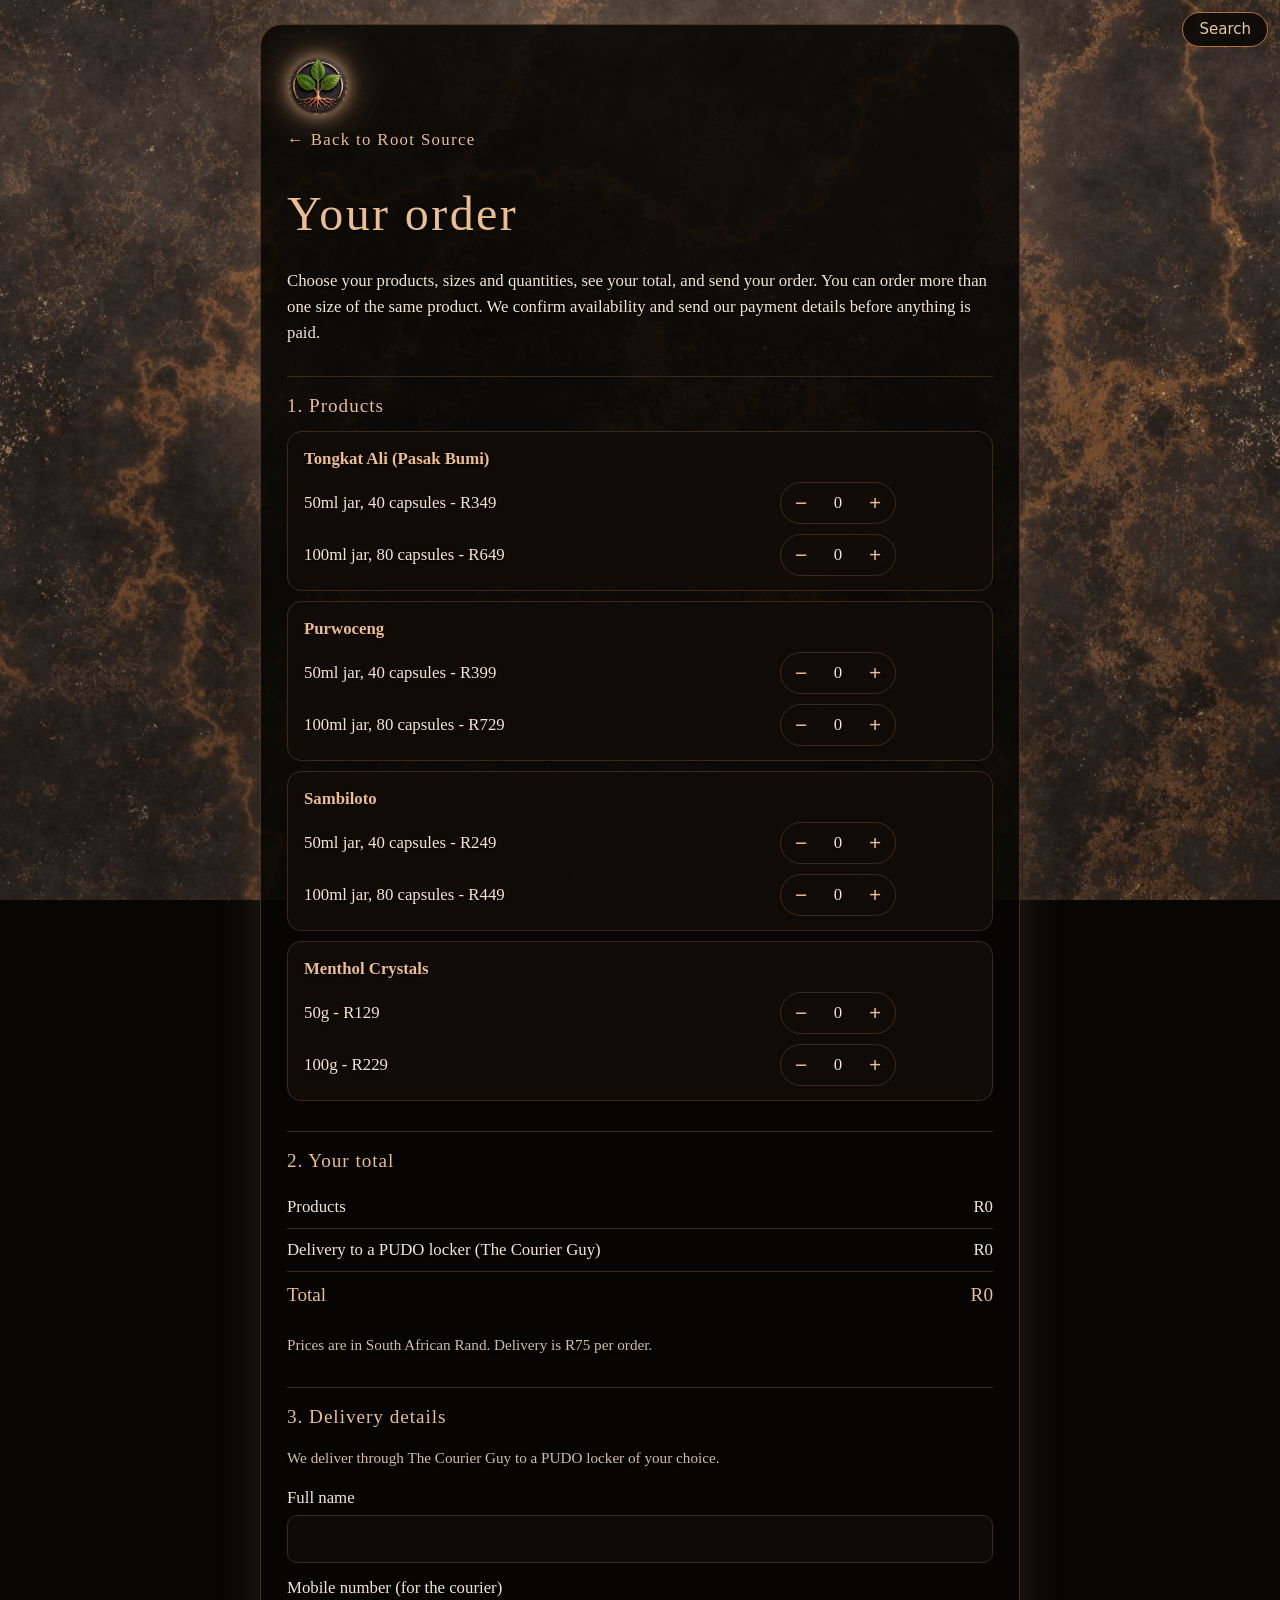
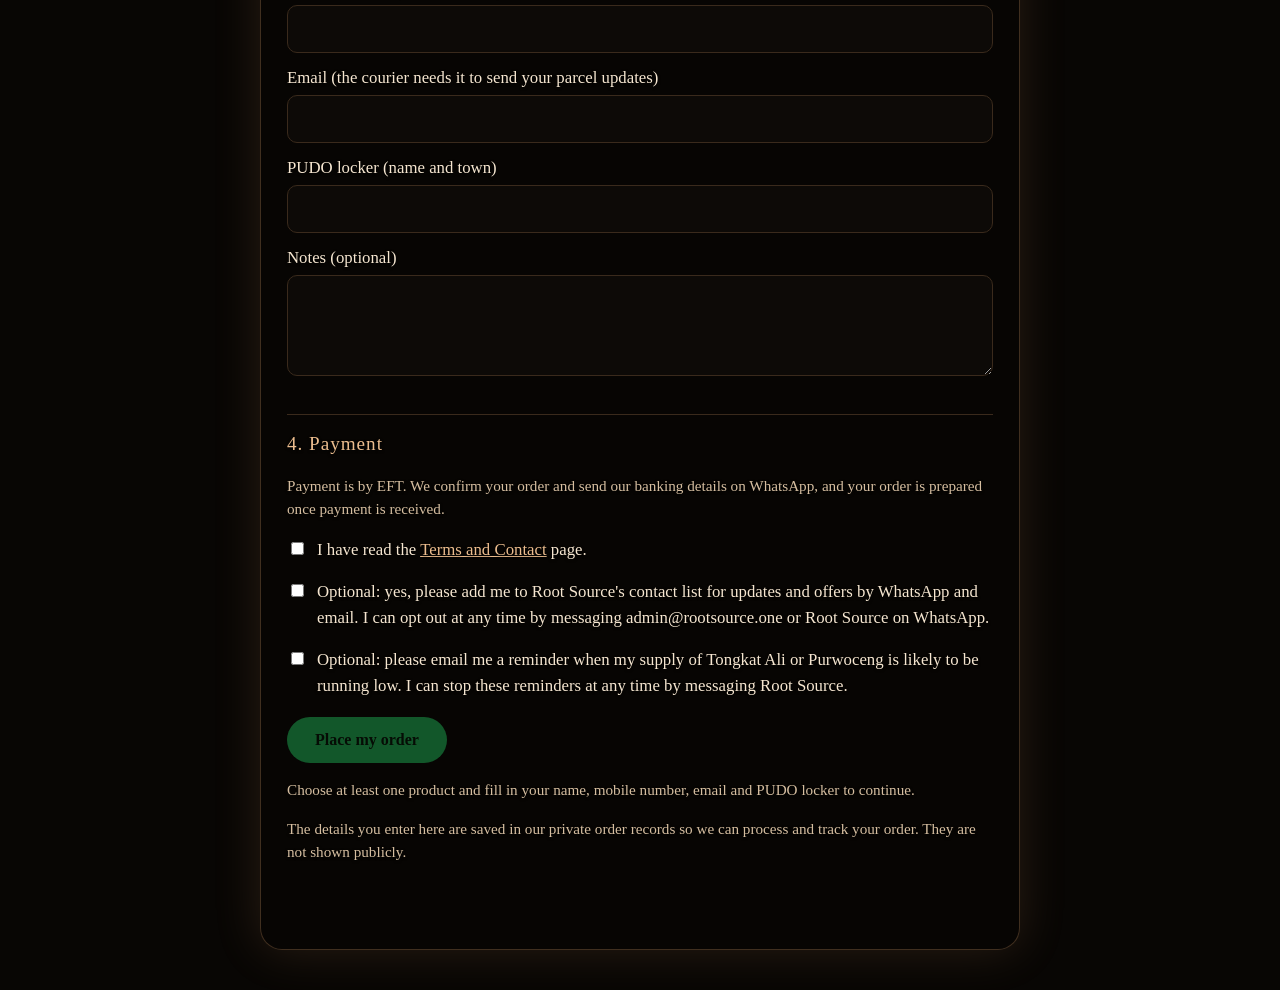
<file: checkout.html>
<!doctype html>
<html lang="en">
<head>
<meta charset="utf-8">
<meta name="viewport" content="width=device-width, initial-scale=1">
<title>Place an order | Root Source</title>
<meta name="robots" content="noindex">
<meta name="description" content="Choose your Root Source products, see your total including delivery, and send your order.">
<link rel="canonical" href="https://rootsource.one/checkout.html">
<link rel="icon" type="image/png" sizes="64x64" href="/favicon.png">
<link rel="apple-touch-icon" href="/apple-touch-icon.png">
<meta name="theme-color" content="#050403">
<style>
:root{--bg:#080604;--card:#120d09;--line:#3a2a1c;--text:#e9e0d4;--muted:#a99a89;--copper:#d79a6a;--hi:#ecbd8e}
*{box-sizing:border-box}
body{margin:0;background:var(--bg);color:var(--text);font-family:Georgia,serif;line-height:1.55;font-size:1.05rem}
main{max-width:760px;margin:0 auto;padding:32px 20px 80px}
a{color:var(--hi)}
.back{display:inline-block;margin-bottom:24px;text-decoration:none;font-family:Cinzel,Georgia,serif;letter-spacing:.08em}
h1,h2{font-family:Cinzel,Georgia,serif;font-weight:500;letter-spacing:.05em;color:var(--hi)}
h1{font-size:clamp(2rem,7vw,3rem);margin:0 0 8px}
h2{font-size:1.2rem;margin:30px 0 10px;padding-top:14px;border-top:1px solid var(--line)}
.note{color:var(--muted);font-size:.95rem}
.row{background:var(--card);border:1px solid var(--line);border-radius:14px;padding:14px 16px;margin:10px 0}
.row b{font-family:Cinzel,Georgia,serif;color:var(--hi)}
.ctl{display:flex;flex-wrap:wrap;gap:10px;align-items:center;margin-top:10px}
.sz{flex:1 1 230px}
.step{display:inline-flex;align-items:center;border:1px solid var(--line);border-radius:999px;overflow:hidden}
.step button{width:40px;height:40px;background:transparent;border:0;color:var(--hi);font-size:1.3rem;cursor:pointer}
.step output{min-width:34px;text-align:center}
.lt{min-width:70px;text-align:right;font-family:Cinzel,Georgia,serif;color:var(--hi)}
table{width:100%;border-collapse:collapse}
td{padding:8px 0;border-bottom:1px solid var(--line)}
td:last-child{text-align:right}
tr.tot td{font-family:Cinzel,Georgia,serif;color:var(--hi);font-size:1.2rem;border-bottom:0}
label{display:block;margin:12px 0 4px}
input,textarea{background:#0d0a07;color:var(--text);border:1px solid var(--line);border-radius:10px;padding:10px 12px;font:inherit;max-width:100%}
input[type=text],input[type=tel],input[type=email],textarea{width:100%}
.chk{display:flex;gap:10px;align-items:flex-start;margin-top:16px}
.chk input{margin-top:5px}
.btn{display:inline-block;margin-top:18px;padding:14px 28px;border-radius:999px;border:0;background:#25d366;color:#04170a;font-weight:600;font-family:Cinzel,Georgia,serif;font-size:1rem;cursor:pointer;text-decoration:none}
.btn[disabled]{opacity:.4;cursor:not-allowed}
.hp{position:absolute;left:-9999px;top:auto;width:1px;height:1px;overflow:hidden}
#done{display:none;border-color:var(--copper)}

/* design: rock backdrop, glow, readability */
:root{--text:#f6e6d0;--muted:#d6bea0}
body{background:#080604!important;text-shadow:0 1px 3px rgba(0,0,0,.8)}
body::before{content:"";position:fixed;inset:0;z-index:-1;background:linear-gradient(rgba(5,4,3,.18),rgba(5,4,3,.42)),url(/bg-rock.jpg) center/cover no-repeat}
main{background:rgba(8,6,4,.86);border:1px solid rgba(215,154,106,.28);border-radius:22px;margin:24px auto 40px;box-shadow:0 0 48px rgba(215,154,106,.16);padding:30px 26px 70px!important}
@media(max-width:600px){main{margin:12px 10px 30px;padding:24px 16px 56px!important;border-radius:16px}}
.pglogo{display:block;width:62px;height:62px;margin:0 0 10px;border-radius:50%;filter:drop-shadow(0 0 8px rgba(236,189,142,.8)) drop-shadow(0 0 20px rgba(215,154,106,.5))}
details,.glance div,.row,.contact div{background:rgba(18,13,9,.9)}
</style>
</head>
<body>
<main>
<img class="pglogo" src="/logo-mark.png" width="62" height="62" alt="Root Source logo">
<a class="back" href="/">&larr; Back to Root Source</a>
<h1>Your order</h1>
<p>Choose your products, sizes and quantities, see your total, and send your order. You can order more than one size of the same product. We confirm availability and send our payment details before anything is paid.</p>

<h2>1. Products</h2>
<div id="items"></div>

<h2>2. Your total</h2>
<table>
<tr><td>Products</td><td id="sub">R0</td></tr>
<tr><td>Delivery to a PUDO locker (The Courier Guy)</td><td id="del">R0</td></tr>
<tr class="tot"><td>Total</td><td id="tot">R0</td></tr>
</table>
<p class="note">Prices are in South African Rand. Delivery is R75 per order.</p>

<h2>3. Delivery details</h2>
<p class="note">We deliver through The Courier Guy to a PUDO locker of your choice.</p>
<label for="nm">Full name</label>
<input type="text" id="nm" autocomplete="name">
<label for="ph">Mobile number (for the courier)</label>
<input type="tel" id="ph" autocomplete="tel">
<label for="em">Email (the courier needs it to send your parcel updates)</label>
<input type="email" id="em" autocomplete="email">
<label for="lk">PUDO locker (name and town)</label>
<input type="text" id="lk">
<label for="nt">Notes (optional)</label>
<textarea id="nt" rows="3"></textarea>
<div class="hp" aria-hidden="true"><label for="hp">Leave this empty</label><input type="text" id="hp" tabindex="-1" autocomplete="off"></div>

<h2>4. Payment</h2>
<div id="payopt"></div>
<div class="chk"><input type="checkbox" id="tc"><label for="tc" style="margin:0">I have read the <a href="terms.html" target="_blank" rel="noopener">Terms and Contact</a> page.</label></div>
<div class="chk"><input type="checkbox" id="mk"><label for="mk" style="margin:0">Optional: yes, please add me to Root Source's contact list for updates and offers by WhatsApp and email. I can opt out at any time by messaging admin@rootsource.one or Root Source on WhatsApp.</label></div>

<div class="chk"><input type="checkbox" id="rm"><label for="rm" style="margin:0">Optional: please email me a reminder when my supply of Tongkat Ali or Purwoceng is likely to be running low. I can stop these reminders at any time by messaging Root Source.</label></div>

<button type="button" class="btn" id="send" disabled>Place my order</button>
<p class="note" id="hint">Choose at least one product and fill in your name, mobile number, email and PUDO locker to continue.</p>
<p class="note">The details you enter here are saved in our private order records so we can process and track your order. They are not shown publicly.</p>

<div class="row" id="done">
<b id="dt"></b>
<p id="dp"></p>
<a class="btn" id="wa" target="_blank" rel="noopener">Open WhatsApp and send your order</a>
<p class="note" id="dn"></p>
<p class="note"><a href="#" id="savecard">Save Root Source to your contacts</a> so our replies and updates reach you on WhatsApp.</p>
</div>
</main>
<script>
var ORDER_URL = "https://script.google.com/macros/s/AKfycbzqDvYb1aQErl4dzL_AihQr3plLnCRzkJFErzjnndON1HhMEcq2R0URDkkKC3d1ORuZTQ/exec";
var CARD_ENABLED = false;
var DELIVERY = 75;
var WHATSAPP = "27687344919";
var P = [
  {id:"tongkat", name:"Tongkat Ali (Pasak Bumi)", sizes:[{l:"50ml jar, 40 capsules", p:349},{l:"100ml jar, 80 capsules", p:649}]},
  {id:"purwoceng", name:"Purwoceng", sizes:[{l:"50ml jar, 40 capsules", p:399},{l:"100ml jar, 80 capsules", p:729}]},
  {id:"sambiloto", name:"Sambiloto", sizes:[{l:"50ml jar, 40 capsules", p:249},{l:"100ml jar, 80 capsules", p:449}]},
  {id:"menthol", name:"Menthol Crystals", sizes:[{l:"50g", p:129},{l:"100g", p:229}]}
];
var st = {};
P.forEach(function(p){ st[p.id] = p.sizes.map(function(){ return 0; }); });

function R(n){ return "R" + n; }
function z(n){ return (n < 10 ? "0" : "") + n; }
function val(id){ return document.getElementById(id).value.replace(/^\s+|\s+$/g, ""); }
function initials(name){
  var w = name.split(/\s+/).filter(function(x){ return x; });
  return w.length ? (w[0].charAt(0) + (w.length > 1 ? w[w.length - 1].charAt(0) : "")).toUpperCase() : "";
}

function subtotal(){
  var sub = 0;
  P.forEach(function(p){ p.sizes.forEach(function(s, i){ sub += st[p.id][i] * s.p; }); });
  return sub;
}
function totals(){
  var sub = subtotal();
  var del = sub > 0 ? DELIVERY : 0;
  document.getElementById("sub").textContent = R(sub);
  document.getElementById("del").textContent = R(del);
  document.getElementById("tot").textContent = R(sub + del);
  return sub;
}
function check(){
  var sub = totals();
  var ok = sub > 0 && val("nm") && val("ph") && val("lk") && /^\S+@\S+\.\S+$/.test(val("em")) && document.getElementById("tc").checked;
  document.getElementById("send").disabled = !ok;
  document.getElementById("hint").style.display = ok ? "none" : "block";
}
function render(){
  var h = "";
  P.forEach(function(p){
    h += '<div class="row"><b>' + p.name + '</b>';
    p.sizes.forEach(function(s, i){
      var q = st[p.id][i];
      h += '<div class="ctl"><span class="sz">' + s.l + ' - R' + s.p + '</span>';
      h += '<div class="step"><button type="button" data-id="' + p.id + '" data-i="' + i + '" data-k="dec" aria-label="Fewer">&minus;</button><output>' + q + '</output><button type="button" data-id="' + p.id + '" data-i="' + i + '" data-k="inc" aria-label="More">+</button></div>';
      h += '<span class="lt">' + (q ? R(q * s.p) : '') + '</span></div>';
    });
    h += '</div>';
  });
  document.getElementById("items").innerHTML = h;
  check();
}

(function(){
  var h = '<p class="note">Payment is by EFT. We confirm your order and send our banking details on WhatsApp, and your order is prepared once payment is received.</p>';
  if (CARD_ENABLED) {
    h = '<div class="chk" style="margin-top:0"><input type="radio" name="pay" id="pe" checked><label for="pe" style="margin:0">EFT (we send you our banking details)</label></div><div class="chk"><input type="radio" name="pay" id="pc"><label for="pc" style="margin:0">Card (we send you a secure payment link)</label></div>';
  }
  document.getElementById("payopt").innerHTML = h;
})();

document.getElementById("items").addEventListener("click", function(e){
  var b = e.target.closest("button");
  if (!b) return;
  var id = b.getAttribute("data-id");
  var i = parseInt(b.getAttribute("data-i"), 10);
  if (b.getAttribute("data-k") === "inc" && st[id][i] < 20) st[id][i]++;
  if (b.getAttribute("data-k") === "dec" && st[id][i] > 0) st[id][i]--;
  render();
});
["nm", "ph", "em", "lk", "nt", "tc"].forEach(function(id){
  document.getElementById(id).addEventListener("input", check);
  document.getElementById(id).addEventListener("change", check);
});

function lineList(){
  var lines = [], sub = 0, items = [];
  P.forEach(function(p){
    p.sizes.forEach(function(s, i){
      var q = st[p.id][i];
      if (q > 0) { sub += q * s.p; lines.push("- " + q + " x " + p.name + " (" + s.l + ") = " + R(q * s.p)); items.push({id:p.id, size:i, qty:q}); }
    });
  });
  return {lines:lines, sub:sub, items:items};
}

function showDone(orderNo, ref, L, pay, mk){
  var d = new Date();
  var today = z(d.getDate()) + "/" + z(d.getMonth() + 1) + "/" + d.getFullYear();
  var msg = "Hi Root Source, I'd like to confirm my order" + (orderNo ? " " + orderNo : "") + " (reference " + ref + "):\n\n" + L.lines.join("\n") +
    "\n\nProducts: " + R(L.sub) + "\nDelivery to a PUDO locker (The Courier Guy): " + R(DELIVERY) + "\nTotal: " + R(L.sub + DELIVERY) +
    "\n\nName: " + val("nm") + "\nMobile: " + val("ph") + "\nEmail: " + val("em") +
    "\nPUDO locker: " + val("lk") + (val("nt") ? "\nNotes: " + val("nt") : "") +
    "\nPayment: " + (pay === "Card" ? "Card (please send me a secure payment link)" : "EFT") +
    "\nUpdates and offers: " + (mk ? "YES, please add me to your contact list for updates and offers (agreed on " + today + ")" : "No") +
    "\n\nI will quote reference " + ref + " with my payment.";
  document.getElementById("wa").href = "https://wa.me/" + WHATSAPP + "?text=" + encodeURIComponent(msg);
  document.getElementById("dt").textContent = orderNo ? "Order " + orderNo + " received" : "Your order is ready to send";
  document.getElementById("dp").textContent = pay === "Card" ? "Your order reference: " + ref + ". We will send you a secure payment link." : "Your reference for payment: " + ref + ". Please quote it with your EFT payment.";
  document.getElementById("dn").textContent = "Press the green button to send your order to us on WhatsApp. We confirm availability and send our payment details there.";
  document.getElementById("done").style.display = "block";
  document.getElementById("done").scrollIntoView({behavior:"smooth"});
}

document.getElementById("send").addEventListener("click", function(){
  var L = lineList();
  if (!L.sub) return;
  var btn = this;
  btn.disabled = true;
  btn.textContent = "Sending your order...";
  var mk = document.getElementById("mk").checked;
  var pay = (CARD_ENABLED && document.getElementById("pc") && document.getElementById("pc").checked) ? "Card" : "EFT";
  function local(){
    var d = new Date();
    var ref = "RS-" + initials(val("nm")) + "-" + z(d.getDate()) + z(d.getMonth() + 1) + "-" + z(d.getHours()) + z(d.getMinutes());
    showDone("", ref, L, pay, mk);
    btn.textContent = "Order ready to send";
  }
  if (!ORDER_URL) { local(); return; }
  var payload = {name:val("nm"), mobile:val("ph"), email:val("em"), locker:val("lk"), notes:val("nt"), marketing:mk, reminders:document.getElementById("rm").checked, payment:pay, items:L.items, website:val("hp")};
  fetch(ORDER_URL, {method:"POST", headers:{"Content-Type":"text/plain;charset=utf-8"}, body:JSON.stringify(payload)})
    .then(function(r){ return r.json(); })
    .then(function(res){
      if (res && res.ok) { showDone(res.orderNo, res.ref, L, pay, mk); btn.textContent = "Order placed"; }
      else { local(); }
    })
    .catch(local);
});

document.getElementById("savecard").addEventListener("click", function(e){
  e.preventDefault();
  var v = "BEGIN:VCARD\r\nVERSION:3.0\r\nFN:Root Source\r\nORG:Root Source (Pty) Ltd\r\nTEL;TYPE=CELL:+27687344919\r\nEMAIL:admin@rootsource.one\r\nURL:https://rootsource.one\r\nEND:VCARD\r\n";
  var b = new Blob([v], {type:"text/vcard"});
  var a = document.createElement("a");
  a.href = URL.createObjectURL(b);
  a.download = "Root-Source.vcf";
  document.body.appendChild(a); a.click(); document.body.removeChild(a);
});

(function(){ var m = location.search.match(/[?&]add=([a-z]+)&size=(\d+)&qty=(\d+)/); if (m && st[m[1]] && st[m[1]][+m[2]] !== undefined) { st[m[1]][+m[2]] = Math.min(+m[3], 20); } })();
render();
</script>
<script src="/search.js?v=1" defer></script>
</body>
</html>
</file>
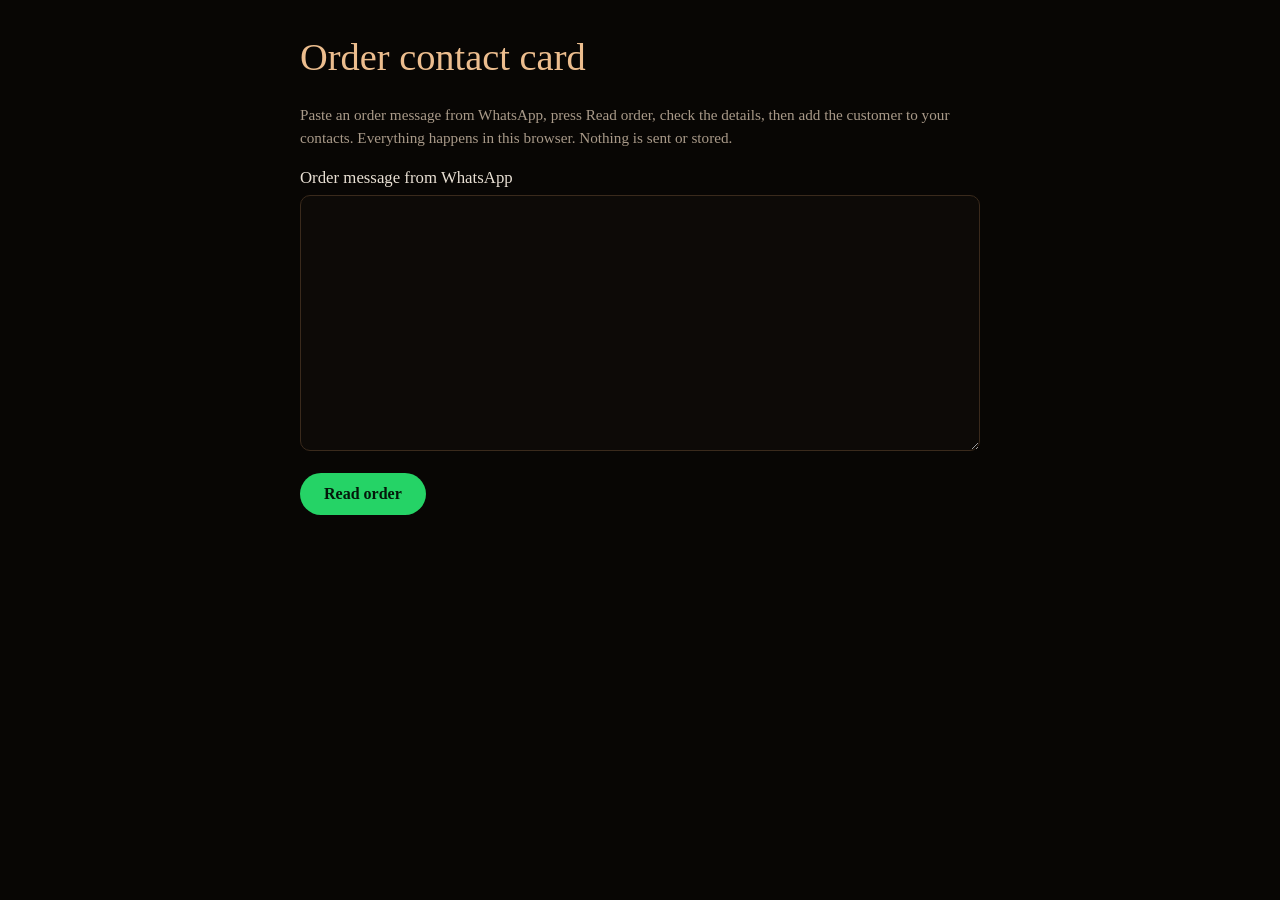
<file: contact-card.html>
<!doctype html>
<html lang="en">
<head>
<meta charset="utf-8">
<meta name="viewport" content="width=device-width, initial-scale=1">
<title>Order contact card | Root Source</title>
<meta name="robots" content="noindex, nofollow">
<style>
:root{--bg:#080604;--card:#120d09;--line:#3a2a1c;--text:#e9e0d4;--muted:#a99a89;--hi:#ecbd8e}
*{box-sizing:border-box}
body{margin:0;background:var(--bg);color:var(--text);font-family:Georgia,serif;line-height:1.55;font-size:1.05rem}
main{max-width:720px;margin:0 auto;padding:28px 20px 80px}
h1{font-family:Cinzel,Georgia,serif;font-weight:500;color:var(--hi);font-size:clamp(1.8rem,6vw,2.4rem);margin:0 0 8px}
.note{color:var(--muted);font-size:.95rem}
label{display:block;margin:14px 0 4px}
textarea,input{width:100%;background:#0d0a07;color:var(--text);border:1px solid var(--line);border-radius:10px;padding:10px 12px;font:inherit}
.btn{display:inline-block;margin:14px 10px 0 0;padding:12px 24px;border-radius:999px;border:0;background:#25d366;color:#04170a;font-weight:600;font-family:Cinzel,Georgia,serif;font-size:1rem;cursor:pointer}
.btn.alt{background:transparent;border:1px solid var(--hi);color:var(--hi)}
#out{display:none;margin-top:18px;background:var(--card);border:1px solid var(--line);border-radius:14px;padding:6px 16px 18px}
</style>
</head>
<body>
<main>
<h1>Order contact card</h1>
<p class="note">Paste an order message from WhatsApp, press Read order, check the details, then add the customer to your contacts. Everything happens in this browser. Nothing is sent or stored.</p>
<label for="src">Order message from WhatsApp</label>
<textarea id="src" rows="9"></textarea>
<button type="button" class="btn" id="read">Read order</button>

<div id="out">
<label for="fn">Contact name (shown in your contacts and WhatsApp)</label>
<input type="text" id="fn">
<label for="tel">Mobile number</label>
<input type="text" id="tel">
<label for="eml">Email</label>
<input type="text" id="eml">
<label for="nte">Contact note</label>
<textarea id="nte" rows="4"></textarea>
<button type="button" class="btn" id="save">Add contact (download card)</button>
<button type="button" class="btn alt" id="copy">Copy contact name</button>
<p class="note" id="msg"></p>
<p class="note">Open the downloaded card on your phone and choose Save or Add to contacts. On a computer, double-click it to open it in your contacts program.</p>
</div>
</main>
<script>
function g(t, re){ var m = t.match(re); return m ? m[1].replace(/^\s+|\s+$/g, "") : ""; }
function intl(n){
  var d = n.replace(/[^0-9+]/g, "");
  if (d.charAt(0) === "+") return d;
  if (d.indexOf("27") === 0) return "+" + d;
  if (d.charAt(0) === "0") return "+27" + d.slice(1);
  return d;
}
function esc(s){ return s.replace(/\\/g, "\\\\").replace(/;/g, "\\;").replace(/,/g, "\\,").replace(/\r?\n/g, "\\n"); }

document.getElementById("read").addEventListener("click", function(){
  var t = document.getElementById("src").value;
  var name = g(t, /^Name:\s*(.+)$/mi);
  var ref = g(t, /reference\s+(RS-[A-Z0-9\-]+)/i);
  var locker = g(t, /^PUDO locker:\s*(.+)$/mi);
  var agreed = g(t, /agreed on\s+([0-9\/]+)/i);
  var mk = /Updates and offers:\s*YES/i.test(t);
  document.getElementById("fn").value = name ? (name + (ref ? " - " + ref : "")) : "";
  document.getElementById("tel").value = intl(g(t, /^Mobile:\s*(.+)$/mi));
  document.getElementById("eml").value = g(t, /^Email:\s*(.+)$/mi);
  document.getElementById("nte").value = "Root Source order " + (ref || "") + (locker ? ". PUDO locker: " + locker : "") + ". Marketing messages: " + (mk ? "YES (agreed " + (agreed || "date not shown") + ")" : "No");
  document.getElementById("out").style.display = "block";
  document.getElementById("msg").textContent = name ? "" : "I could not find a name in that message. Please check it was pasted in full.";
});

document.getElementById("save").addEventListener("click", function(){
  var fn = document.getElementById("fn").value.replace(/^\s+|\s+$/g, "");
  if (!fn) { document.getElementById("msg").textContent = "Please enter a contact name first."; return; }
  var tel = document.getElementById("tel").value.replace(/^\s+|\s+$/g, "");
  var eml = document.getElementById("eml").value.replace(/^\s+|\s+$/g, "");
  var nte = document.getElementById("nte").value;
  var v = "BEGIN:VCARD\r\nVERSION:3.0\r\nFN:" + esc(fn) + "\r\nN:;" + esc(fn) + ";;;\r\nORG:Root Source customer\r\n" +
    (tel ? "TEL;TYPE=CELL:" + tel + "\r\n" : "") + (eml ? "EMAIL:" + esc(eml) + "\r\n" : "") +
    "NOTE:" + esc(nte) + "\r\nEND:VCARD\r\n";
  var b = new Blob([v], {type: "text/vcard"});
  var a = document.createElement("a");
  a.href = URL.createObjectURL(b);
  a.download = fn.replace(/[^A-Za-z0-9 _\-]/g, "").replace(/\s+/g, "-") + ".vcf";
  document.body.appendChild(a); a.click(); document.body.removeChild(a);
  document.getElementById("msg").textContent = "Card downloaded. Open it to save the contact.";
});

document.getElementById("copy").addEventListener("click", function(){
  var fn = document.getElementById("fn").value;
  if (navigator.clipboard) { navigator.clipboard.writeText(fn); document.getElementById("msg").textContent = "Name copied."; }
});
</script>
</body>
</html>
</file>
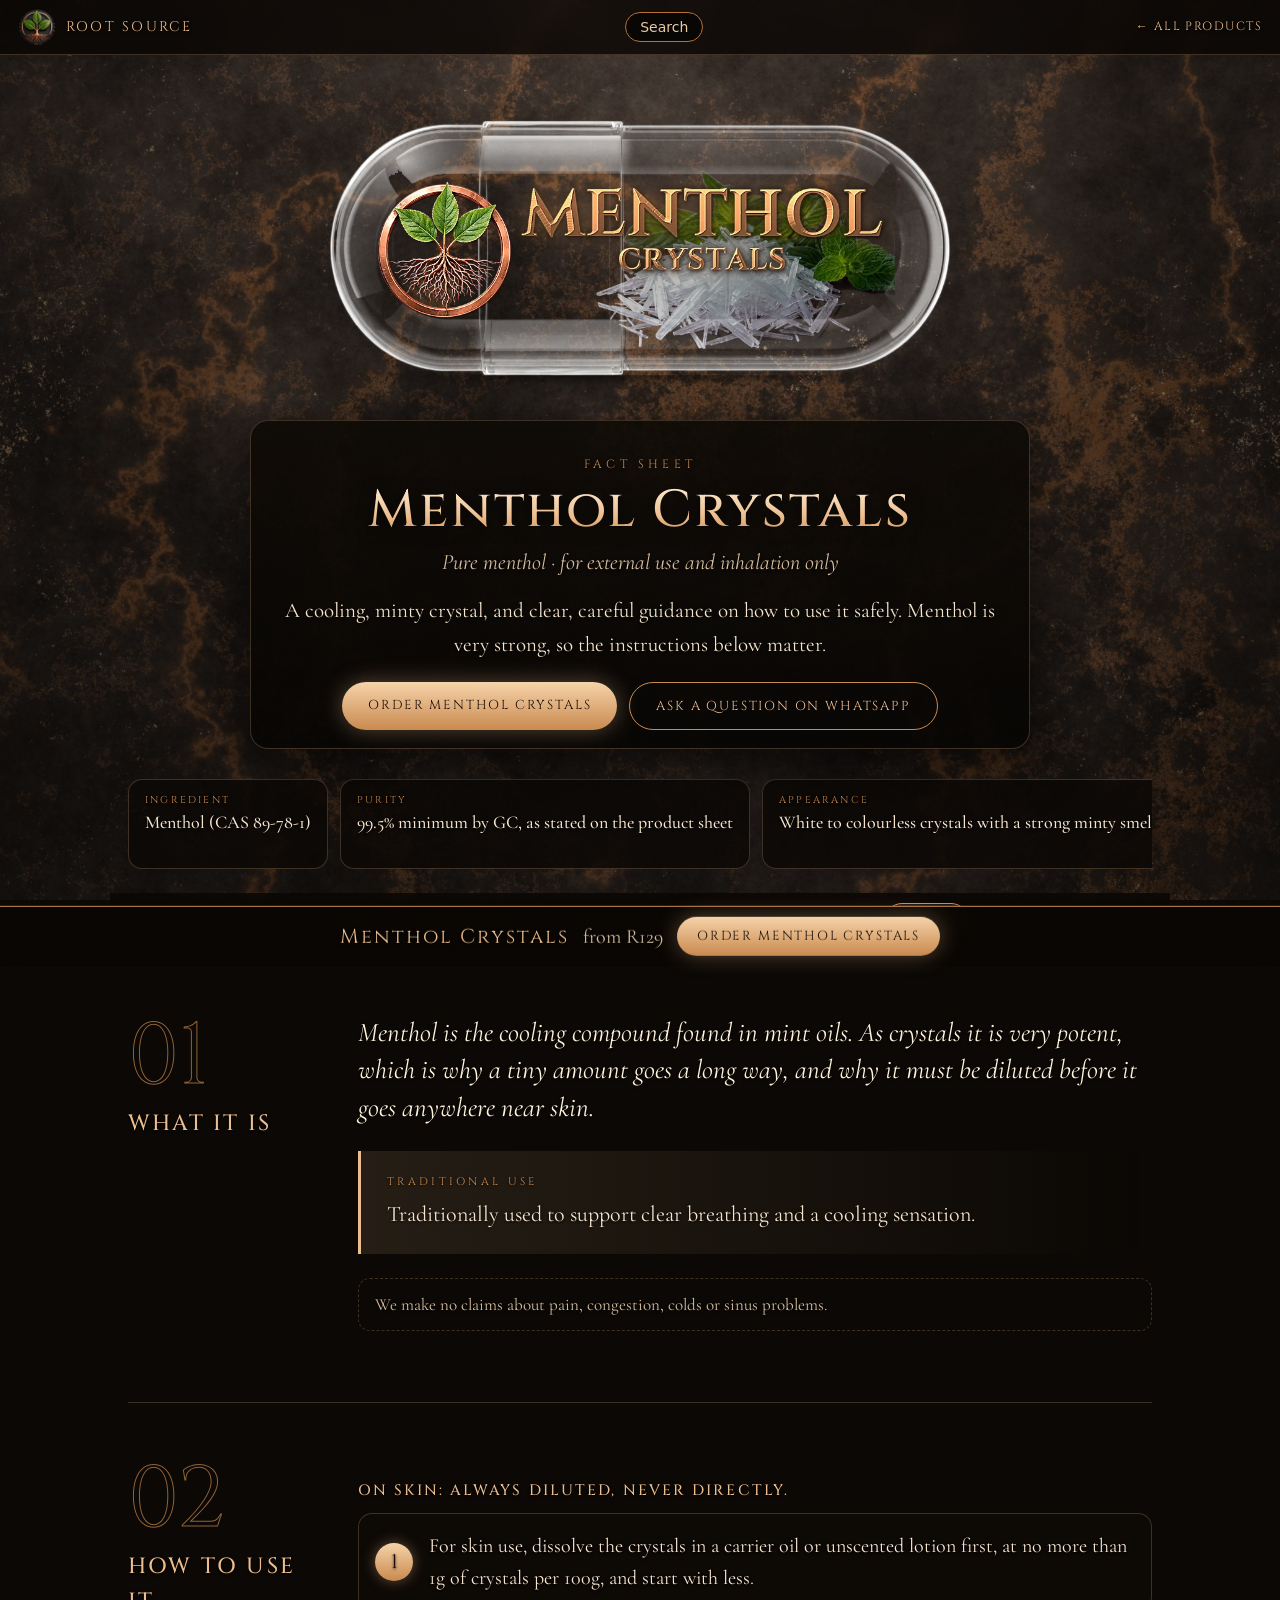
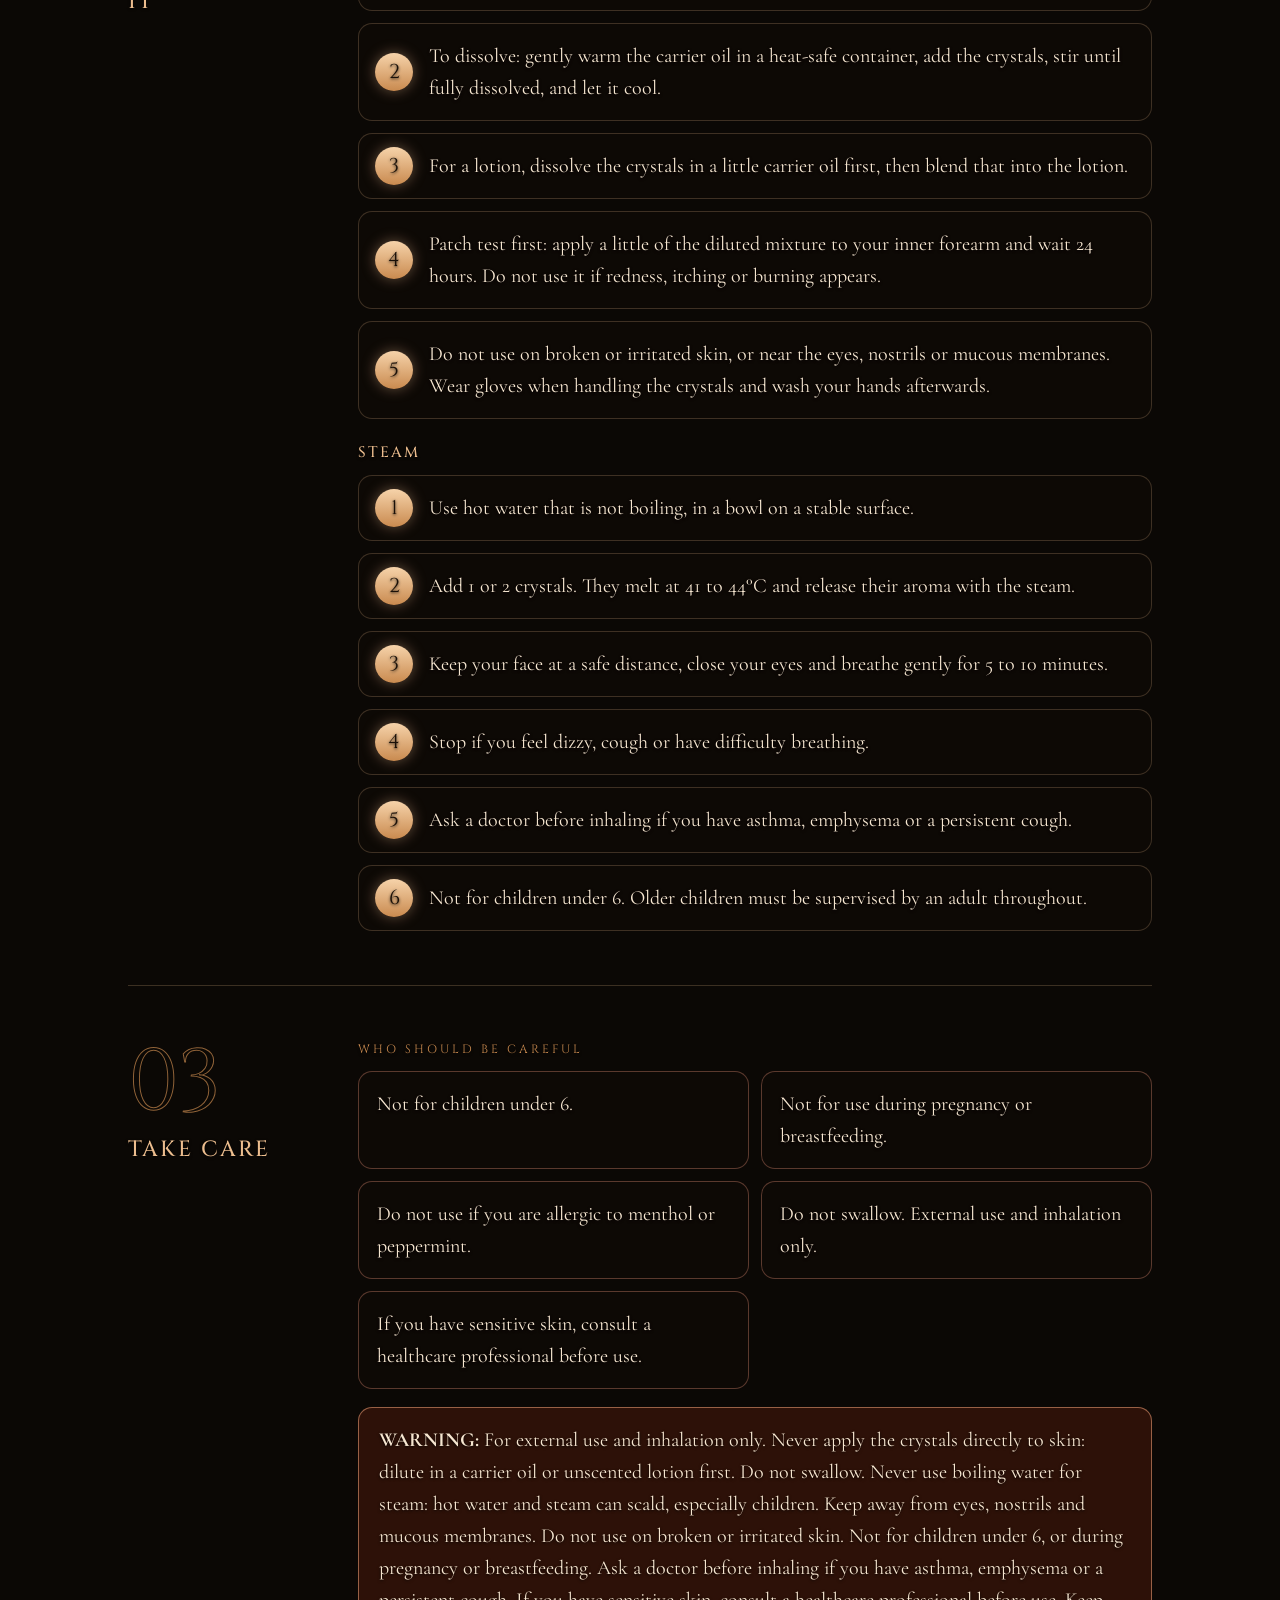
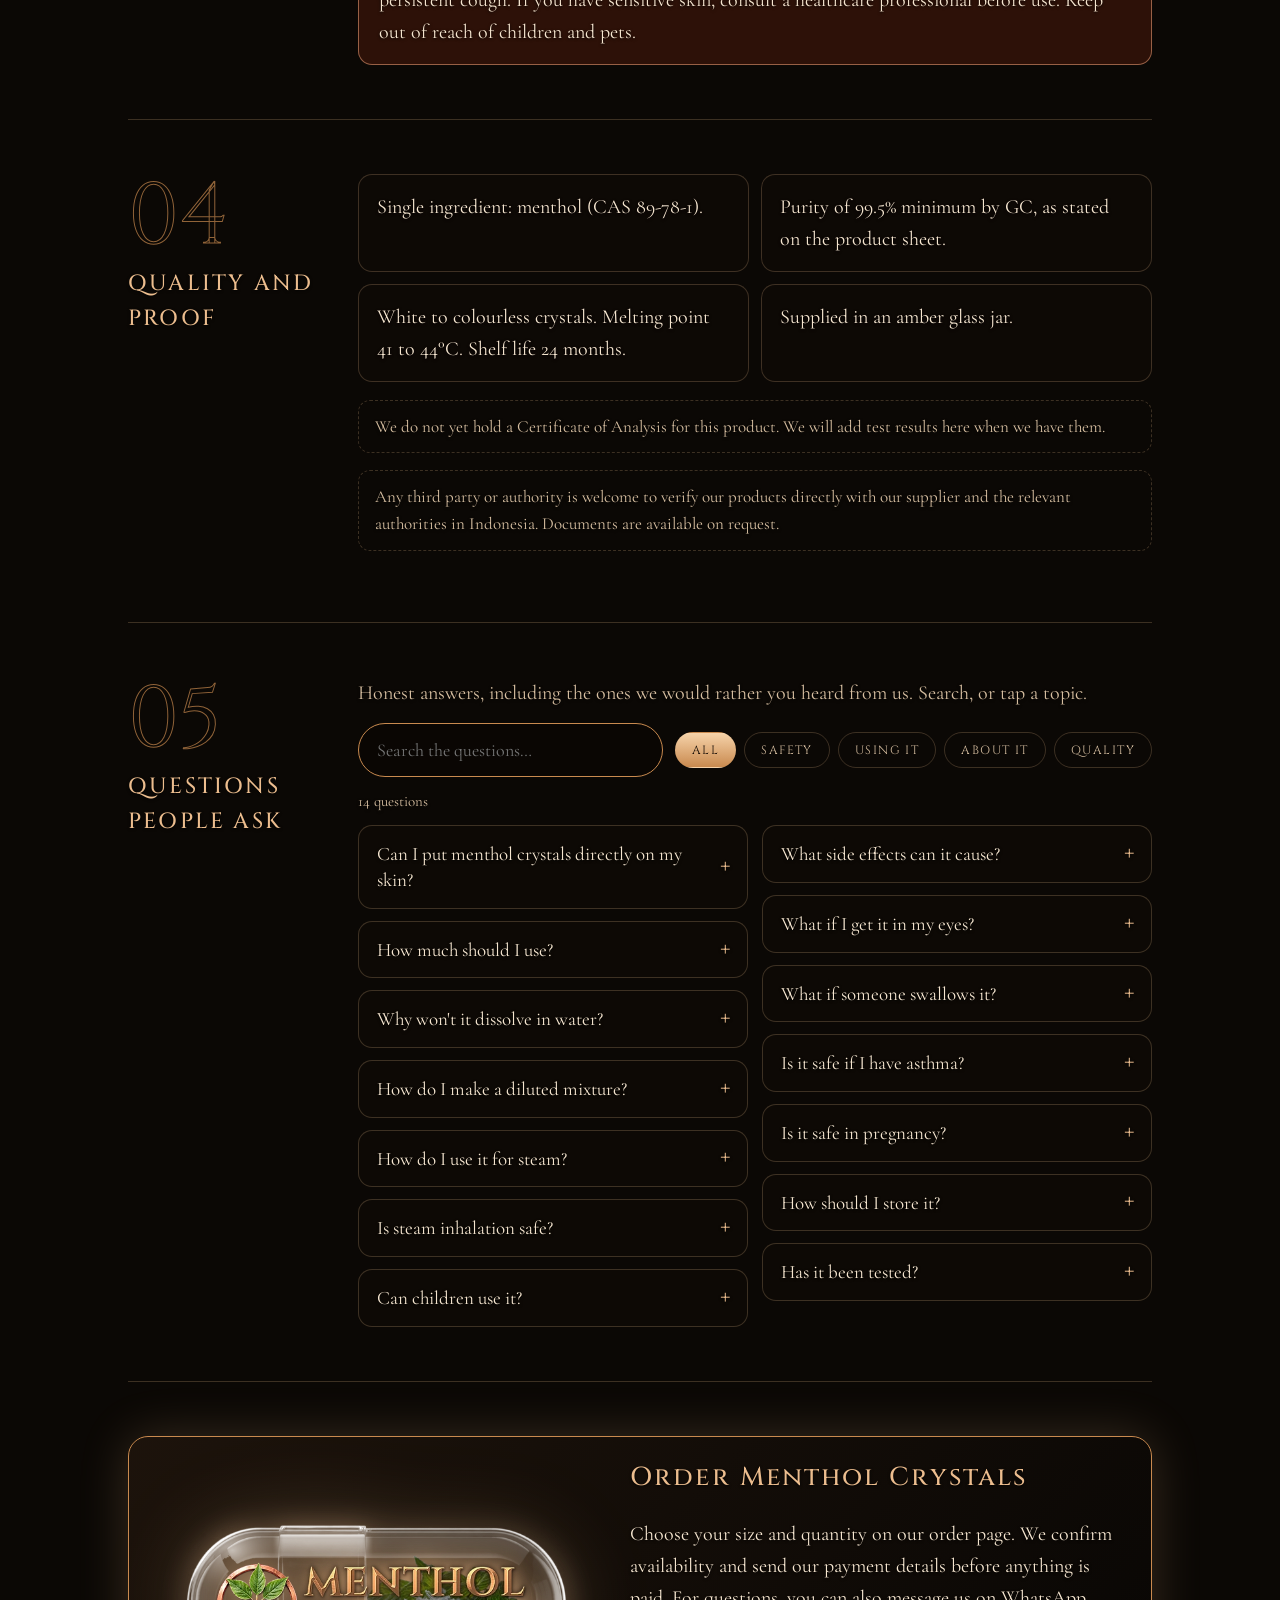
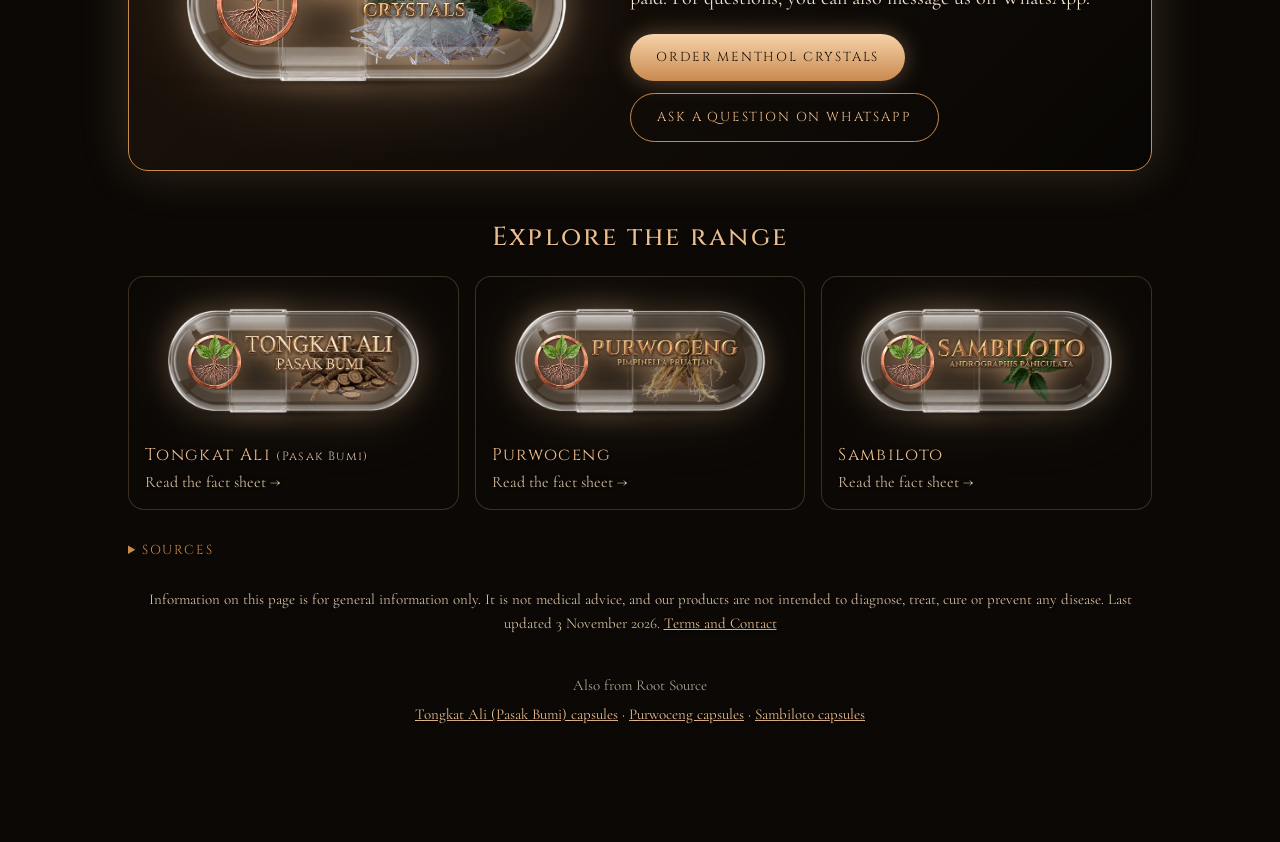
<file: menthol.html>
<!doctype html>
<html lang="en">
<head>
<meta charset="utf-8">
<meta name="viewport" content="width=device-width, initial-scale=1">
<title>Menthol Crystals fact sheet | Root Source</title>
<meta name="description" content="Fact sheet and frequently asked questions for Root Source Menthol Crystals: what they are, how to dilute them safely for skin use, steam aroma, who should be careful, and storage.">
<link rel="canonical" href="https://rootsource.one/menthol.html">
<link rel="icon" type="image/png" sizes="64x64" href="/favicon.png">
<link rel="apple-touch-icon" href="/apple-touch-icon.png">
<meta name="theme-color" content="#050403">
<meta property="og:locale" content="en_ZA">
<meta property="og:image" content="https://rootsource.one/menthol-og.jpg">
<meta property="og:image:width" content="1200">
<meta property="og:image:height" content="630">
<meta property="og:image:alt" content="Root Source Menthol Crystals: menthol crystals and mint leaves on dark volcanic rock">
<meta name="twitter:card" content="summary_large_image">
<meta name="twitter:title" content="Menthol Crystals fact sheet | Root Source">
<meta name="twitter:description" content="Fact sheet and frequently asked questions for Root Source Menthol Crystals: what they are, how to dilute them safely for skin use, steam aroma, who should be careful, and storage.">
<meta name="twitter:image" content="https://rootsource.one/menthol-og.jpg">
<script type="application/ld+json">{"@context":"https://schema.org","@type":"Product","name":"Menthol Crystals","description":"Menthol crystals, purity 99.5% minimum by GC, supplied in 50g and 100g.","image":"https://rootsource.one/menthol-og.jpg","brand":{"@type":"Brand","name":"Root Source"},"url":"https://rootsource.one/menthol.html","offers":{"@type":"AggregateOffer","priceCurrency":"ZAR","lowPrice":129,"highPrice":229,"offerCount":2,"seller":{"@id":"https://rootsource.one/#org"}}}</script>
<meta property="og:type" content="article">
<meta property="og:site_name" content="Root Source">
<meta property="og:title" content="Menthol Crystals fact sheet | Root Source">
<meta property="og:description" content="How to use Root Source Menthol Crystals safely: dilution, steam aroma, cautions and storage.">
<meta property="og:url" content="https://rootsource.one/menthol.html">


<body>
<link rel="preconnect" href="https://fonts.googleapis.com">
<link rel="preconnect" href="https://fonts.gstatic.com" crossorigin>
<link href="https://fonts.googleapis.com/css2?family=Cinzel:wght@400;500;600&family=Cormorant+Garamond:ital,wght@0,400;0,500;0,600;1,400&display=swap" rel="stylesheet">
<link rel="stylesheet" href="/sheet.css?v=9">
<link rel="preload" as="image" href="/menthol-hero.webp?v=21" type="image/webp">
<script>document.documentElement.className="js"</script>
</head>
<body>
<div class="progress" aria-hidden="true"><i></i></div>
<header class="topbar"><a class="tb-brand" href="/"><img src="/logo-mark.png" width="38" height="38" alt=""><span>Root Source</span></a>
<a class="tb-back" href="/#products">&larr; All products</a></header>
<main>
<section class="hero2">
<figure class="himg"><img src="/menthol-hero.webp?v=21" width="1200" height="540" alt="Root Source Menthol Crystals: menthol crystals and mint leaves on dark volcanic rock" fetchpriority="high"></figure>
<div class="tblock">
<p class="eyebrow">Fact sheet</p>
<h1>Menthol Crystals</h1>
<p class="sub">Pure menthol &middot; for external use and inhalation only</p>
<p class="lead">A cooling, minty crystal, and clear, careful guidance on how to use it safely. Menthol is very strong, so the instructions below matter.</p>
<div class="cta"><a class="btn go" href="checkout.html?add=menthol&size=0&qty=1">Order Menthol Crystals</a> <a class="btn ghost" href="https://wa.me/27687344919?text=Hi%20Root%20Source" target="_blank" rel="noopener">Ask a question on WhatsApp</a></div>
</div>
<div class="chips"><div class="chip"><span>Ingredient</span><b>Menthol (CAS 89-78-1)</b></div><div class="chip"><span>Purity</span><b>99.5% minimum by GC, as stated on the product sheet</b></div><div class="chip"><span>Appearance</span><b>White to colourless crystals with a strong minty smell</b></div><div class="chip"><span>Melting point</span><b>41 to 44&deg;C</b></div><div class="chip"><span>Pack and shelf life</span><b>Amber glass jar<br>24 months</b></div><div class="chip"><span>Sizes</span><b>50g (R129)<br>100g (R229)</b></div></div>
</section>
<nav class="chnav" aria-label="On this page"><a href="#story">Story</a><a href="#how">How to use it</a><a href="#care">Take care</a><a href="#proof">Proof</a><a href="#faq">Questions</a><a href="#order">Order</a></nav>
<section class="ch rv" id="story">
<div class="chead"><span class="num">01</span><h2>What it is</h2></div>
<div class="cbody">
<p class="pull">Menthol is the cooling compound found in mint oils. As crystals it is very potent, which is why a tiny amount goes a long way, and why it must be diluted before it goes anywhere near skin.</p>

<blockquote class="trad2"><span>Traditional use</span>Traditionally used to support clear breathing and a cooling sensation.</blockquote>
<p class="note">We make no claims about pain, congestion, colds or sinus problems.</p>

</div>
</section>
<section class="ch rv" id="how">
<div class="chead"><span class="num">02</span><h2>How to use it</h2></div>
<div class="cbody"><h3 class="sub3">On skin: always diluted, never directly.</h3><ol class="steps"><li>For skin use, dissolve the crystals in a carrier oil or unscented lotion first, at no more than 1g of crystals per 100g, and start with less.</li><li>To dissolve: gently warm the carrier oil in a heat-safe container, add the crystals, stir until fully dissolved, and let it cool.</li><li>For a lotion, dissolve the crystals in a little carrier oil first, then blend that into the lotion.</li><li>Patch test first: apply a little of the diluted mixture to your inner forearm and wait 24 hours. Do not use it if redness, itching or burning appears.</li><li>Do not use on broken or irritated skin, or near the eyes, nostrils or mucous membranes. Wear gloves when handling the crystals and wash your hands afterwards.</li></ol><h3 class="sub3">Steam</h3><ul class="steps"><li>Use hot water that is not boiling, in a bowl on a stable surface.</li><li>Add 1 or 2 crystals. They melt at 41 to 44&deg;C and release their aroma with the steam.</li><li>Keep your face at a safe distance, close your eyes and breathe gently for 5 to 10 minutes.</li><li>Stop if you feel dizzy, cough or have difficulty breathing.</li><li>Ask a doctor before inhaling if you have asthma, emphysema or a persistent cough.</li><li>Not for children under 6. Older children must be supervised by an adult throughout.</li></ul></div>
</section>
<section class="ch rv care" id="care">
<div class="chead"><span class="num">03</span><h2>Take care</h2></div>
<div class="cbody"><p class="kicker">Who should be careful</p>
<ul class="carelist"><li>Not for children under 6.</li><li>Not for use during pregnancy or breastfeeding.</li><li>Do not use if you are allergic to menthol or peppermint.</li><li>Do not swallow. External use and inhalation only.</li><li>If you have sensitive skin, consult a healthcare professional before use.</li></ul>
<div class="warn"><strong>WARNING:</strong> For external use and inhalation only. Never apply the crystals directly to skin: dilute in a carrier oil or unscented lotion first. Do not swallow. Never use boiling water for steam: hot water and steam can scald, especially children. Keep away from eyes, nostrils and mucous membranes. Do not use on broken or irritated skin. Not for children under 6, or during pregnancy or breastfeeding. Ask a doctor before inhaling if you have asthma, emphysema or a persistent cough. If you have sensitive skin, consult a healthcare professional before use. Keep out of reach of children and pets.</div></div>
</section>
<section class="ch rv" id="proof">
<div class="chead"><span class="num">04</span><h2>Quality and proof</h2></div>
<div class="cbody"><ul class="proof"><li>Single ingredient: menthol (CAS 89-78-1).</li><li>Purity of 99.5% minimum by GC, as stated on the product sheet.</li><li>White to colourless crystals. Melting point 41 to 44&deg;C. Shelf life 24 months.</li><li>Supplied in an amber glass jar.</li></ul>
<p class="note">We do not yet hold a Certificate of Analysis for this product. We will add test results here when we have them.</p><p class="note">Any third party or authority is welcome to verify our products directly with our supplier and the relevant authorities in Indonesia. Documents are available on request.</p></div>
</section>
<section class="ch rv" id="faq">
<div class="chead"><span class="num">05</span><h2>Questions people ask</h2></div>
<div class="cbody wide">
<p class="faqintro">Honest answers, including the ones we would rather you heard from us. Search, or tap a topic.</p>
<div class="faqbar"><label class="srch"><span class="vh">Search the questions</span><input id="q" type="search" placeholder="Search the questions&hellip;" autocomplete="off"></label><div class="pills"><button type="button" class="pill on" data-f="all">All</button><button type="button" class="pill" data-f="safe">Safety</button><button type="button" class="pill" data-f="use">Using it</button><button type="button" class="pill" data-f="about">About it</button><button type="button" class="pill" data-f="quality">Quality</button></div></div>
<p class="count" id="count" aria-live="polite"></p>
<div class="faq" id="faqlist">
<details class="qa" data-cat="safe"><summary>Can I put menthol crystals directly on my skin?</summary><div class="ans"><p>No. Menthol is a strong irritant in concentrated form. Always dissolve it in a carrier oil or an unscented lotion first, and do a 24-hour patch test on your inner forearm before using it more widely.</p></div></details>
<details class="qa" data-cat="use"><summary>How much should I use?</summary><div class="ans"><p>No more than 1g of crystals per 100g of carrier oil or lotion, and start with less. More is not better, and a stronger mixture raises the risk of irritation.</p></div></details>
<details class="qa" data-cat="use"><summary>Why won't it dissolve in water?</summary><div class="ans"><p>Menthol is only very slightly soluble in water, but it dissolves readily in oils and alcohol. In hot water the crystals melt, because they melt at 41 to 44&deg;C, but they do not make an even solution. For that reason, water is not suitable for making a skin mixture. Use a carrier oil.</p></div></details>
<details class="qa" data-cat="use"><summary>How do I make a diluted mixture?</summary><div class="ans"><p>Gently warm a carrier oil in a heat-safe container, add the crystals, stir until fully dissolved, and let it cool. For a lotion, dissolve the crystals in a little oil first, then blend that into the lotion.</p></div></details>
<details class="qa" data-cat="use"><summary>How do I use it for steam?</summary><div class="ans"><p>Use hot water that is not boiling, in a bowl on a stable surface. Add 1 or 2 crystals, keep your face at a safe distance, close your eyes and breathe gently for 5 to 10 minutes. Stop if you feel dizzy, cough or have difficulty breathing.</p></div></details>
<details class="qa" data-cat="safe"><summary>Is steam inhalation safe?</summary><div class="ans"><p>It carries a risk of scalds, especially for children. Never use boiling water, never use the bowl on your lap, and never leave a child near hot water. The National Health Service and the British Burn Association advised in 2025 that steam inhalation from bowls of hot water should be avoided, after a rise in burns. We make no claims about congestion.</p></div></details>
<details class="qa" data-cat="safe"><summary>Can children use it?</summary><div class="ans"><p>Not for children under 6. Older children must be supervised by an adult throughout. Keep menthol away from the faces of infants and young children.</p></div></details>
<details class="qa" data-cat="safe"><summary>What side effects can it cause?</summary><div class="ans"><p>Mild skin irritation, a tingling or burning feeling, and watery eyes can happen, especially when the mixture is too strong. If you notice redness, itching or burning, wash the area and stop using it.</p></div></details>
<details class="qa" data-cat="about"><summary>What if I get it in my eyes?</summary><div class="ans"><p>Rinse with plenty of clean water and seek medical advice if discomfort continues. Keep menthol away from your eyes, nostrils and mouth.</p></div></details>
<details class="qa" data-cat="about"><summary>What if someone swallows it?</summary><div class="ans"><p>Do not swallow menthol. If it is swallowed, get medical help or contact a poison information centre straight away.</p></div></details>
<details class="qa" data-cat="safe"><summary>Is it safe if I have asthma?</summary><div class="ans"><p>Ask a doctor before inhaling menthol if you have asthma, emphysema or a persistent cough. Stop at once if you have any trouble breathing.</p></div></details>
<details class="qa" data-cat="safe"><summary>Is it safe in pregnancy?</summary><div class="ans"><p>No. Please do not use it if you are pregnant or breastfeeding.</p></div></details>
<details class="qa" data-cat="quality"><summary>How should I store it?</summary><div class="ans"><p>Keep the jar tightly sealed, in a cool, dry place away from direct sunlight. Menthol crystals can evaporate if the container is not sealed, and they lose strength. The shelf life is 24 months. Keep it away from children and pets.</p></div></details>
<details class="qa" data-cat="quality"><summary>Has it been tested?</summary><div class="ans"><p>Our product sheet records purity of 99.5% minimum by GC. We do not yet hold a Certificate of Analysis for this product, and we will add one here when we do.</p></div></details>
</div>
<p class="none" id="none" hidden>No question matches that. Ask us on WhatsApp and we will answer it.</p>
</div>
</section>
<section class="orderband rv" id="order">
<img src="/menthol-card.webp" loading="lazy" width="700" height="315" alt="">
<div><h2>Order Menthol Crystals</h2><p>Choose your size and quantity on our order page. We confirm availability and send our payment details before anything is paid. For questions, you can also message us on WhatsApp.</p><div class="cta"><a class="btn go" href="checkout.html?add=menthol&size=0&qty=1">Order Menthol Crystals</a> <a class="btn ghost" href="https://wa.me/27687344919?text=Hi%20Root%20Source" target="_blank" rel="noopener">Ask a question on WhatsApp</a></div></div>
</section>
<section class="range rv"><h2>Explore the range</h2><div class="rgrid"><a class="rcard" href="/tongkat-ali.html"><img loading="lazy" src="/tongkat-ali-card.webp" width="700" height="315" alt="Root Source Tongkat Ali (Pasak Bumi): sliced and whole roots inside a glass capsule on dark volcanic rock"><span class="rname">Tongkat Ali <small>(Pasak Bumi)</small></span><span class="rgo">Read the fact sheet &rarr;</span></a><a class="rcard" href="/purwoceng.html"><img loading="lazy" src="/purwoceng-card.webp" width="700" height="315" alt="Root Source Purwoceng: Purwoceng roots inside a glass capsule on dark volcanic rock"><span class="rname">Purwoceng</span><span class="rgo">Read the fact sheet &rarr;</span></a><a class="rcard" href="/sambiloto.html"><img loading="lazy" src="/sambiloto-card.webp" width="700" height="315" alt="Root Source Sambiloto: green Sambiloto leaves inside a glass capsule on dark volcanic rock"><span class="rname">Sambiloto</span><span class="rgo">Read the fact sheet &rarr;</span></a></div></section>
<section class="srcs"><details><summary>Sources</summary><ul><li><a href="https://www.royaldevon.nhs.uk/news/nhs-and-british-burn-association-issue-public-safety-warning-steam-inhalation-causes-burns/" target="_blank" rel="noopener">Royal Devon NHS: NHS and British Burn Association warning about steam inhalation, 2025</a></li><li><a href="https://cameo.mfa.org/wiki/Menthol" target="_blank" rel="noopener">Museum of Fine Arts Boston, CAMEO: Menthol (solubility and melting point)</a></li><li><a href="https://www.doctoroncall.com.my/pharmacy/menthol-crystal/" target="_blank" rel="noopener">Doctor on Call: Menthol crystal, safety information</a></li></ul></details></section>
<p class="disc">Information on this page is for general information only. It is not medical advice, and our products are not intended to diagnose, treat, cure or prevent any disease. Last updated 3 November 2026. <a href="terms.html">Terms and Contact</a></p>
<nav class="rs-rel" aria-label="Other Root Source products" style="max-width:760px;margin:36px auto 24px;padding:0 16px;text-align:center;font-size:15px;line-height:1.9"><p style="opacity:.7;margin:0">Also from Root Source</p><p style="margin:0"><a href="/tongkat-ali.html">Tongkat Ali (Pasak Bumi) capsules</a> &middot; <a href="/purwoceng.html">Purwoceng capsules</a> &middot; <a href="/sambiloto.html">Sambiloto capsules</a></p></nav>
</main>
<div class="obar" id="obar"><span class="on">Menthol Crystals</span><span class="op">from R129</span><a class="btn go" href="checkout.html?add=menthol&size=0&qty=1">Order Menthol Crystals</a></div>
<script src="/sheet.js?v=3" defer></script>
<script src="/search.js?v=1" defer></script>
</body>
</html>
</file>
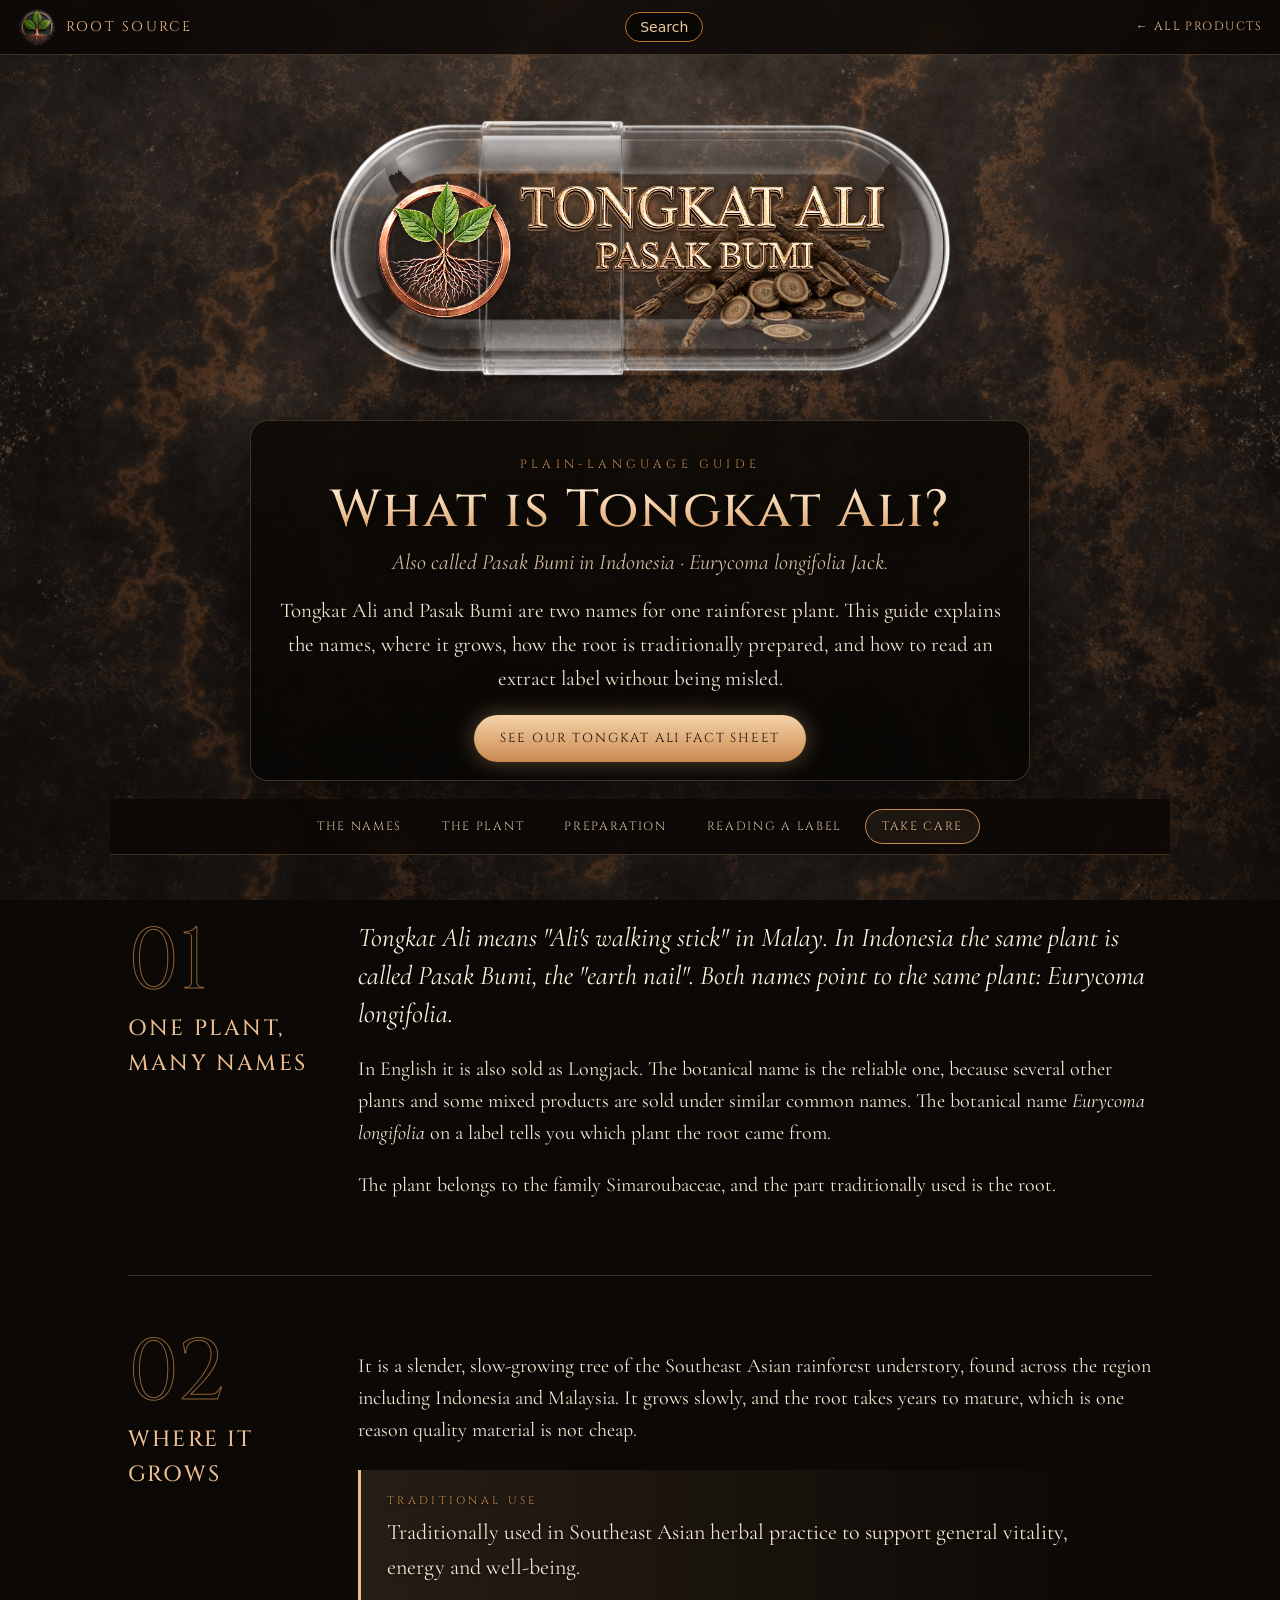
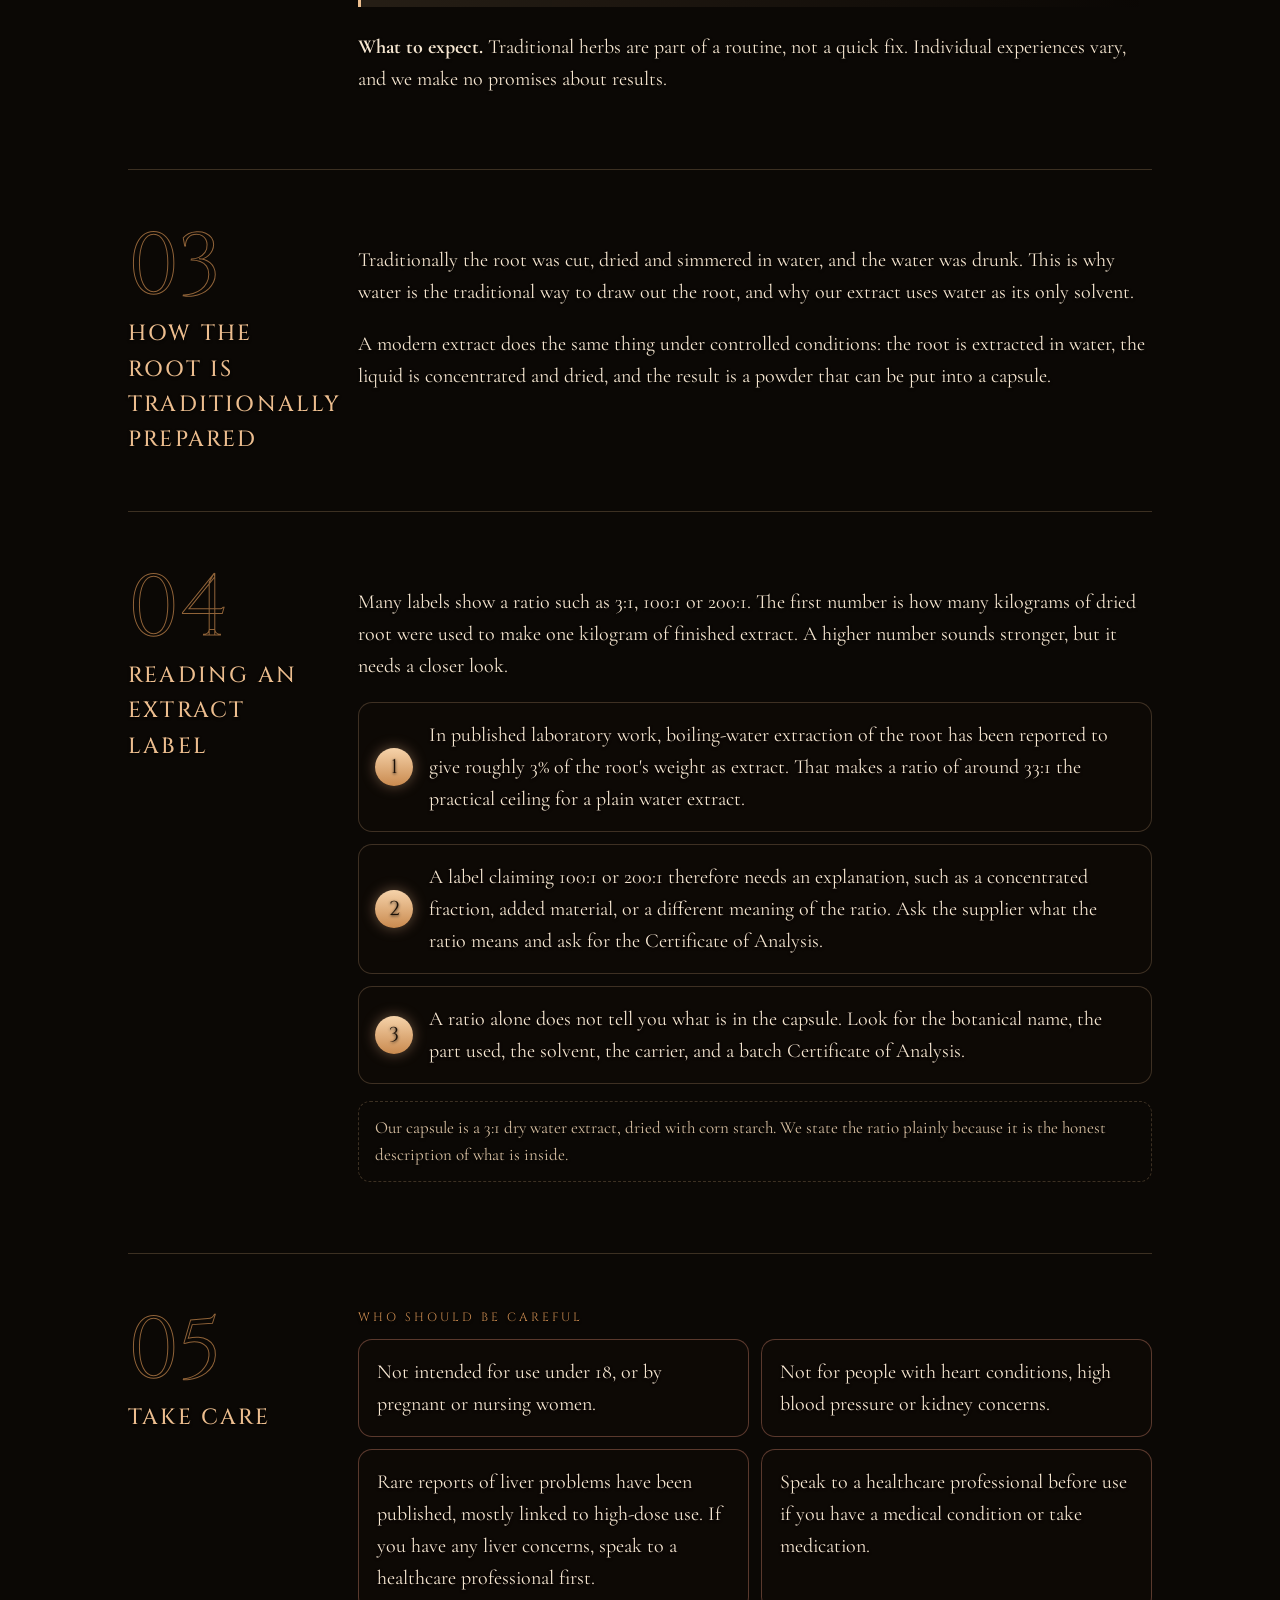
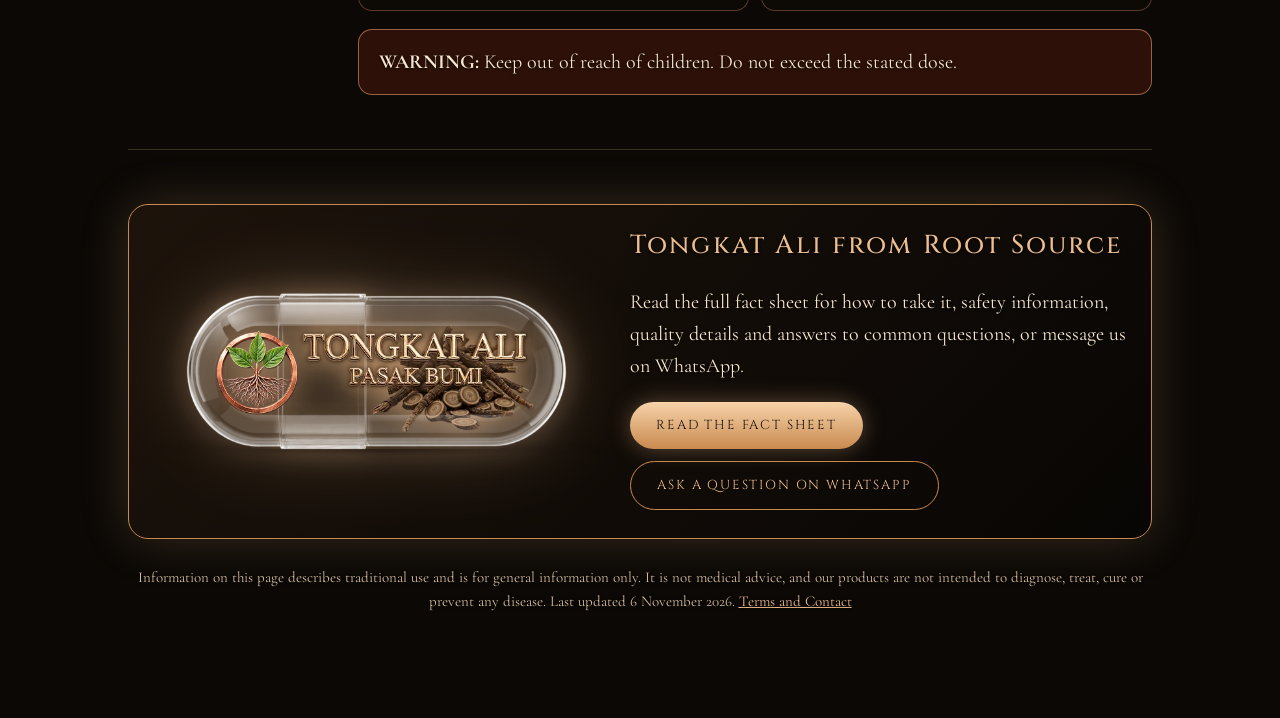
<file: pasak-bumi.html>
<!doctype html>
<html lang="en">
<head>
<meta charset="utf-8">
<meta name="viewport" content="width=device-width, initial-scale=1">
<title>What is Tongkat Ali (Pasak Bumi)? A plain guide | Root Source</title>
<meta name="description" content="Tongkat Ali (Eurycoma longifolia), also called Pasak Bumi in Indonesia. Learn where it grows, its names, how the root is traditionally prepared, what extract ratios mean and how to read a label.">
<link rel="canonical" href="https://rootsource.one/pasak-bumi.html">
<link rel="icon" type="image/png" sizes="64x64" href="/favicon.png">
<link rel="apple-touch-icon" href="/apple-touch-icon.png">
<meta name="theme-color" content="#050403">
<meta property="og:locale" content="en_ZA">
<meta property="og:image" content="https://rootsource.one/tongkat-ali-og.jpg">
<meta property="og:image:width" content="1200">
<meta property="og:image:height" content="630">
<meta property="og:image:alt" content="Root Source Tongkat Ali (Pasak Bumi): sliced and whole roots inside a glass capsule on dark volcanic rock">
<meta name="twitter:card" content="summary_large_image">
<meta name="twitter:title" content="What is Tongkat Ali (Pasak Bumi)? A plain guide | Root Source">
<meta name="twitter:description" content="Tongkat Ali (Eurycoma longifolia), also called Pasak Bumi in Indonesia. Learn where it grows, its names, how the root is traditionally prepared, what extract ratios mean and how to read a label.">
<meta name="twitter:image" content="https://rootsource.one/tongkat-ali-og.jpg">
<script type="application/ld+json">{"@context":"https://schema.org","@type":"Article","headline":"What is Tongkat Ali (Pasak Bumi)?","description":"Tongkat Ali (Eurycoma longifolia), also called Pasak Bumi in Indonesia. Learn where it grows, its names, how the root is traditionally prepared, what extract ratios mean and how to read a label.","author":{"@type":"Organization","name":"Root Source"},"publisher":{"@type":"Organization","name":"Root Source"},"dateModified":"2026-11-06","mainEntityOfPage":"https://rootsource.one/pasak-bumi.html"}</script>
<meta property="og:type" content="article">
<meta property="og:site_name" content="Root Source">
<meta property="og:title" content="What is Tongkat Ali (Pasak Bumi)? A plain guide | Root Source">
<meta property="og:description" content="Tongkat Ali (Eurycoma longifolia), also called Pasak Bumi in Indonesia. Learn where it grows, its names, how the root is traditionally prepared, what extract ratios mean and how to read a label.">
<meta property="og:url" content="https://rootsource.one/pasak-bumi.html">


<body>
<link rel="preconnect" href="https://fonts.googleapis.com">
<link rel="preconnect" href="https://fonts.gstatic.com" crossorigin>
<link href="https://fonts.googleapis.com/css2?family=Cinzel:wght@400;500;600&family=Cormorant+Garamond:ital,wght@0,400;0,500;0,600;1,400&display=swap" rel="stylesheet">
<link rel="stylesheet" href="/sheet.css?v=9">
<script>document.documentElement.className="js"</script>
</head>
<body>
<div class="progress" aria-hidden="true"><i></i></div>
<header class="topbar"><a class="tb-brand" href="/"><img src="/logo-mark.png" width="38" height="38" alt=""><span>Root Source</span></a>
<a class="tb-back" href="/#products">&larr; All products</a></header>
<main>
<section class="hero2">
<figure class="himg"><img src="/tongkat-ali-hero.webp?v=21" width="1200" height="540" alt="Root Source Tongkat Ali (Pasak Bumi): sliced and whole roots inside a glass capsule on dark volcanic rock" fetchpriority="high"></figure>
<div class="tblock">
<p class="eyebrow">Plain-language guide</p>
<h1>What is Tongkat Ali?</h1>
<p class="sub">Also called Pasak Bumi in Indonesia &middot; <i>Eurycoma longifolia</i> Jack.</p>
<p class="lead">Tongkat Ali and Pasak Bumi are two names for one rainforest plant. This guide explains the names, where it grows, how the root is traditionally prepared, and how to read an extract label without being misled.</p>
<div class="cta"><a class="btn go" href="/tongkat-ali.html">See our Tongkat Ali fact sheet</a></div>
</div>
</section>
<nav class="chnav" aria-label="On this page"><a href="#names">The names</a><a href="#plant">The plant</a><a href="#prep">Preparation</a><a href="#label">Reading a label</a><a href="#care">Take care</a></nav>
<section class="ch rv" id="names">
<div class="chead"><span class="num">01</span><h2>One plant, many names</h2></div>
<div class="cbody">
<p class="pull">Tongkat Ali means "Ali's walking stick" in Malay. In Indonesia the same plant is called Pasak Bumi, the "earth nail". Both names point to the same plant: <i>Eurycoma longifolia</i>.</p>
<p>In English it is also sold as Longjack. The botanical name is the reliable one, because several other plants and some mixed products are sold under similar common names. The botanical name <i>Eurycoma longifolia</i> on a label tells you which plant the root came from.</p>
<p>The plant belongs to the family Simaroubaceae, and the part traditionally used is the root.</p>
</div>
</section>
<section class="ch rv" id="plant">
<div class="chead"><span class="num">02</span><h2>Where it grows</h2></div>
<div class="cbody">
<p>It is a slender, slow-growing tree of the Southeast Asian rainforest understory, found across the region including Indonesia and Malaysia. It grows slowly, and the root takes years to mature, which is one reason quality material is not cheap.</p>
<blockquote class="trad2"><span>Traditional use</span>Traditionally used in Southeast Asian herbal practice to support general vitality, energy and well-being.</blockquote>
<p class="expect"><b>What to expect.</b> Traditional herbs are part of a routine, not a quick fix. Individual experiences vary, and we make no promises about results.</p>
</div>
</section>
<section class="ch rv" id="prep">
<div class="chead"><span class="num">03</span><h2>How the root is traditionally prepared</h2></div>
<div class="cbody">
<p>Traditionally the root was cut, dried and simmered in water, and the water was drunk. This is why water is the traditional way to draw out the root, and why our extract uses water as its only solvent.</p>
<p>A modern extract does the same thing under controlled conditions: the root is extracted in water, the liquid is concentrated and dried, and the result is a powder that can be put into a capsule.</p>
</div>
</section>
<section class="ch rv" id="label">
<div class="chead"><span class="num">04</span><h2>Reading an extract label</h2></div>
<div class="cbody">
<p>Many labels show a ratio such as 3:1, 100:1 or 200:1. The first number is how many kilograms of dried root were used to make one kilogram of finished extract. A higher number sounds stronger, but it needs a closer look.</p>
<ul class="steps">
<li>In published laboratory work, boiling-water extraction of the root has been reported to give roughly 3% of the root's weight as extract. That makes a ratio of around 33:1 the practical ceiling for a plain water extract.</li>
<li>A label claiming 100:1 or 200:1 therefore needs an explanation, such as a concentrated fraction, added material, or a different meaning of the ratio. Ask the supplier what the ratio means and ask for the Certificate of Analysis.</li>
<li>A ratio alone does not tell you what is in the capsule. Look for the botanical name, the part used, the solvent, the carrier, and a batch Certificate of Analysis.</li>
</ul>
<p class="note">Our capsule is a 3:1 dry water extract, dried with corn starch. We state the ratio plainly because it is the honest description of what is inside.</p>
</div>
</section>
<section class="ch rv care" id="care">
<div class="chead"><span class="num">05</span><h2>Take care</h2></div>
<div class="cbody"><p class="kicker">Who should be careful</p>
<ul class="carelist"><li>Not intended for use under 18, or by pregnant or nursing women.</li><li>Not for people with heart conditions, high blood pressure or kidney concerns.</li><li>Rare reports of liver problems have been published, mostly linked to high-dose use. If you have any liver concerns, speak to a healthcare professional first.</li><li>Speak to a healthcare professional before use if you have a medical condition or take medication.</li></ul>
<div class="warn"><strong>WARNING:</strong> Keep out of reach of children. Do not exceed the stated dose.</div></div>
</section>
<section class="orderband rv" id="order">
<img src="/tongkat-ali-card.webp" loading="lazy" width="700" height="315" alt="Root Source Tongkat Ali capsules in an amber glass jar">
<div><h2>Tongkat Ali from Root Source</h2><p>Read the full fact sheet for how to take it, safety information, quality details and answers to common questions, or message us on WhatsApp.</p><div class="cta"><a class="btn go" href="/tongkat-ali.html">Read the fact sheet</a> <a class="btn ghost" href="https://wa.me/27687344919?text=Hi%20Root%20Source%2C%20I%20have%20a%20question." target="_blank" rel="noopener">Ask a question on WhatsApp</a></div></div>
</section>
<p class="disc">Information on this page describes traditional use and is for general information only. It is not medical advice, and our products are not intended to diagnose, treat, cure or prevent any disease. Last updated 6 November 2026. <a href="terms.html">Terms and Contact</a></p>
</main>
<script src="/sheet.js?v=3" defer></script>
<script src="/search.js?v=1" defer></script>
</body>
</html>
</file>
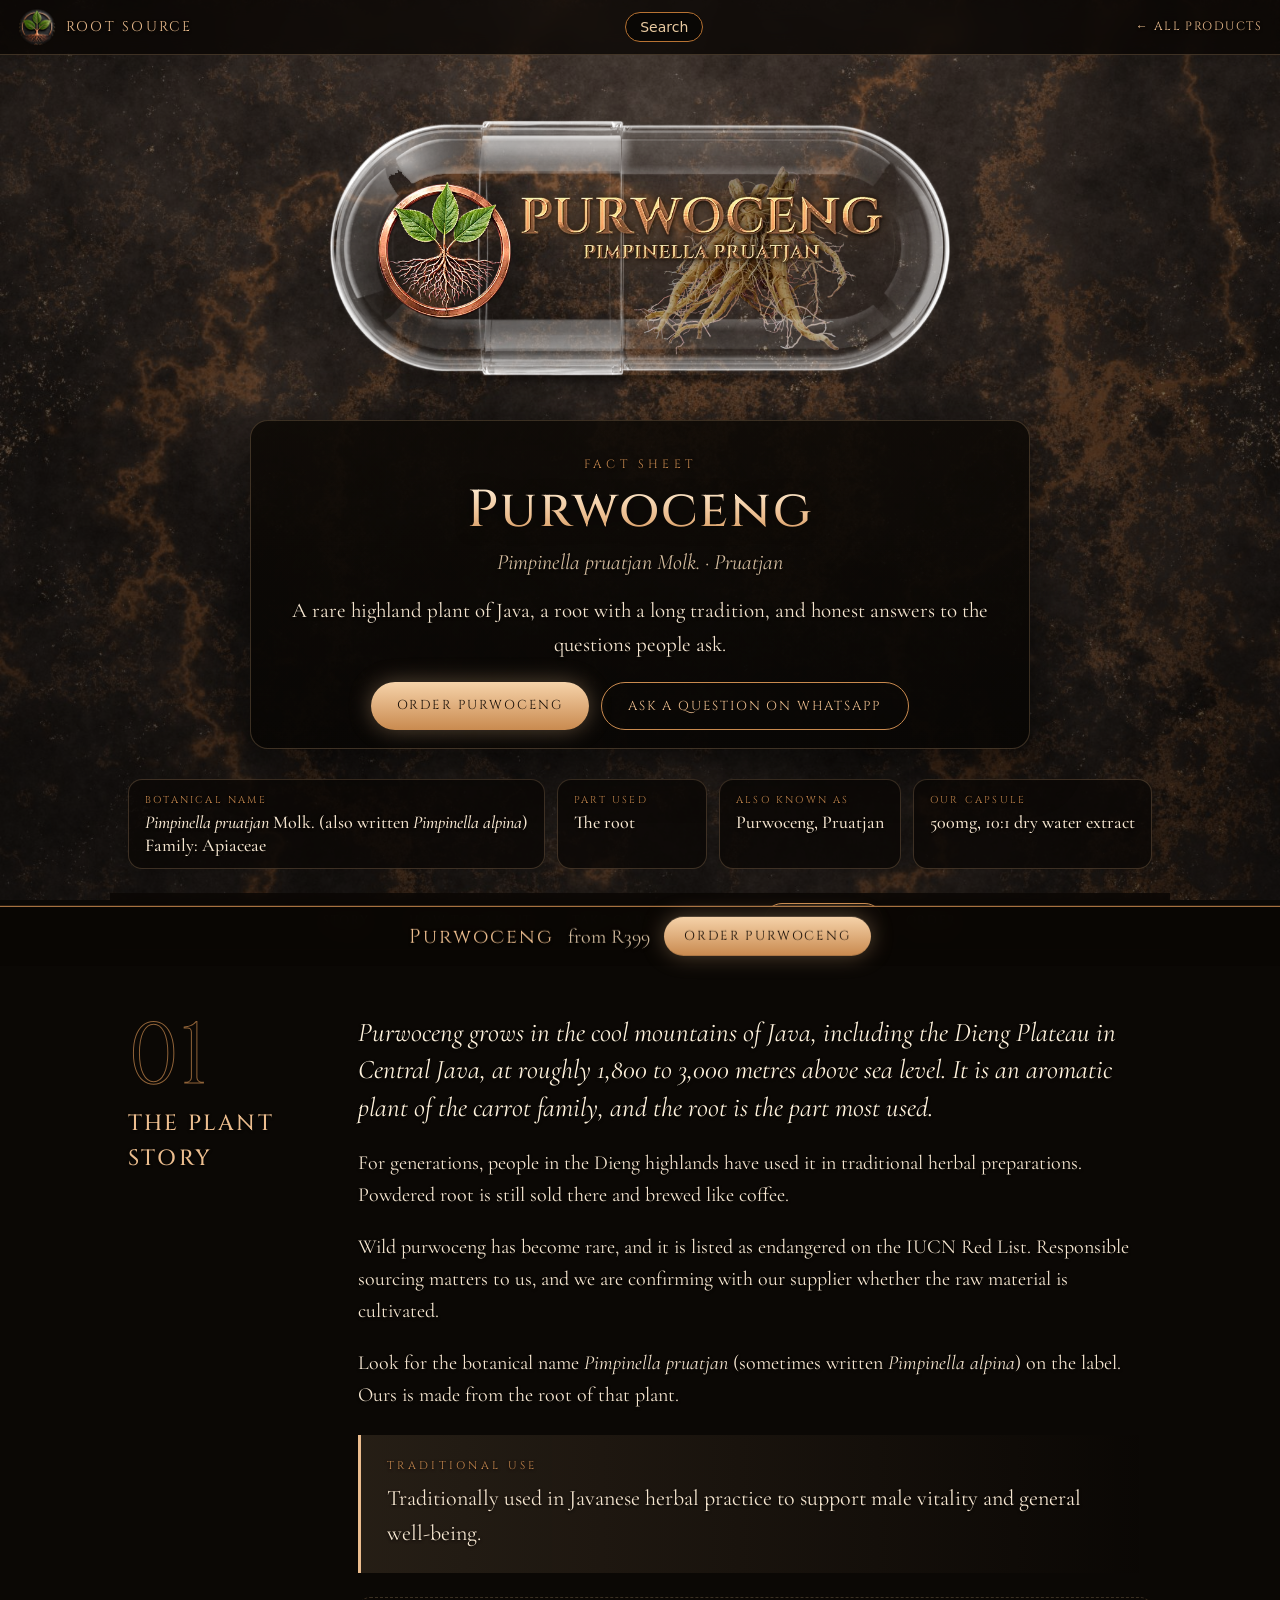
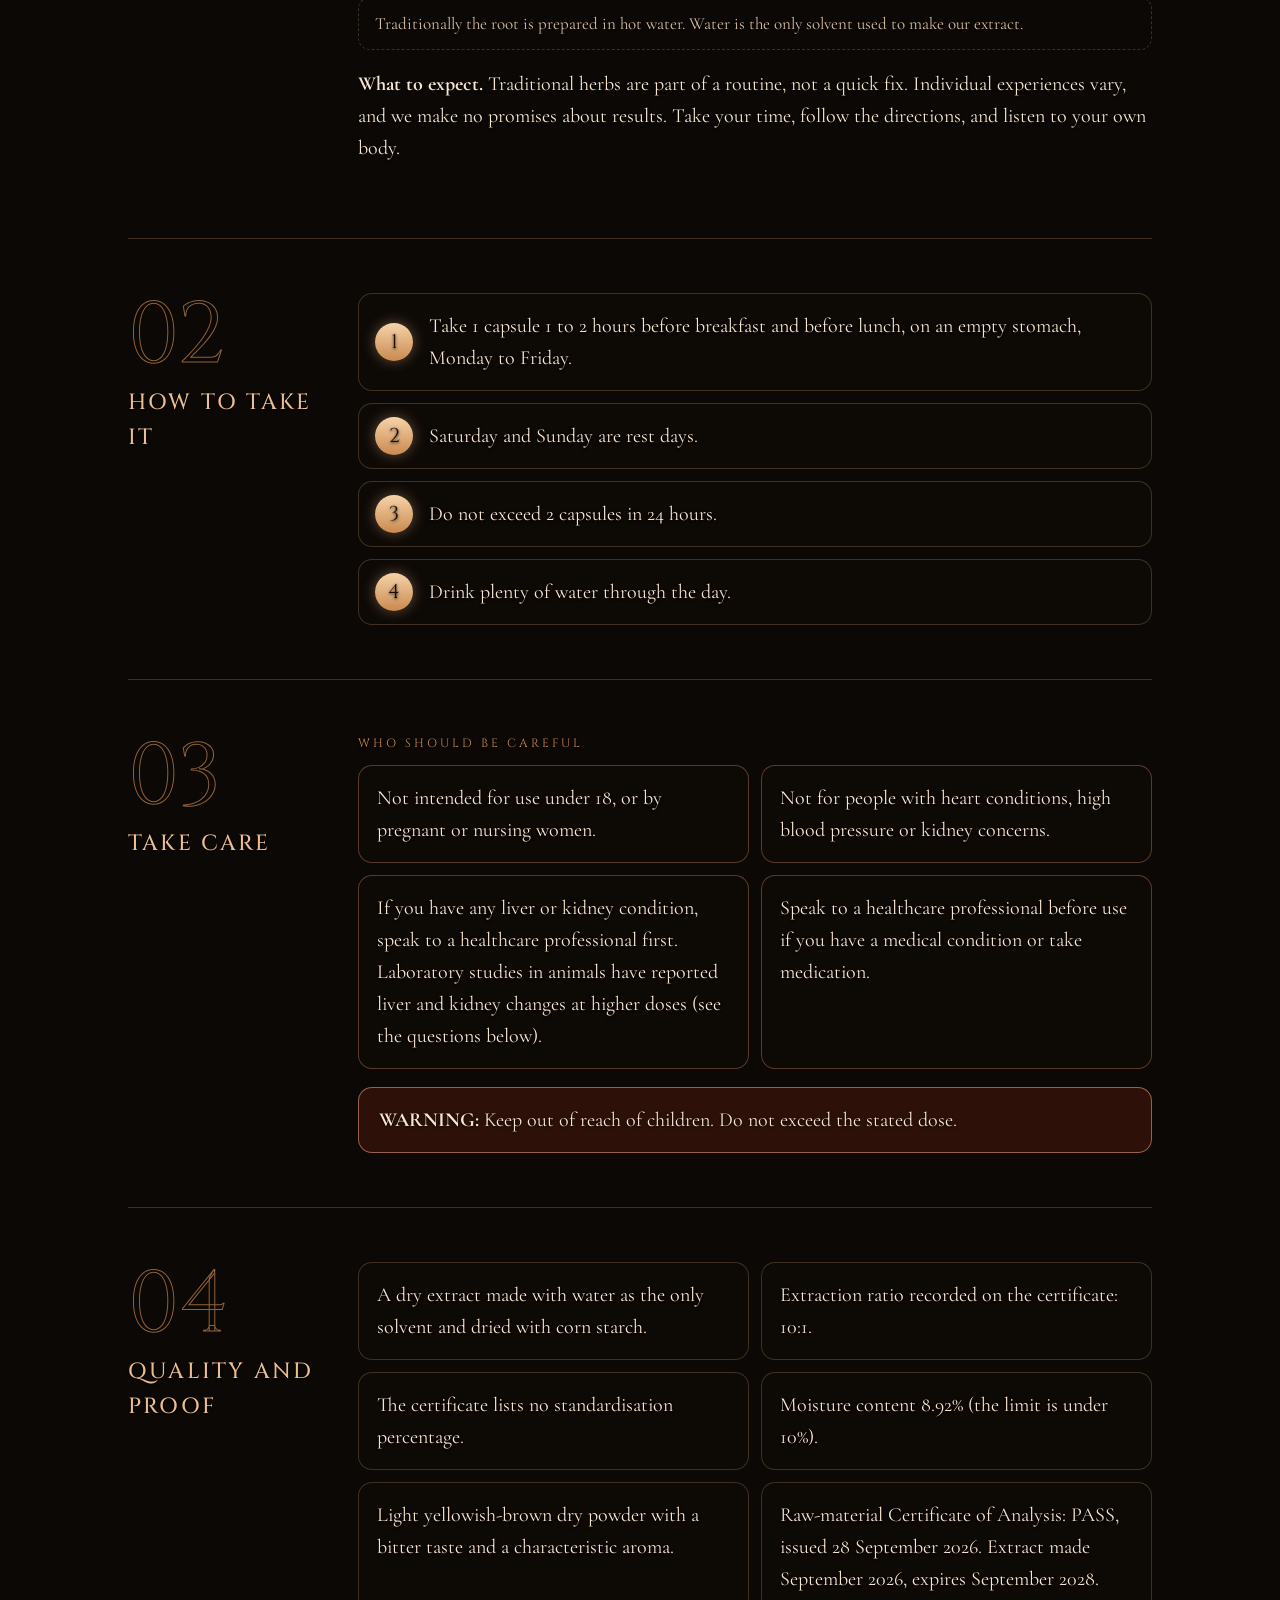
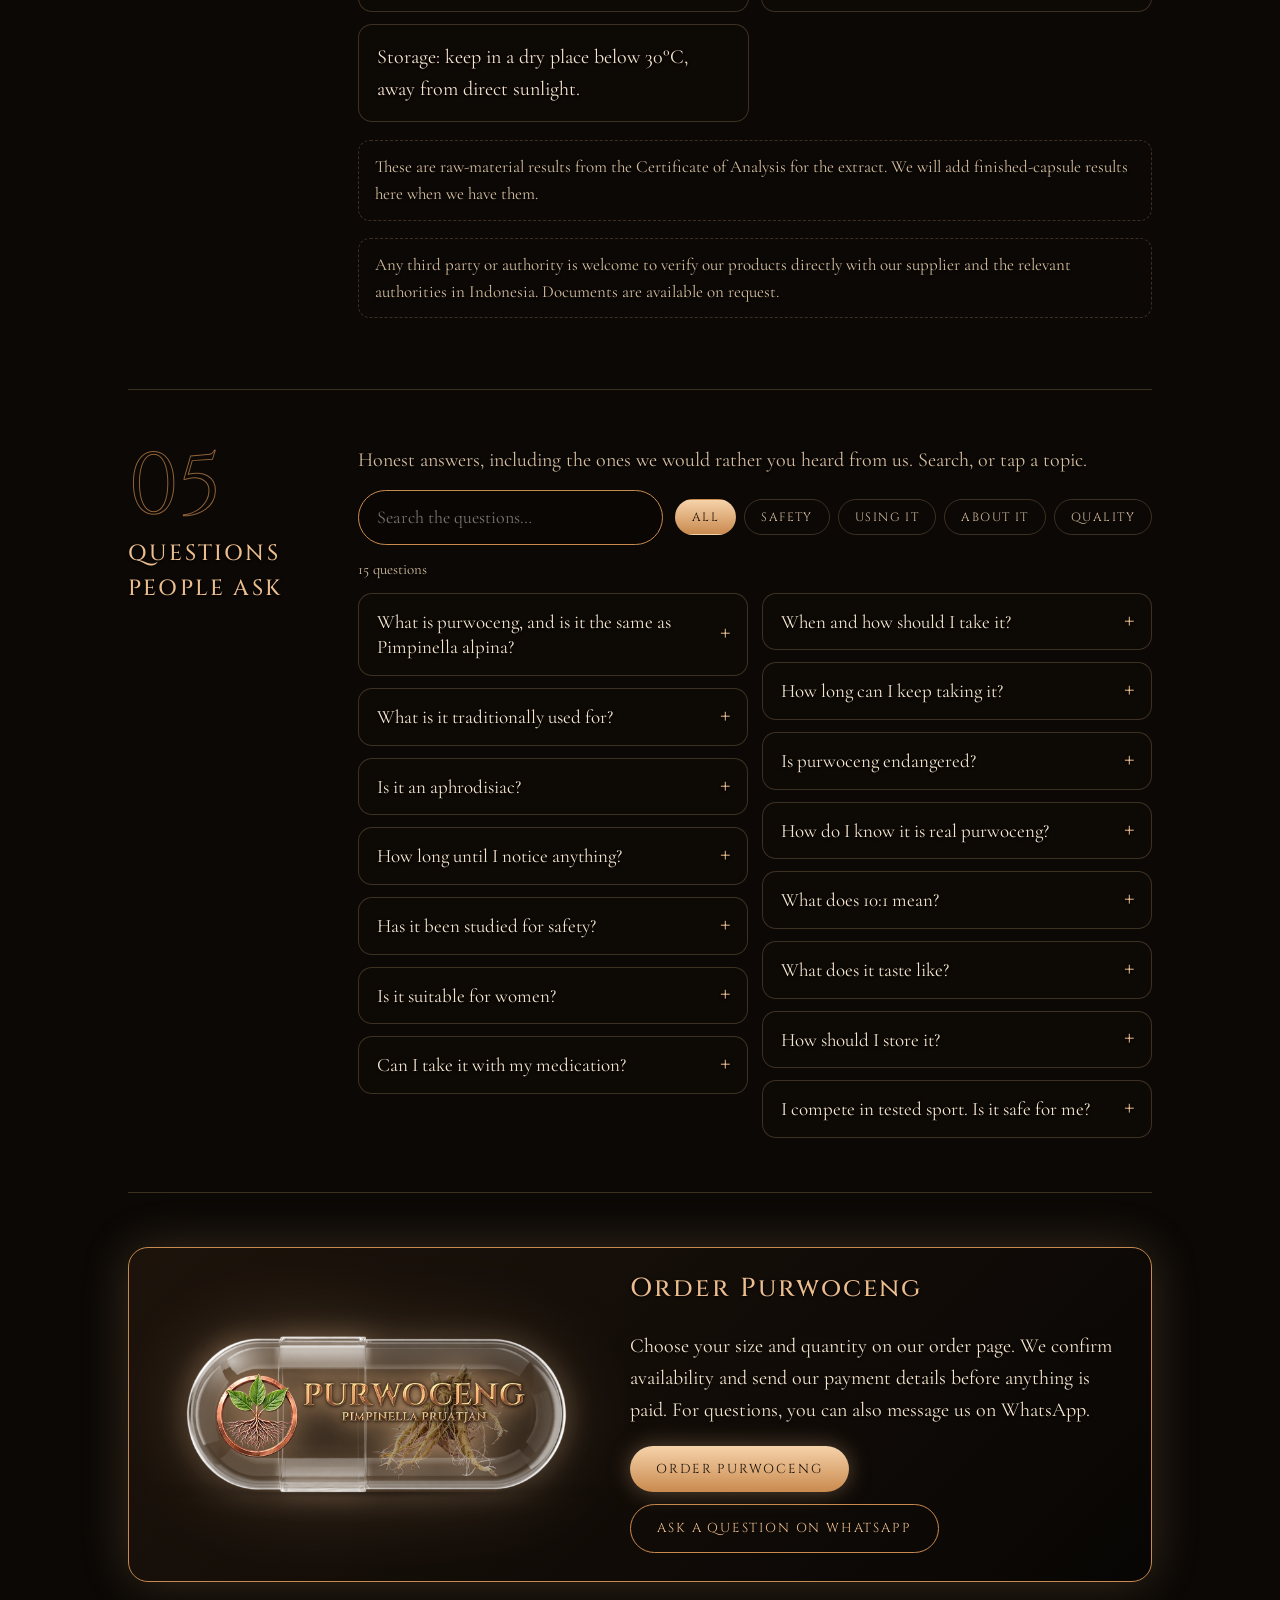
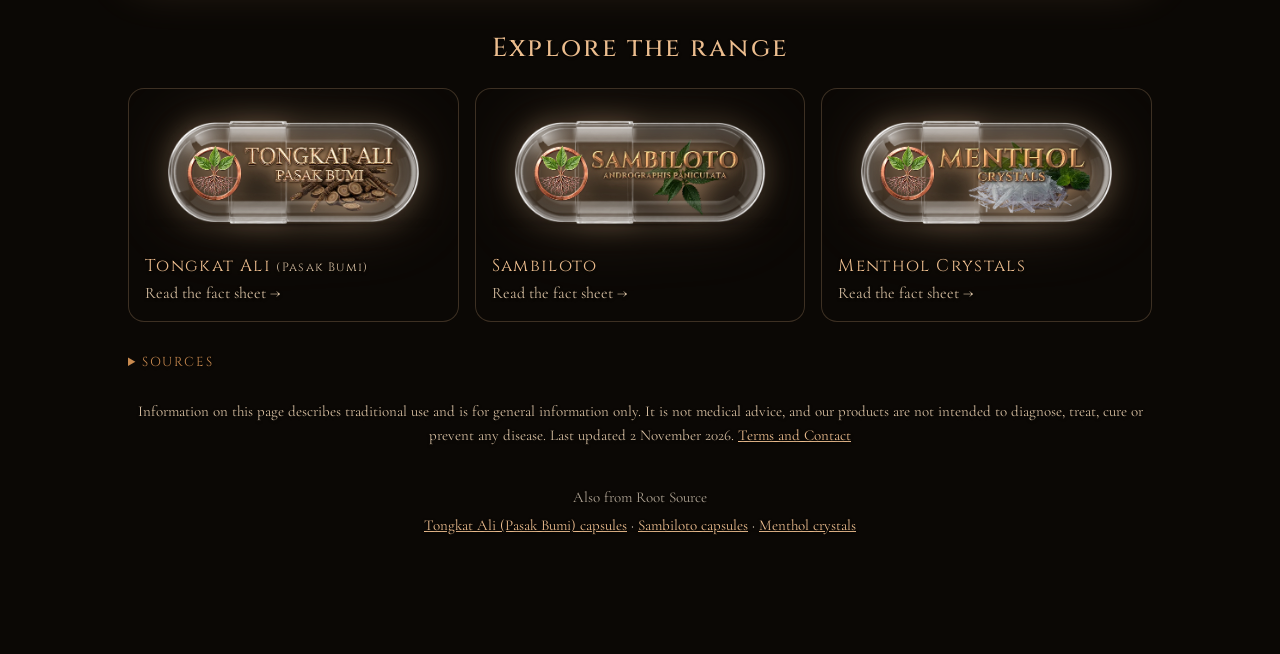
<file: purwoceng.html>
<!doctype html>
<html lang="en">
<head>
<meta charset="utf-8">
<meta name="viewport" content="width=device-width, initial-scale=1">
<title>Purwoceng fact sheet | Root Source</title>
<meta name="description" content="Fact sheet and frequently asked questions for Root Source Purwoceng (Pimpinella pruatjan): the plant story, traditional use, how to take it, who should be careful, safety information and quality.">
<link rel="canonical" href="https://rootsource.one/purwoceng.html">
<link rel="icon" type="image/png" sizes="64x64" href="/favicon.png">
<link rel="apple-touch-icon" href="/apple-touch-icon.png">
<meta name="theme-color" content="#050403">
<meta property="og:locale" content="en_ZA">
<meta property="og:image" content="https://rootsource.one/purwoceng-og.jpg">
<meta property="og:image:width" content="1200">
<meta property="og:image:height" content="630">
<meta property="og:image:alt" content="Root Source Purwoceng: Purwoceng roots inside a glass capsule on dark volcanic rock">
<meta name="twitter:card" content="summary_large_image">
<meta name="twitter:title" content="Purwoceng fact sheet | Root Source">
<meta name="twitter:description" content="Fact sheet and frequently asked questions for Root Source Purwoceng (Pimpinella pruatjan): the plant story, traditional use, how to take it, who should be careful, safety information and quality.">
<meta name="twitter:image" content="https://rootsource.one/purwoceng-og.jpg">
<script type="application/ld+json">{"@context":"https://schema.org","@type":"Product","name":"Purwoceng","description":"Purwoceng (Pimpinella pruatjan) water extract capsules, 500mg per capsule.","image":"https://rootsource.one/purwoceng-og.jpg","brand":{"@type":"Brand","name":"Root Source"},"url":"https://rootsource.one/purwoceng.html","offers":{"@type":"AggregateOffer","priceCurrency":"ZAR","lowPrice":399,"highPrice":729,"offerCount":2,"seller":{"@id":"https://rootsource.one/#org"}}}</script>
<meta property="og:type" content="article">
<meta property="og:site_name" content="Root Source">
<meta property="og:title" content="Purwoceng fact sheet | Root Source">
<meta property="og:description" content="The plant story, traditional use, safety information and quality details for Root Source Purwoceng.">
<meta property="og:url" content="https://rootsource.one/purwoceng.html">


<body>
<link rel="preconnect" href="https://fonts.googleapis.com">
<link rel="preconnect" href="https://fonts.gstatic.com" crossorigin>
<link href="https://fonts.googleapis.com/css2?family=Cinzel:wght@400;500;600&family=Cormorant+Garamond:ital,wght@0,400;0,500;0,600;1,400&display=swap" rel="stylesheet">
<link rel="stylesheet" href="/sheet.css?v=9">
<link rel="preload" as="image" href="/purwoceng-hero.webp?v=21" type="image/webp">
<script>document.documentElement.className="js"</script>
</head>
<body>
<div class="progress" aria-hidden="true"><i></i></div>
<header class="topbar"><a class="tb-brand" href="/"><img src="/logo-mark.png" width="38" height="38" alt=""><span>Root Source</span></a>
<a class="tb-back" href="/#products">&larr; All products</a></header>
<main>
<section class="hero2">
<figure class="himg"><img src="/purwoceng-hero.webp?v=21" width="1200" height="540" alt="Root Source Purwoceng: Purwoceng roots inside a glass capsule on dark volcanic rock" fetchpriority="high"></figure>
<div class="tblock">
<p class="eyebrow">Fact sheet</p>
<h1>Purwoceng</h1>
<p class="sub"><i>Pimpinella pruatjan</i> Molk. &middot; Pruatjan</p>
<p class="lead">A rare highland plant of Java, a root with a long tradition, and honest answers to the questions people ask.</p>
<div class="cta"><a class="btn go" href="checkout.html?add=purwoceng&size=0&qty=1">Order Purwoceng</a> <a class="btn ghost" href="https://wa.me/27687344919?text=Hi%20Root%20Source%2C%20I%20have%20a%20question." target="_blank" rel="noopener">Ask a question on WhatsApp</a></div>
</div>
<div class="chips"><div class="chip"><span>Botanical name</span><b><i>Pimpinella pruatjan</i> Molk. (also written <i>Pimpinella alpina</i>)<br>Family: Apiaceae</b></div><div class="chip"><span>Part used</span><b>The root</b></div><div class="chip"><span>Also known as</span><b>Purwoceng, Pruatjan</b></div><div class="chip"><span>Our capsule</span><b>500mg, 10:1 dry water extract</b></div><div class="chip"><span>Sizes</span><b>40 capsules (R399)<br>80 capsules (R729)</b></div></div>
</section>
<nav class="chnav" aria-label="On this page"><a href="#story">Story</a><a href="#how">How to take it</a><a href="#care">Take care</a><a href="#proof">Proof</a><a href="#faq">Questions</a><a href="#order">Order</a></nav>
<section class="ch rv" id="story">
<div class="chead"><span class="num">01</span><h2>The plant story</h2></div>
<div class="cbody">
<p class="pull">Purwoceng grows in the cool mountains of Java, including the Dieng Plateau in Central Java, at roughly 1,800 to 3,000 metres above sea level. It is an aromatic plant of the carrot family, and the root is the part most used.</p>
<p>For generations, people in the Dieng highlands have used it in traditional herbal preparations. Powdered root is still sold there and brewed like coffee.</p><p>Wild purwoceng has become rare, and it is listed as endangered on the IUCN Red List. Responsible sourcing matters to us, and we are confirming with our supplier whether the raw material is cultivated.</p><p>Look for the botanical name <i>Pimpinella pruatjan</i> (sometimes written <i>Pimpinella alpina</i>) on the label. Ours is made from the root of that plant.</p>
<blockquote class="trad2"><span>Traditional use</span>Traditionally used in Javanese herbal practice to support male vitality and general well-being.</blockquote>
<p class="note">Traditionally the root is prepared in hot water. Water is the only solvent used to make our extract.</p>
<p class="expect"><b>What to expect.</b> Traditional herbs are part of a routine, not a quick fix. Individual experiences vary, and we make no promises about results. Take your time, follow the directions, and listen to your own body.</p>
</div>
</section>
<section class="ch rv" id="how">
<div class="chead"><span class="num">02</span><h2>How to take it</h2></div>
<div class="cbody"><ul class="steps"><li>Take 1 capsule 1 to 2 hours before breakfast and before lunch, on an empty stomach, Monday to Friday.</li><li>Saturday and Sunday are rest days.</li><li>Do not exceed 2 capsules in 24 hours.</li><li>Drink plenty of water through the day.</li></ul></div>
</section>
<section class="ch rv care" id="care">
<div class="chead"><span class="num">03</span><h2>Take care</h2></div>
<div class="cbody"><p class="kicker">Who should be careful</p>
<ul class="carelist"><li>Not intended for use under 18, or by pregnant or nursing women.</li><li>Not for people with heart conditions, high blood pressure or kidney concerns.</li><li>If you have any liver or kidney condition, speak to a healthcare professional first. Laboratory studies in animals have reported liver and kidney changes at higher doses (see the questions below).</li><li>Speak to a healthcare professional before use if you have a medical condition or take medication.</li></ul>
<div class="warn"><strong>WARNING:</strong> Keep out of reach of children. Do not exceed the stated dose.</div></div>
</section>
<section class="ch rv" id="proof">
<div class="chead"><span class="num">04</span><h2>Quality and proof</h2></div>
<div class="cbody"><ul class="proof"><li>A dry extract made with water as the only solvent and dried with corn starch.</li><li>Extraction ratio recorded on the certificate: 10:1.</li><li>The certificate lists no standardisation percentage.</li><li>Moisture content 8.92% (the limit is under 10%).</li><li>Light yellowish-brown dry powder with a bitter taste and a characteristic aroma.</li><li>Raw-material Certificate of Analysis: PASS, issued 28 September 2026. Extract made September 2026, expires September 2028.</li><li>Storage: keep in a dry place below 30&deg;C, away from direct sunlight.</li></ul>
<p class="note">These are raw-material results from the Certificate of Analysis for the extract. We will add finished-capsule results here when we have them.</p><p class="note">Any third party or authority is welcome to verify our products directly with our supplier and the relevant authorities in Indonesia. Documents are available on request.</p></div>
</section>
<section class="ch rv" id="faq">
<div class="chead"><span class="num">05</span><h2>Questions people ask</h2></div>
<div class="cbody wide">
<p class="faqintro">Honest answers, including the ones we would rather you heard from us. Search, or tap a topic.</p>
<div class="faqbar"><label class="srch"><span class="vh">Search the questions</span><input id="q" type="search" placeholder="Search the questions&hellip;" autocomplete="off"></label><div class="pills"><button type="button" class="pill on" data-f="all">All</button><button type="button" class="pill" data-f="safe">Safety</button><button type="button" class="pill" data-f="use">Using it</button><button type="button" class="pill" data-f="about">About it</button><button type="button" class="pill" data-f="quality">Quality</button></div></div>
<p class="count" id="count" aria-live="polite"></p>
<div class="faq" id="faqlist">
<details class="qa" data-cat="about"><summary>What is purwoceng, and is it the same as Pimpinella alpina?</summary><div class="ans"><p>Purwoceng is the Indonesian name for <i>Pimpinella pruatjan</i>, a plant of the carrot family from the highlands of Java. Researchers also write its name as <i>Pimpinella alpina</i>, and Pruatjan is another spelling for the same plant.</p></div></details>
<details class="qa" data-cat="about"><summary>What is it traditionally used for?</summary><div class="ans"><p>Traditionally used in Javanese herbal practice to support male vitality and general well-being. We make no claims about hormones, testosterone, libido or sexual function.</p></div></details>
<details class="qa" data-cat="about"><summary>Is it an aphrodisiac?</summary><div class="ans"><p>Traditional and scientific sources describe several uses for purwoceng. We make no claims about sexual function or hormones. If this is your reason for considering it, please speak to a doctor.</p></div></details>
<details class="qa" data-cat="use"><summary>How long until I notice anything?</summary><div class="ans"><p>Everyone is different, and we make no promises about results. Traditional herbs are part of a routine, so follow the directions consistently.</p></div></details>
<details class="qa" data-cat="safe"><summary>Has it been studied for safety?</summary><div class="ans"><p>Yes, in animals. In a 28-day laboratory study in rats, an ethanol extract of the root was reported to cause liver changes at one dose and kidney changes at a higher dose. In a 90-day study, the extract raised kidney markers and caused liver cell changes at the doses tested, and the researchers could not establish a safe dose for chronic use. These were animal studies on ethanol extracts, which differ from our water extract, and they do not show what happens in people. No safe long-term human dose has been established. If you have a liver or kidney condition, please do not use it without speaking to a healthcare professional. The sources are listed at the end of this page.</p></div></details>
<details class="qa" data-cat="safe"><summary>Is it suitable for women?</summary><div class="ans"><p>Our product is not for use under 18, or by pregnant or nursing women. A laboratory study in pregnant rats reported earlier reproductive development in the offspring. For anyone else, please speak to a healthcare professional. We do not give separate dosing for women.</p></div></details>
<details class="qa" data-cat="safe"><summary>Can I take it with my medication?</summary><div class="ans"><p>Speak to your doctor or pharmacist first. We do not hold interaction data for purwoceng.</p></div></details>
<details class="qa" data-cat="use"><summary>When and how should I take it?</summary><div class="ans"><p>Take 1 capsule 1 to 2 hours before breakfast and before lunch, on an empty stomach, Monday to Friday, with weekends as rest days. Do not exceed 2 capsules in 24 hours.</p></div></details>
<details class="qa" data-cat="use"><summary>How long can I keep taking it?</summary><div class="ans"><p>Follow the Monday to Friday routine, with weekends off. Because long-term safety has not been established, please do not use it continuously for long periods without speaking to a healthcare professional.</p></div></details>
<details class="qa" data-cat="about"><summary>Is purwoceng endangered?</summary><div class="ans"><p>Wild purwoceng has become rare, and it is listed as endangered on the IUCN Red List. Responsible sourcing matters to us, and we are confirming with our supplier whether the raw material is cultivated.</p></div></details>
<details class="qa" data-cat="use"><summary>How do I know it is real purwoceng?</summary><div class="ans"><p>Indonesian researchers stress that confirming the identity of the plant matters, because purwoceng can be substituted with other plants that have similar roots. Check for the botanical name <i>Pimpinella pruatjan</i>, and ask any brand for its Certificate of Analysis. Ours records <i>Pimpinella pruatjan</i> root, and our raw-material results are on this page.</p></div></details>
<details class="qa" data-cat="about"><summary>What does 10:1 mean?</summary><div class="ans"><p>It is an extraction ratio: roughly ten parts of dried root go into each part of finished extract.</p></div></details>
<details class="qa" data-cat="use"><summary>What does it taste like?</summary><div class="ans"><p>The raw extract's certificate records a bitter taste, a characteristic aroma and a light yellowish-brown colour.</p></div></details>
<details class="qa" data-cat="quality"><summary>How should I store it?</summary><div class="ans"><p>In a dry place below 30&deg;C, away from direct sunlight. Check the label for the expiry date.</p></div></details>
<details class="qa" data-cat="safe"><summary>I compete in tested sport. Is it safe for me?</summary><div class="ans"><p>Check with your sport's anti-doping body before using any supplement.</p></div></details>
</div>
<p class="none" id="none" hidden>No question matches that. Ask us on WhatsApp and we will answer it.</p>
</div>
</section>
<section class="orderband rv" id="order">
<img src="/purwoceng-card.webp" loading="lazy" width="700" height="315" alt="">
<div><h2>Order Purwoceng</h2><p>Choose your size and quantity on our order page. We confirm availability and send our payment details before anything is paid. For questions, you can also message us on WhatsApp.</p><div class="cta"><a class="btn go" href="checkout.html?add=purwoceng&size=0&qty=1">Order Purwoceng</a> <a class="btn ghost" href="https://wa.me/27687344919?text=Hi%20Root%20Source%2C%20I%20have%20a%20question." target="_blank" rel="noopener">Ask a question on WhatsApp</a></div></div>
</section>
<section class="range rv"><h2>Explore the range</h2><div class="rgrid"><a class="rcard" href="/tongkat-ali.html"><img loading="lazy" src="/tongkat-ali-card.webp" width="700" height="315" alt="Root Source Tongkat Ali (Pasak Bumi): sliced and whole roots inside a glass capsule on dark volcanic rock"><span class="rname">Tongkat Ali <small>(Pasak Bumi)</small></span><span class="rgo">Read the fact sheet &rarr;</span></a><a class="rcard" href="/sambiloto.html"><img loading="lazy" src="/sambiloto-card.webp" width="700" height="315" alt="Root Source Sambiloto: green Sambiloto leaves inside a glass capsule on dark volcanic rock"><span class="rname">Sambiloto</span><span class="rgo">Read the fact sheet &rarr;</span></a><a class="rcard" href="/menthol.html"><img loading="lazy" src="/menthol-card.webp" width="700" height="315" alt="Root Source Menthol Crystals: menthol crystals and mint leaves on dark volcanic rock"><span class="rname">Menthol Crystals</span><span class="rgo">Read the fact sheet &rarr;</span></a></div></section>
<section class="srcs"><details><summary>Sources</summary><ul><li><a href="https://doi.org/10.61186/IJT.17.3.60" target="_blank" rel="noopener">Chronic toxicity of purwoceng root extract in rat liver and kidneys, Iranian Journal of Toxicology, 2023</a></li><li><a href="https://doi.org/10.20884/1.jm.2021.16.2.729" target="_blank" rel="noopener">Hepatotoxic and nephrotoxic effects of purwoceng root ethanol extract at subchronic dose, Molekul, 2021</a></li><li><a href="http://repository.ipb.ac.id/handle/123456789/77729" target="_blank" rel="noopener">Reproductive cycle of rat offspring after purwoceng root extract in pregnancy, IPB University thesis, 2015</a></li><li><a href="https://www.goodnewsfromindonesia.id/indonesiana/alam-lingkungan/dijuluki-ginseng-jawa-tak-banyak-yang-tahu-kalau-tanaman-ini-perlahan-makin-langka" target="_blank" rel="noopener">Good News from Indonesia: purwoceng and its conservation status (in Indonesian)</a></li></ul></details></section>
<p class="disc">Information on this page describes traditional use and is for general information only. It is not medical advice, and our products are not intended to diagnose, treat, cure or prevent any disease. Last updated 2 November 2026. <a href="terms.html">Terms and Contact</a></p>
<nav class="rs-rel" aria-label="Other Root Source products" style="max-width:760px;margin:36px auto 24px;padding:0 16px;text-align:center;font-size:15px;line-height:1.9"><p style="opacity:.7;margin:0">Also from Root Source</p><p style="margin:0"><a href="/tongkat-ali.html">Tongkat Ali (Pasak Bumi) capsules</a> &middot; <a href="/sambiloto.html">Sambiloto capsules</a> &middot; <a href="/menthol.html">Menthol crystals</a></p></nav>
</main>
<div class="obar" id="obar"><span class="on">Purwoceng</span><span class="op">from R399</span><a class="btn go" href="checkout.html?add=purwoceng&size=0&qty=1">Order Purwoceng</a></div>
<script src="/sheet.js?v=3" defer></script>
<script src="/search.js?v=1" defer></script>
</body>
</html>
</file>
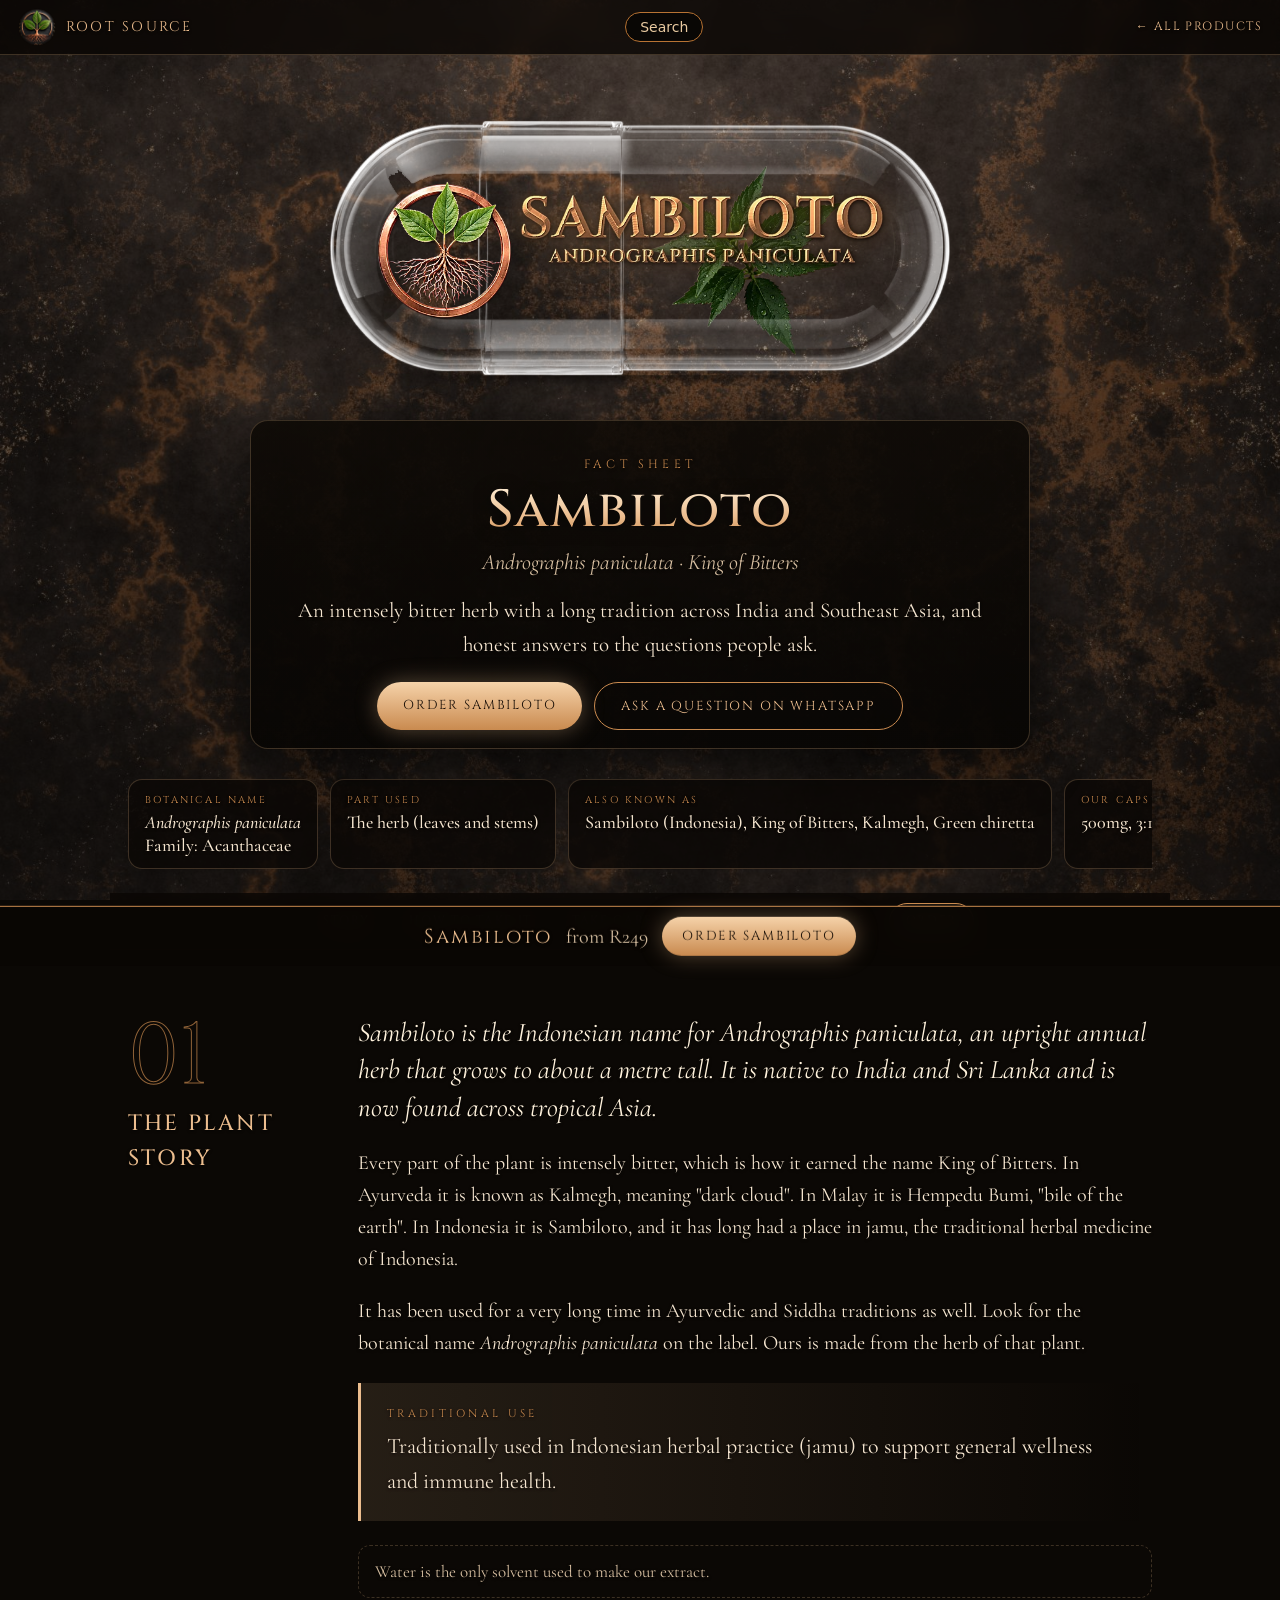
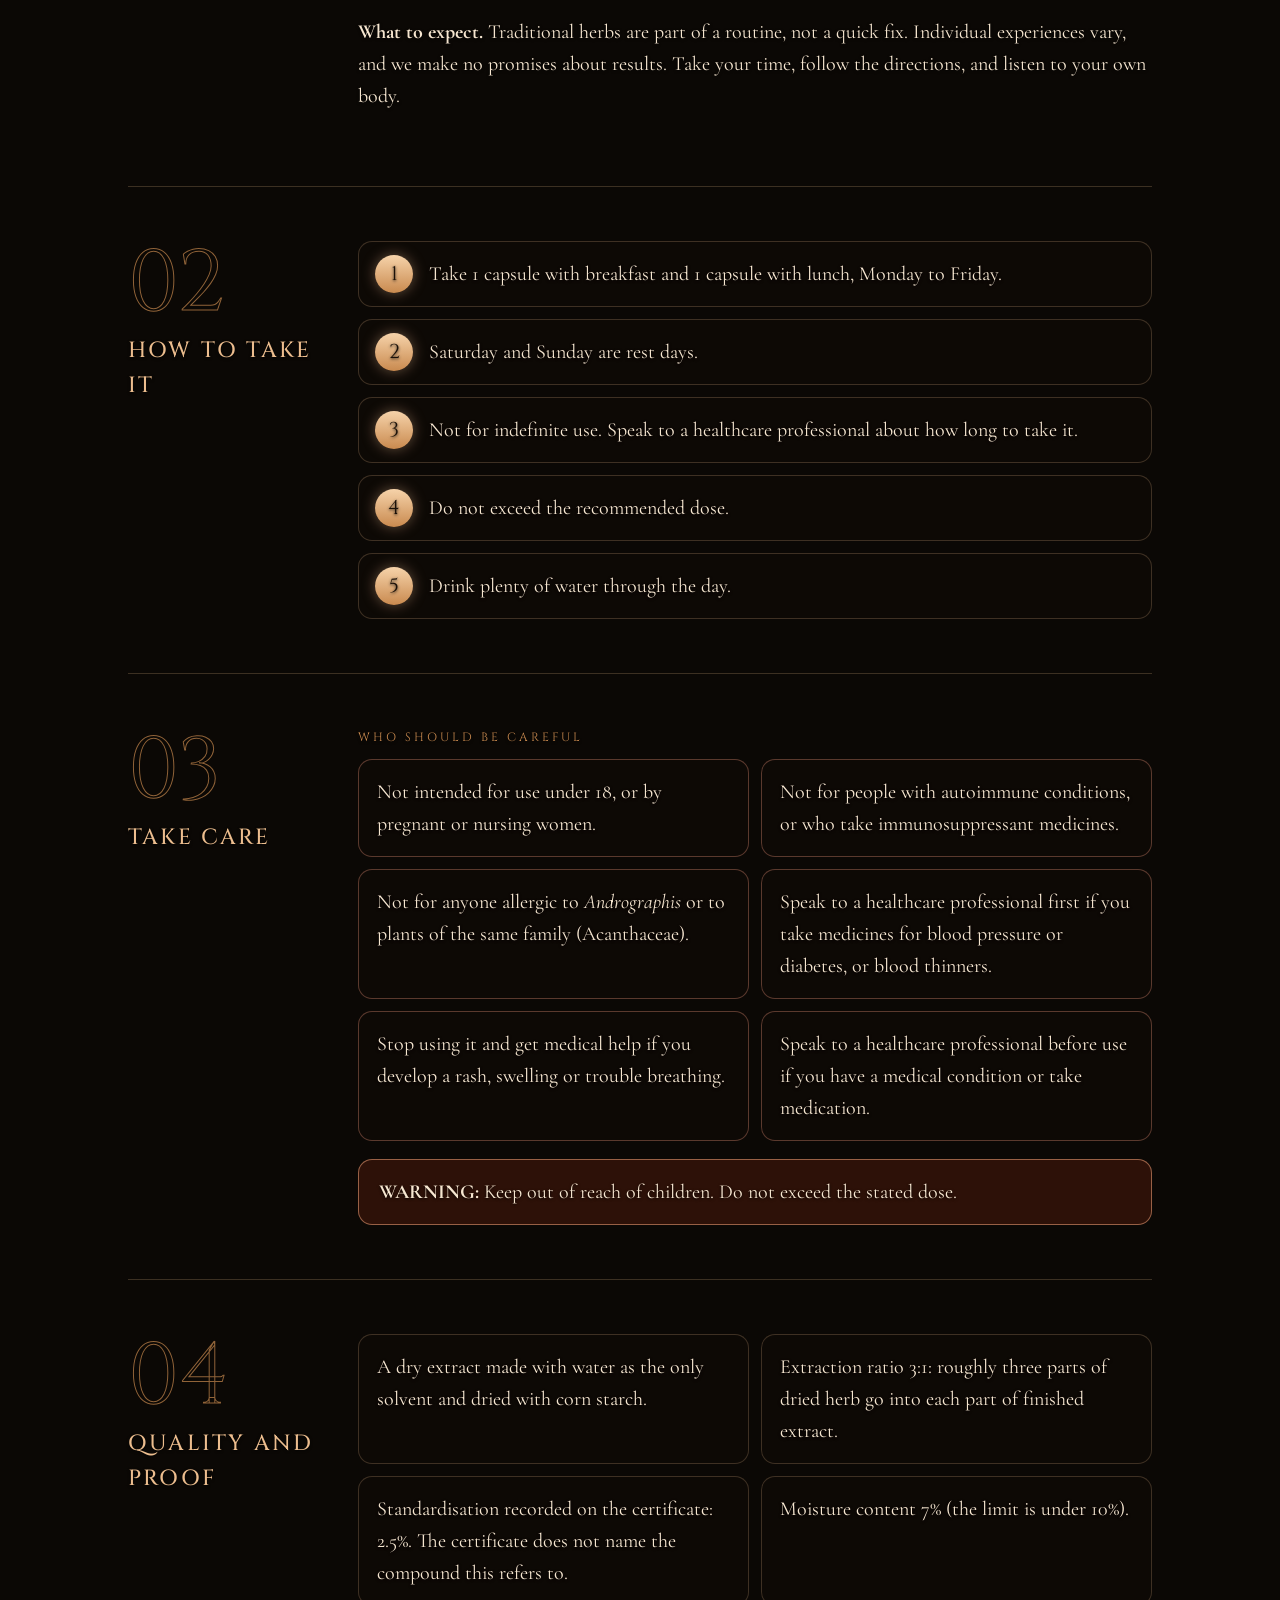
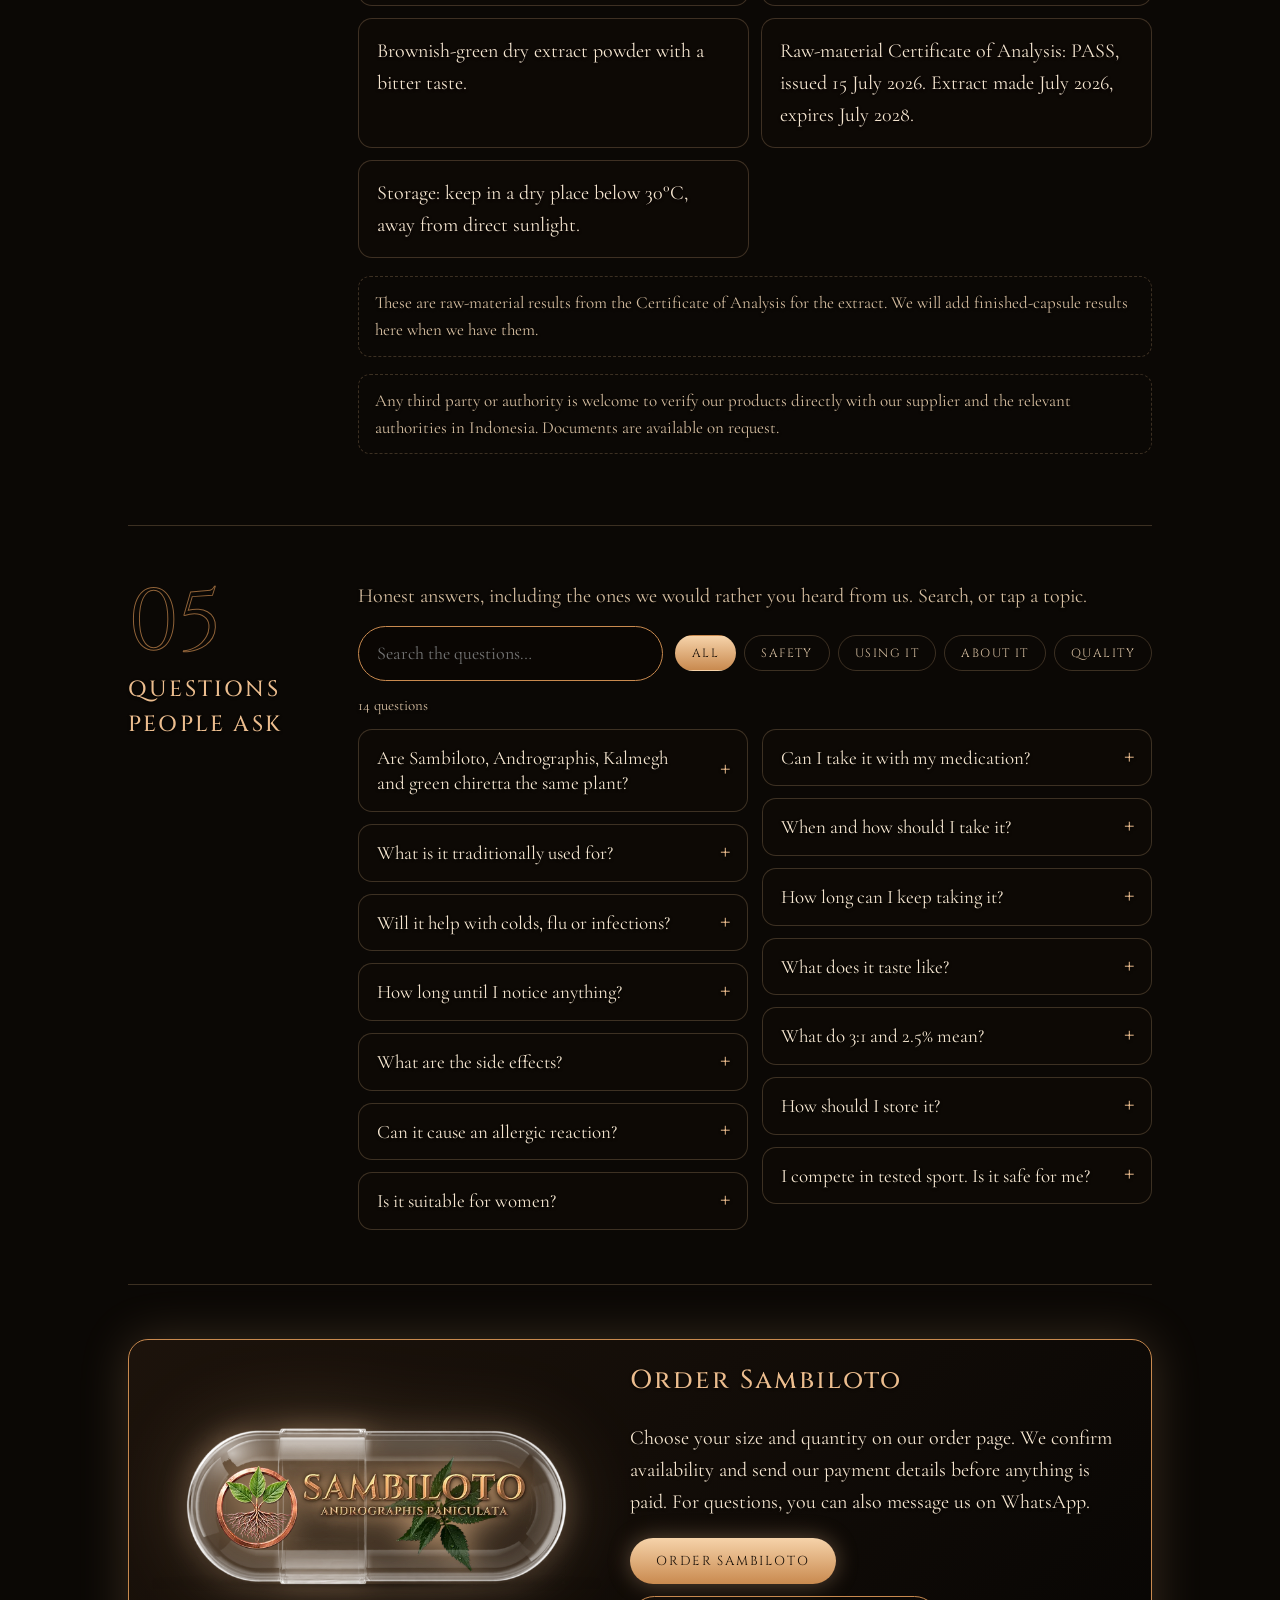
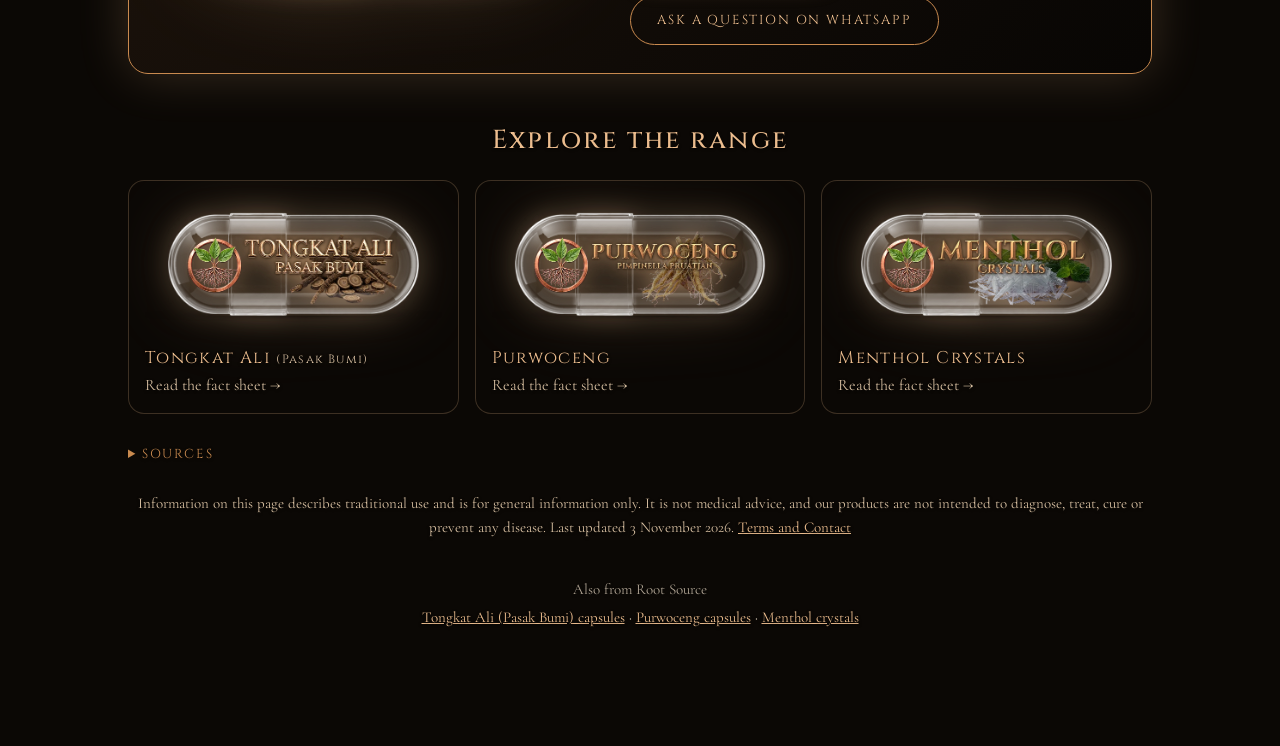
<file: sambiloto.html>
<!doctype html>
<html lang="en">
<head>
<meta charset="utf-8">
<meta name="viewport" content="width=device-width, initial-scale=1">
<title>Sambiloto fact sheet | Root Source</title>
<meta name="description" content="Fact sheet and frequently asked questions for Root Source Sambiloto (Andrographis paniculata, King of Bitters): the plant story, traditional use, how to take it, who should be careful, safety information and quality.">
<link rel="canonical" href="https://rootsource.one/sambiloto.html">
<link rel="icon" type="image/png" sizes="64x64" href="/favicon.png">
<link rel="apple-touch-icon" href="/apple-touch-icon.png">
<meta name="theme-color" content="#050403">
<meta property="og:locale" content="en_ZA">
<meta property="og:image" content="https://rootsource.one/sambiloto-og.jpg">
<meta property="og:image:width" content="1200">
<meta property="og:image:height" content="630">
<meta property="og:image:alt" content="Root Source Sambiloto: green Sambiloto leaves inside a glass capsule on dark volcanic rock">
<meta name="twitter:card" content="summary_large_image">
<meta name="twitter:title" content="Sambiloto fact sheet | Root Source">
<meta name="twitter:description" content="Fact sheet and frequently asked questions for Root Source Sambiloto (Andrographis paniculata, King of Bitters): the plant story, traditional use, how to take it, who should be careful, safety information and quality.">
<meta name="twitter:image" content="https://rootsource.one/sambiloto-og.jpg">
<script type="application/ld+json">{"@context":"https://schema.org","@type":"Product","name":"Sambiloto","description":"Sambiloto (Andrographis paniculata) water extract capsules, 500mg per capsule.","image":"https://rootsource.one/sambiloto-og.jpg","brand":{"@type":"Brand","name":"Root Source"},"url":"https://rootsource.one/sambiloto.html","offers":{"@type":"AggregateOffer","priceCurrency":"ZAR","lowPrice":249,"highPrice":449,"offerCount":2,"seller":{"@id":"https://rootsource.one/#org"}}}</script>
<meta property="og:type" content="article">
<meta property="og:site_name" content="Root Source">
<meta property="og:title" content="Sambiloto fact sheet | Root Source">
<meta property="og:description" content="The plant story, traditional use, safety information and quality details for Root Source Sambiloto.">
<meta property="og:url" content="https://rootsource.one/sambiloto.html">


<body>
<link rel="preconnect" href="https://fonts.googleapis.com">
<link rel="preconnect" href="https://fonts.gstatic.com" crossorigin>
<link href="https://fonts.googleapis.com/css2?family=Cinzel:wght@400;500;600&family=Cormorant+Garamond:ital,wght@0,400;0,500;0,600;1,400&display=swap" rel="stylesheet">
<link rel="stylesheet" href="/sheet.css?v=9">
<link rel="preload" as="image" href="/sambiloto-hero.webp?v=21" type="image/webp">
<script>document.documentElement.className="js"</script>
</head>
<body>
<div class="progress" aria-hidden="true"><i></i></div>
<header class="topbar"><a class="tb-brand" href="/"><img src="/logo-mark.png" width="38" height="38" alt=""><span>Root Source</span></a>
<a class="tb-back" href="/#products">&larr; All products</a></header>
<main>
<section class="hero2">
<figure class="himg"><img src="/sambiloto-hero.webp?v=21" width="1200" height="540" alt="Root Source Sambiloto: green Sambiloto leaves inside a glass capsule on dark volcanic rock" fetchpriority="high"></figure>
<div class="tblock">
<p class="eyebrow">Fact sheet</p>
<h1>Sambiloto</h1>
<p class="sub"><i>Andrographis paniculata</i> &middot; King of Bitters</p>
<p class="lead">An intensely bitter herb with a long tradition across India and Southeast Asia, and honest answers to the questions people ask.</p>
<div class="cta"><a class="btn go" href="checkout.html?add=sambiloto&size=0&qty=1">Order Sambiloto</a> <a class="btn ghost" href="https://wa.me/27687344919?text=Hi%20Root%20Source" target="_blank" rel="noopener">Ask a question on WhatsApp</a></div>
</div>
<div class="chips"><div class="chip"><span>Botanical name</span><b><i>Andrographis paniculata</i><br>Family: Acanthaceae</b></div><div class="chip"><span>Part used</span><b>The herb (leaves and stems)</b></div><div class="chip"><span>Also known as</span><b>Sambiloto (Indonesia), King of Bitters, Kalmegh, Green chiretta</b></div><div class="chip"><span>Our capsule</span><b>500mg, 3:1 dry water extract</b></div><div class="chip"><span>Sizes</span><b>40 capsules (R249)<br>80 capsules (R449)</b></div></div>
</section>
<nav class="chnav" aria-label="On this page"><a href="#story">Story</a><a href="#how">How to take it</a><a href="#care">Take care</a><a href="#proof">Proof</a><a href="#faq">Questions</a><a href="#order">Order</a></nav>
<section class="ch rv" id="story">
<div class="chead"><span class="num">01</span><h2>The plant story</h2></div>
<div class="cbody">
<p class="pull">Sambiloto is the Indonesian name for <i>Andrographis paniculata</i>, an upright annual herb that grows to about a metre tall. It is native to India and Sri Lanka and is now found across tropical Asia.</p>
<p>Every part of the plant is intensely bitter, which is how it earned the name King of Bitters. In Ayurveda it is known as Kalmegh, meaning "dark cloud". In Malay it is Hempedu Bumi, "bile of the earth". In Indonesia it is Sambiloto, and it has long had a place in jamu, the traditional herbal medicine of Indonesia.</p><p>It has been used for a very long time in Ayurvedic and Siddha traditions as well. Look for the botanical name <i>Andrographis paniculata</i> on the label. Ours is made from the herb of that plant.</p>
<blockquote class="trad2"><span>Traditional use</span>Traditionally used in Indonesian herbal practice (jamu) to support general wellness and immune health.</blockquote>
<p class="note">Water is the only solvent used to make our extract.</p>
<p class="expect"><b>What to expect.</b> Traditional herbs are part of a routine, not a quick fix. Individual experiences vary, and we make no promises about results. Take your time, follow the directions, and listen to your own body.</p>
</div>
</section>
<section class="ch rv" id="how">
<div class="chead"><span class="num">02</span><h2>How to take it</h2></div>
<div class="cbody"><ul class="steps"><li>Take 1 capsule with breakfast and 1 capsule with lunch, Monday to Friday.</li><li>Saturday and Sunday are rest days.</li><li>Not for indefinite use. Speak to a healthcare professional about how long to take it.</li><li>Do not exceed the recommended dose.</li><li>Drink plenty of water through the day.</li></ul></div>
</section>
<section class="ch rv care" id="care">
<div class="chead"><span class="num">03</span><h2>Take care</h2></div>
<div class="cbody"><p class="kicker">Who should be careful</p>
<ul class="carelist"><li>Not intended for use under 18, or by pregnant or nursing women.</li><li>Not for people with autoimmune conditions, or who take immunosuppressant medicines.</li><li>Not for anyone allergic to <i>Andrographis</i> or to plants of the same family (Acanthaceae).</li><li>Speak to a healthcare professional first if you take medicines for blood pressure or diabetes, or blood thinners.</li><li>Stop using it and get medical help if you develop a rash, swelling or trouble breathing.</li><li>Speak to a healthcare professional before use if you have a medical condition or take medication.</li></ul>
<div class="warn"><strong>WARNING:</strong> Keep out of reach of children. Do not exceed the stated dose.</div></div>
</section>
<section class="ch rv" id="proof">
<div class="chead"><span class="num">04</span><h2>Quality and proof</h2></div>
<div class="cbody"><ul class="proof"><li>A dry extract made with water as the only solvent and dried with corn starch.</li><li>Extraction ratio 3:1: roughly three parts of dried herb go into each part of finished extract.</li><li>Standardisation recorded on the certificate: 2.5%. The certificate does not name the compound this refers to.</li><li>Moisture content 7% (the limit is under 10%).</li><li>Brownish-green dry extract powder with a bitter taste.</li><li>Raw-material Certificate of Analysis: PASS, issued 15 July 2026. Extract made July 2026, expires July 2028.</li><li>Storage: keep in a dry place below 30&deg;C, away from direct sunlight.</li></ul>
<p class="note">These are raw-material results from the Certificate of Analysis for the extract. We will add finished-capsule results here when we have them.</p><p class="note">Any third party or authority is welcome to verify our products directly with our supplier and the relevant authorities in Indonesia. Documents are available on request.</p></div>
</section>
<section class="ch rv" id="faq">
<div class="chead"><span class="num">05</span><h2>Questions people ask</h2></div>
<div class="cbody wide">
<p class="faqintro">Honest answers, including the ones we would rather you heard from us. Search, or tap a topic.</p>
<div class="faqbar"><label class="srch"><span class="vh">Search the questions</span><input id="q" type="search" placeholder="Search the questions&hellip;" autocomplete="off"></label><div class="pills"><button type="button" class="pill on" data-f="all">All</button><button type="button" class="pill" data-f="safe">Safety</button><button type="button" class="pill" data-f="use">Using it</button><button type="button" class="pill" data-f="about">About it</button><button type="button" class="pill" data-f="quality">Quality</button></div></div>
<p class="count" id="count" aria-live="polite"></p>
<div class="faq" id="faqlist">
<details class="qa" data-cat="about"><summary>Are Sambiloto, Andrographis, Kalmegh and green chiretta the same plant?</summary><div class="ans"><p>Yes. They are names for <i>Andrographis paniculata</i>. King of Bitters describes its taste, and "Indian echinacea" is a nickname, though it is a different plant from echinacea.</p></div></details>
<details class="qa" data-cat="about"><summary>What is it traditionally used for?</summary><div class="ans"><p>Traditionally used in Indonesian herbal practice (jamu) to support general wellness and immune health. We make no claims about colds, flu, infections, blood sugar, blood pressure or the liver.</p></div></details>
<details class="qa" data-cat="about"><summary>Will it help with colds, flu or infections?</summary><div class="ans"><p>We make no claims about colds, flu or infections. Some studies have looked at upper respiratory symptoms, but they vary in quality and we have not reviewed enough of them to quote any. If you are unwell, please see a healthcare professional.</p></div></details>
<details class="qa" data-cat="use"><summary>How long until I notice anything?</summary><div class="ans"><p>Everyone is different, and we make no promises about results. Traditional herbs are part of a routine, so follow the directions consistently.</p></div></details>
<details class="qa" data-cat="safe"><summary>What are the side effects?</summary><div class="ans"><p>Reported side effects include a change in how things taste, rash, upset stomach, nausea, diarrhoea, headache and tiredness. Large doses may cause stomach discomfort, vomiting and loss of appetite, which appear to be linked to the bitter taste. Stop and speak to a healthcare professional if you feel unwell.</p></div></details>
<details class="qa" data-cat="safe"><summary>Can it cause an allergic reaction?</summary><div class="ans"><p>Yes. Andrographis can cause allergic reactions, and these can be serious. Do not use it if you are allergic to <i>Andrographis</i> or to plants of the same family (Acanthaceae). Stop using it and get medical help straight away if you have a rash, swelling or trouble breathing.</p></div></details>
<details class="qa" data-cat="safe"><summary>Is it suitable for women?</summary><div class="ans"><p>Our product is not for use under 18, or by pregnant or nursing women. Sources advise avoiding Andrographis during pregnancy and breastfeeding. For anyone else, please speak to a healthcare professional. We do not give separate dosing for women.</p></div></details>
<details class="qa" data-cat="safe"><summary>Can I take it with my medication?</summary><div class="ans"><p>Speak to your doctor or pharmacist first. Research on interactions is incomplete. Sources suggest it may affect blood pressure and blood sugar, and laboratory studies suggest it may change how some medicines are processed in the body. It is not for people on immunosuppressant medicines or with autoimmune conditions.</p></div></details>
<details class="qa" data-cat="use"><summary>When and how should I take it?</summary><div class="ans"><p>Take 1 capsule with breakfast and 1 capsule with lunch, Monday to Friday, with weekends as rest days. Do not exceed the recommended dose, and drink plenty of water through the day.</p></div></details>
<details class="qa" data-cat="use"><summary>How long can I keep taking it?</summary><div class="ans"><p>Sambiloto is not for indefinite use. We do not give a fixed number of weeks, so please speak to a healthcare professional about how long to take it.</p></div></details>
<details class="qa" data-cat="use"><summary>What does it taste like?</summary><div class="ans"><p>Very bitter. The plant is regarded as one of the most bitter herbs in traditional medicine, and the raw extract's certificate records a bitter taste and a brownish-green colour.</p></div></details>
<details class="qa" data-cat="quality"><summary>What do 3:1 and 2.5% mean?</summary><div class="ans"><p>3:1 is an extraction ratio: roughly three parts of dried herb go into each part of finished extract. The certificate also records standardisation of 2.5%, meaning the extract is made to a set strength of a marker compound. It does not name that compound, and we are confirming it with our supplier.</p></div></details>
<details class="qa" data-cat="quality"><summary>How should I store it?</summary><div class="ans"><p>In a dry place below 30&deg;C, away from direct sunlight. Check the label for the expiry date.</p></div></details>
<details class="qa" data-cat="safe"><summary>I compete in tested sport. Is it safe for me?</summary><div class="ans"><p>Check with your sport's anti-doping body before using any supplement.</p></div></details>
</div>
<p class="none" id="none" hidden>No question matches that. Ask us on WhatsApp and we will answer it.</p>
</div>
</section>
<section class="orderband rv" id="order">
<img src="/sambiloto-card.webp" loading="lazy" width="700" height="315" alt="">
<div><h2>Order Sambiloto</h2><p>Choose your size and quantity on our order page. We confirm availability and send our payment details before anything is paid. For questions, you can also message us on WhatsApp.</p><div class="cta"><a class="btn go" href="checkout.html?add=sambiloto&size=0&qty=1">Order Sambiloto</a> <a class="btn ghost" href="https://wa.me/27687344919?text=Hi%20Root%20Source" target="_blank" rel="noopener">Ask a question on WhatsApp</a></div></div>
</section>
<section class="range rv"><h2>Explore the range</h2><div class="rgrid"><a class="rcard" href="/tongkat-ali.html"><img loading="lazy" src="/tongkat-ali-card.webp" width="700" height="315" alt="Root Source Tongkat Ali (Pasak Bumi): sliced and whole roots inside a glass capsule on dark volcanic rock"><span class="rname">Tongkat Ali <small>(Pasak Bumi)</small></span><span class="rgo">Read the fact sheet &rarr;</span></a><a class="rcard" href="/purwoceng.html"><img loading="lazy" src="/purwoceng-card.webp" width="700" height="315" alt="Root Source Purwoceng: Purwoceng roots inside a glass capsule on dark volcanic rock"><span class="rname">Purwoceng</span><span class="rgo">Read the fact sheet &rarr;</span></a><a class="rcard" href="/menthol.html"><img loading="lazy" src="/menthol-card.webp" width="700" height="315" alt="Root Source Menthol Crystals: menthol crystals and mint leaves on dark volcanic rock"><span class="rname">Menthol Crystals</span><span class="rgo">Read the fact sheet &rarr;</span></a></div></section>
<section class="srcs"><details><summary>Sources</summary><ul><li><a href="https://www.webmd.com/vitamins-supplements/andrographis" target="_blank" rel="noopener">WebMD: Andrographis, side effects and who should not use it</a></li><li><a href="https://drugs.com/npp/andrographis.html" target="_blank" rel="noopener">Drugs.com: Andrographis, pregnancy and interactions</a></li><li><a href="https://www.nparks.gov.sg/florafaunaweb/flora/1/6/1665" target="_blank" rel="noopener">Singapore National Parks Board: <i>Andrographis paniculata</i></a></li><li><a href="https://www.nst.com.my/amp/news/2015/09/37600/bitter-medicinal" target="_blank" rel="noopener">New Straits Times: the king of bitters (names and plant description)</a></li></ul></details></section>
<p class="disc">Information on this page describes traditional use and is for general information only. It is not medical advice, and our products are not intended to diagnose, treat, cure or prevent any disease. Last updated 3 November 2026. <a href="terms.html">Terms and Contact</a></p>
<nav class="rs-rel" aria-label="Other Root Source products" style="max-width:760px;margin:36px auto 24px;padding:0 16px;text-align:center;font-size:15px;line-height:1.9"><p style="opacity:.7;margin:0">Also from Root Source</p><p style="margin:0"><a href="/tongkat-ali.html">Tongkat Ali (Pasak Bumi) capsules</a> &middot; <a href="/purwoceng.html">Purwoceng capsules</a> &middot; <a href="/menthol.html">Menthol crystals</a></p></nav>
</main>
<div class="obar" id="obar"><span class="on">Sambiloto</span><span class="op">from R249</span><a class="btn go" href="checkout.html?add=sambiloto&size=0&qty=1">Order Sambiloto</a></div>
<script src="/sheet.js?v=3" defer></script>
<script src="/search.js?v=1" defer></script>
</body>
</html>
</file>
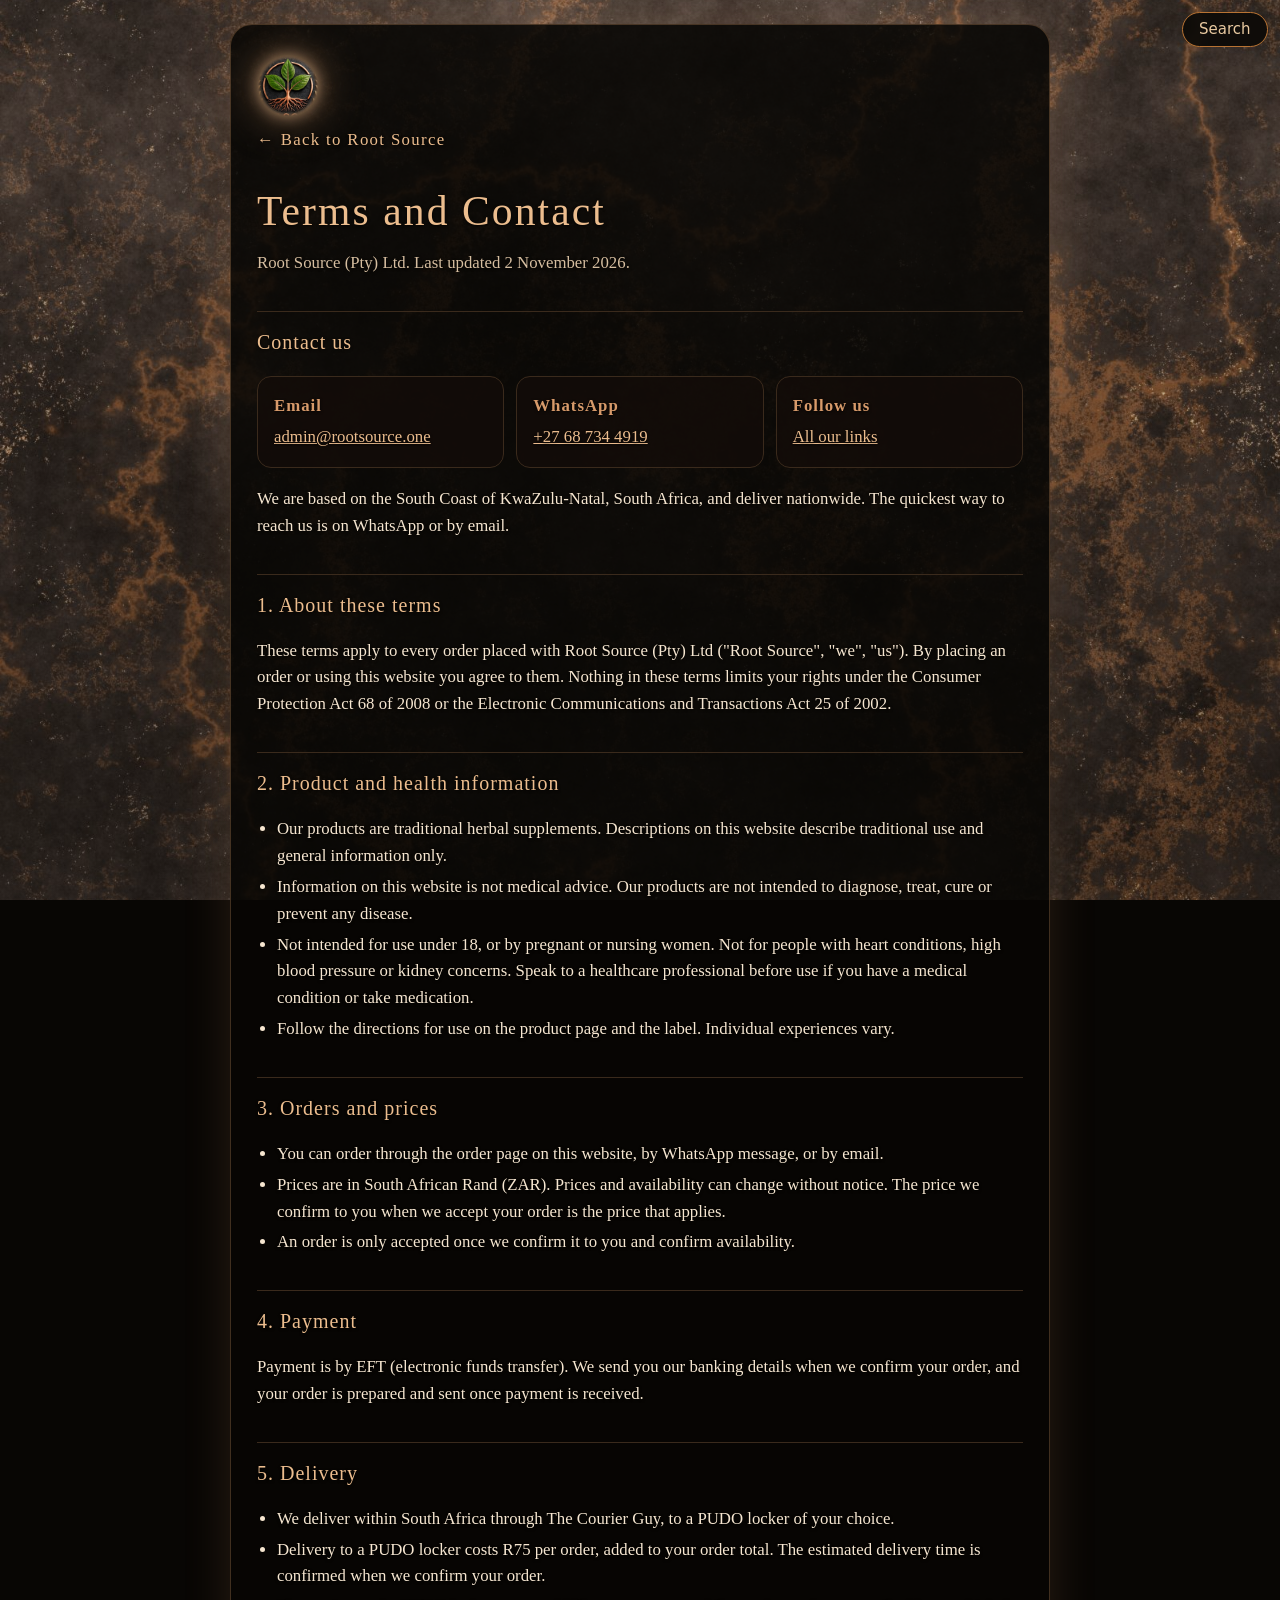
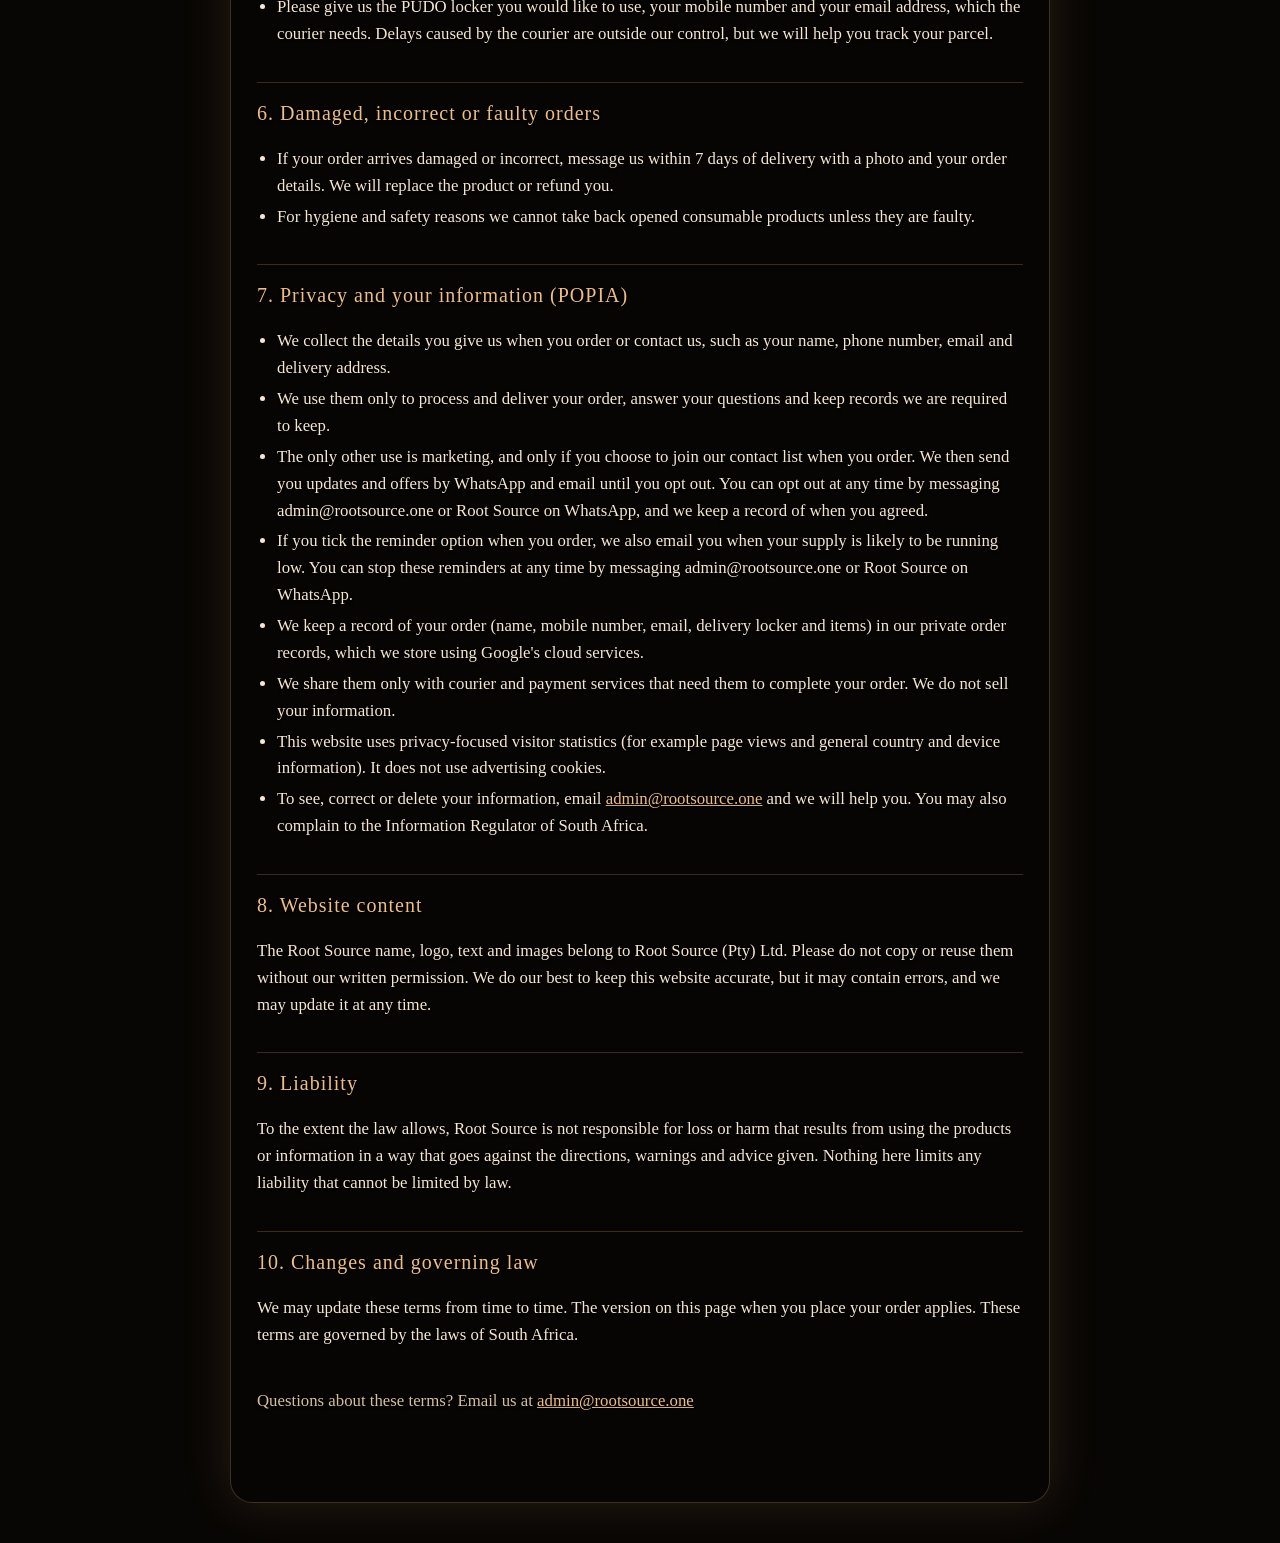
<file: terms.html>
<!doctype html>
<html lang="en">
<head>
<meta charset="utf-8">
<meta name="viewport" content="width=device-width, initial-scale=1">
<title>Terms and Contact | Root Source</title>
<meta name="description" content="Contact Root Source and read our terms of sale, delivery, returns and privacy information.">
<link rel="canonical" href="https://rootsource.one/terms.html">
<link rel="icon" type="image/png" sizes="64x64" href="/favicon.png">
<link rel="apple-touch-icon" href="/apple-touch-icon.png">
<meta name="theme-color" content="#050403">
<meta property="og:type" content="website">
<meta property="og:site_name" content="Root Source">
<meta property="og:title" content="Terms and Contact | Root Source">
<meta property="og:description" content="Contact Root Source and read our terms of sale, delivery, returns and privacy information.">
<meta property="og:url" content="https://rootsource.one/terms.html">
<meta property="og:locale" content="en_ZA">
<meta property="og:image" content="https://rootsource.one/og-image.jpg">
<meta property="og:image:width" content="1200">
<meta property="og:image:height" content="630">
<meta property="og:image:alt" content="Root Source Premium Herbal Company logo">
<meta name="twitter:card" content="summary_large_image">
<meta name="twitter:title" content="Terms and Contact | Root Source">
<meta name="twitter:description" content="Contact Root Source and read our terms of sale, delivery, returns and privacy information.">
<meta name="twitter:image" content="https://rootsource.one/og-image.jpg">
<style>
:root{--bg:#080604;--card:#120d09;--line:#3a2a1c;--text:#e9e0d4;--muted:#a99a89;--copper:#d79a6a;--hi:#ecbd8e}
*{box-sizing:border-box}
body{margin:0;background:var(--bg);color:var(--text);font-family:Georgia,serif;line-height:1.6;font-size:1.05rem}
main{max-width:820px;margin:0 auto;padding:32px 20px 80px}
a{color:var(--hi)}
.back{display:inline-block;margin-bottom:24px;text-decoration:none;font-family:Cinzel,Georgia,serif;letter-spacing:.08em}
h1,h2{font-family:Cinzel,Georgia,serif;font-weight:500;letter-spacing:.05em;color:var(--hi)}
h1{font-size:clamp(1.9rem,6vw,2.6rem);margin:0 0 6px}
h2{font-size:1.25rem;margin:34px 0 8px;padding-top:14px;border-top:1px solid var(--line)}
.updated{color:var(--muted);margin:0 0 28px}
.contact{display:grid;gap:12px;grid-template-columns:repeat(auto-fit,minmax(230px,1fr));margin:18px 0}
.contact div{background:var(--card);border:1px solid var(--line);border-radius:14px;padding:16px}
.contact b{display:block;font-family:Cinzel,Georgia,serif;color:var(--copper);letter-spacing:.06em;margin-bottom:4px}
ul{padding-left:20px}
li{margin:4px 0}

/* design: rock backdrop, glow, readability */
:root{--text:#f6e6d0;--muted:#d6bea0}
body{background:#080604!important;text-shadow:0 1px 3px rgba(0,0,0,.8)}
body::before{content:"";position:fixed;inset:0;z-index:-1;background:linear-gradient(rgba(5,4,3,.18),rgba(5,4,3,.42)),url(/bg-rock.jpg) center/cover no-repeat}
main{background:rgba(8,6,4,.86);border:1px solid rgba(215,154,106,.28);border-radius:22px;margin:24px auto 40px;box-shadow:0 0 48px rgba(215,154,106,.16);padding:30px 26px 70px!important}
@media(max-width:600px){main{margin:12px 10px 30px;padding:24px 16px 56px!important;border-radius:16px}}
.pglogo{display:block;width:62px;height:62px;margin:0 0 10px;border-radius:50%;filter:drop-shadow(0 0 8px rgba(236,189,142,.8)) drop-shadow(0 0 20px rgba(215,154,106,.5))}
details,.glance div,.row,.contact div{background:rgba(18,13,9,.9)}
</style>
</head>
<body>
<main>
<img class="pglogo" src="/logo-mark.png" width="62" height="62" alt="Root Source logo">
<a class="back" href="/">&larr; Back to Root Source</a>
<h1>Terms and Contact</h1>
<p class="updated">Root Source (Pty) Ltd. Last updated 2 November 2026.</p>

<h2>Contact us</h2>
<div class="contact">
<div><b>Email</b><a href="mailto:admin@rootsource.one">admin@rootsource.one</a></div>
<div><b>WhatsApp</b><a href="https://wa.me/27687344919" target="_blank" rel="noopener">+27 68 734 4919</a></div>
<div><b>Follow us</b><a href="https://linktr.ee/rootsource.one" target="_blank" rel="noopener">All our links</a></div>
</div>
<p>We are based on the South Coast of KwaZulu-Natal, South Africa, and deliver nationwide. The quickest way to reach us is on WhatsApp or by email.</p>

<h2>1. About these terms</h2>
<p>These terms apply to every order placed with Root Source (Pty) Ltd ("Root Source", "we", "us"). By placing an order or using this website you agree to them. Nothing in these terms limits your rights under the Consumer Protection Act 68 of 2008 or the Electronic Communications and Transactions Act 25 of 2002.</p>

<h2>2. Product and health information</h2>
<ul>
<li>Our products are traditional herbal supplements. Descriptions on this website describe traditional use and general information only.</li>
<li>Information on this website is not medical advice. Our products are not intended to diagnose, treat, cure or prevent any disease.</li>
<li>Not intended for use under 18, or by pregnant or nursing women. Not for people with heart conditions, high blood pressure or kidney concerns. Speak to a healthcare professional before use if you have a medical condition or take medication.</li>
<li>Follow the directions for use on the product page and the label. Individual experiences vary.</li>
</ul>

<h2>3. Orders and prices</h2>
<ul>
<li>You can order through the order page on this website, by WhatsApp message, or by email.</li>
<li>Prices are in South African Rand (ZAR). Prices and availability can change without notice. The price we confirm to you when we accept your order is the price that applies.</li>
<li>An order is only accepted once we confirm it to you and confirm availability.</li>
</ul>

<h2>4. Payment</h2>
<p>Payment is by EFT (electronic funds transfer). We send you our banking details when we confirm your order, and your order is prepared and sent once payment is received.</p>

<h2>5. Delivery</h2>
<ul>
<li>We deliver within South Africa through The Courier Guy, to a PUDO locker of your choice.</li>
<li>Delivery to a PUDO locker costs R75 per order, added to your order total. The estimated delivery time is confirmed when we confirm your order.</li>
<li>Please give us the PUDO locker you would like to use, your mobile number and your email address, which the courier needs. Delays caused by the courier are outside our control, but we will help you track your parcel.</li>
</ul>

<h2>6. Damaged, incorrect or faulty orders</h2>
<ul>
<li>If your order arrives damaged or incorrect, message us within 7 days of delivery with a photo and your order details. We will replace the product or refund you.</li>
<li>For hygiene and safety reasons we cannot take back opened consumable products unless they are faulty.</li>
</ul>

<h2>7. Privacy and your information (POPIA)</h2>
<ul>
<li>We collect the details you give us when you order or contact us, such as your name, phone number, email and delivery address.</li>
<li>We use them only to process and deliver your order, answer your questions and keep records we are required to keep.</li>
<li>The only other use is marketing, and only if you choose to join our contact list when you order. We then send you updates and offers by WhatsApp and email until you opt out. You can opt out at any time by messaging admin@rootsource.one or Root Source on WhatsApp, and we keep a record of when you agreed.</li>
<li>If you tick the reminder option when you order, we also email you when your supply is likely to be running low. You can stop these reminders at any time by messaging admin@rootsource.one or Root Source on WhatsApp.</li>
<li>We keep a record of your order (name, mobile number, email, delivery locker and items) in our private order records, which we store using Google's cloud services.</li>
<li>We share them only with courier and payment services that need them to complete your order. We do not sell your information.</li>
<li>This website uses privacy-focused visitor statistics (for example page views and general country and device information). It does not use advertising cookies.</li>
<li>To see, correct or delete your information, email <a href="mailto:admin@rootsource.one">admin@rootsource.one</a> and we will help you. You may also complain to the Information Regulator of South Africa.</li>
</ul>

<h2>8. Website content</h2>
<p>The Root Source name, logo, text and images belong to Root Source (Pty) Ltd. Please do not copy or reuse them without our written permission. We do our best to keep this website accurate, but it may contain errors, and we may update it at any time.</p>

<h2>9. Liability</h2>
<p>To the extent the law allows, Root Source is not responsible for loss or harm that results from using the products or information in a way that goes against the directions, warnings and advice given. Nothing here limits any liability that cannot be limited by law.</p>

<h2>10. Changes and governing law</h2>
<p>We may update these terms from time to time. The version on this page when you place your order applies. These terms are governed by the laws of South Africa.</p>

<p style="margin-top:40px;color:var(--muted)">Questions about these terms? Email us at <a href="mailto:admin@rootsource.one">admin@rootsource.one</a></p>
</main>
<script src="/search.js?v=1" defer></script>
</body>
</html>
</file>
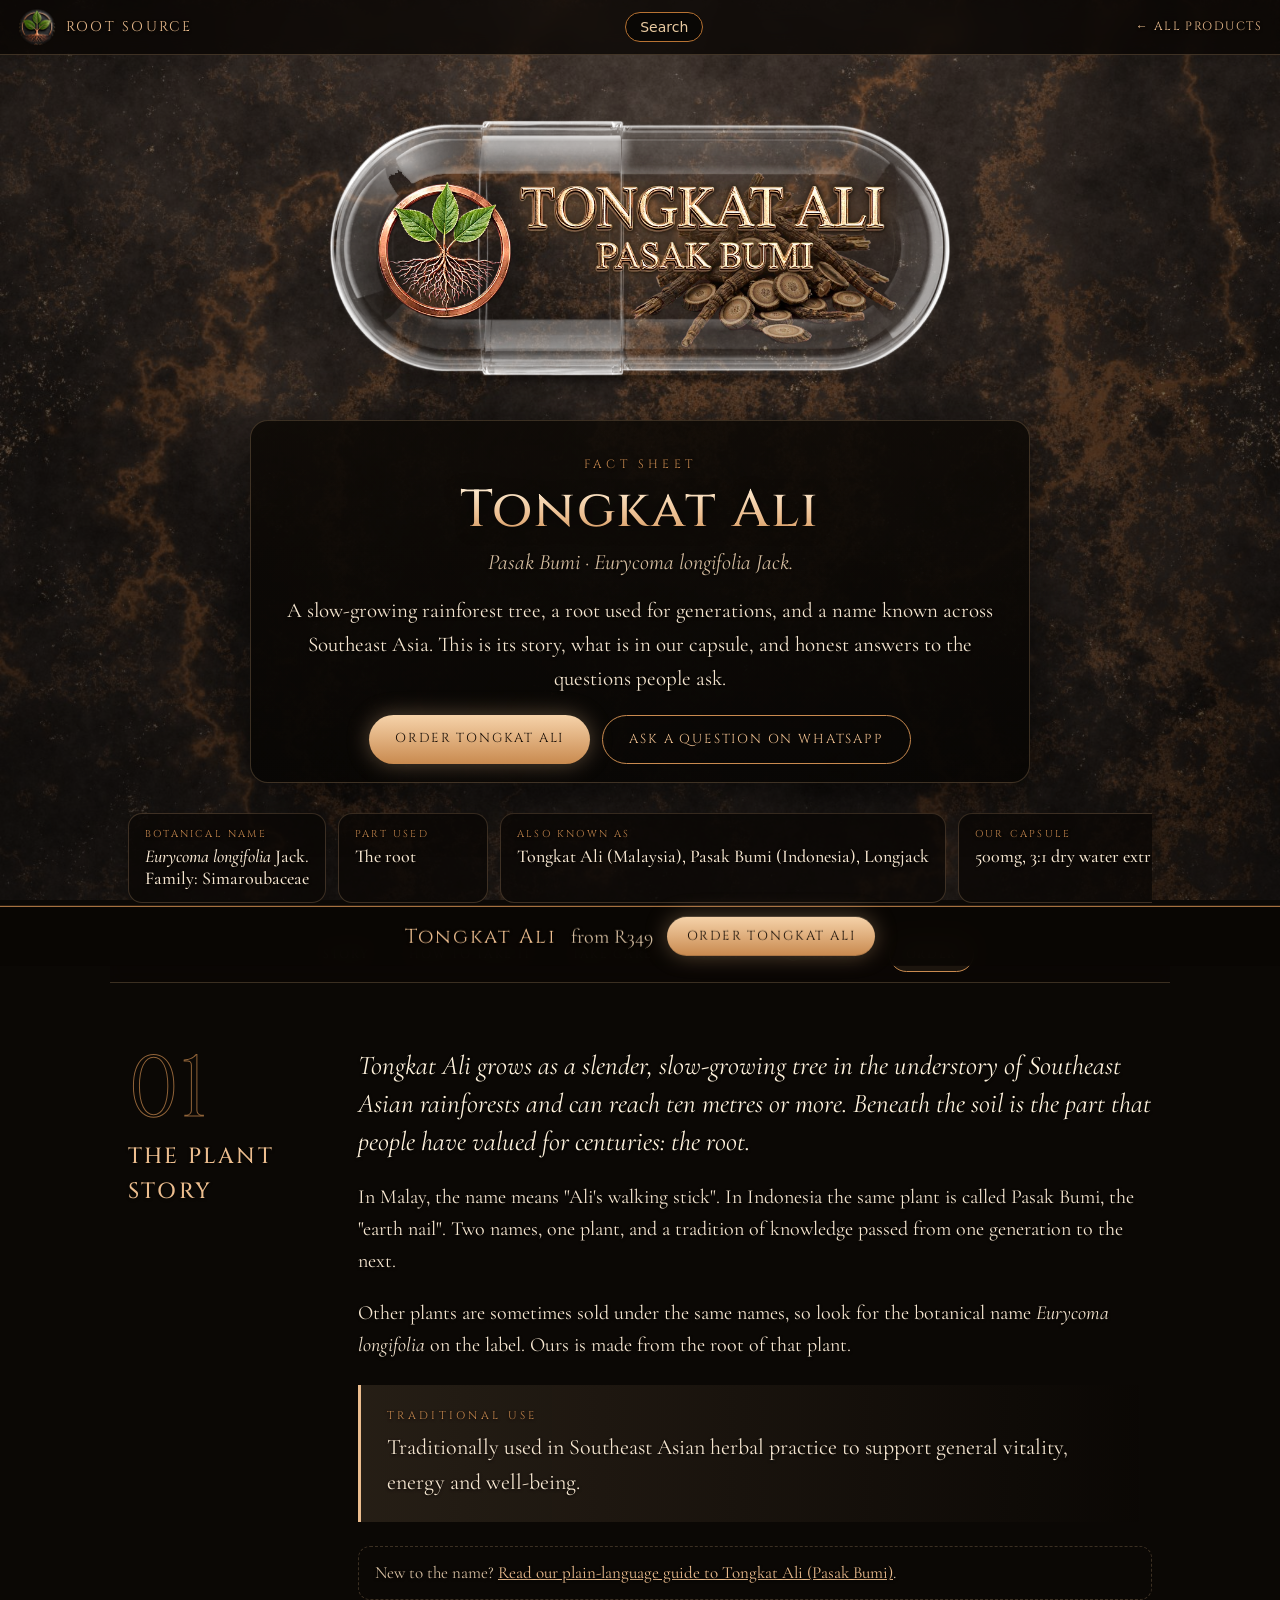
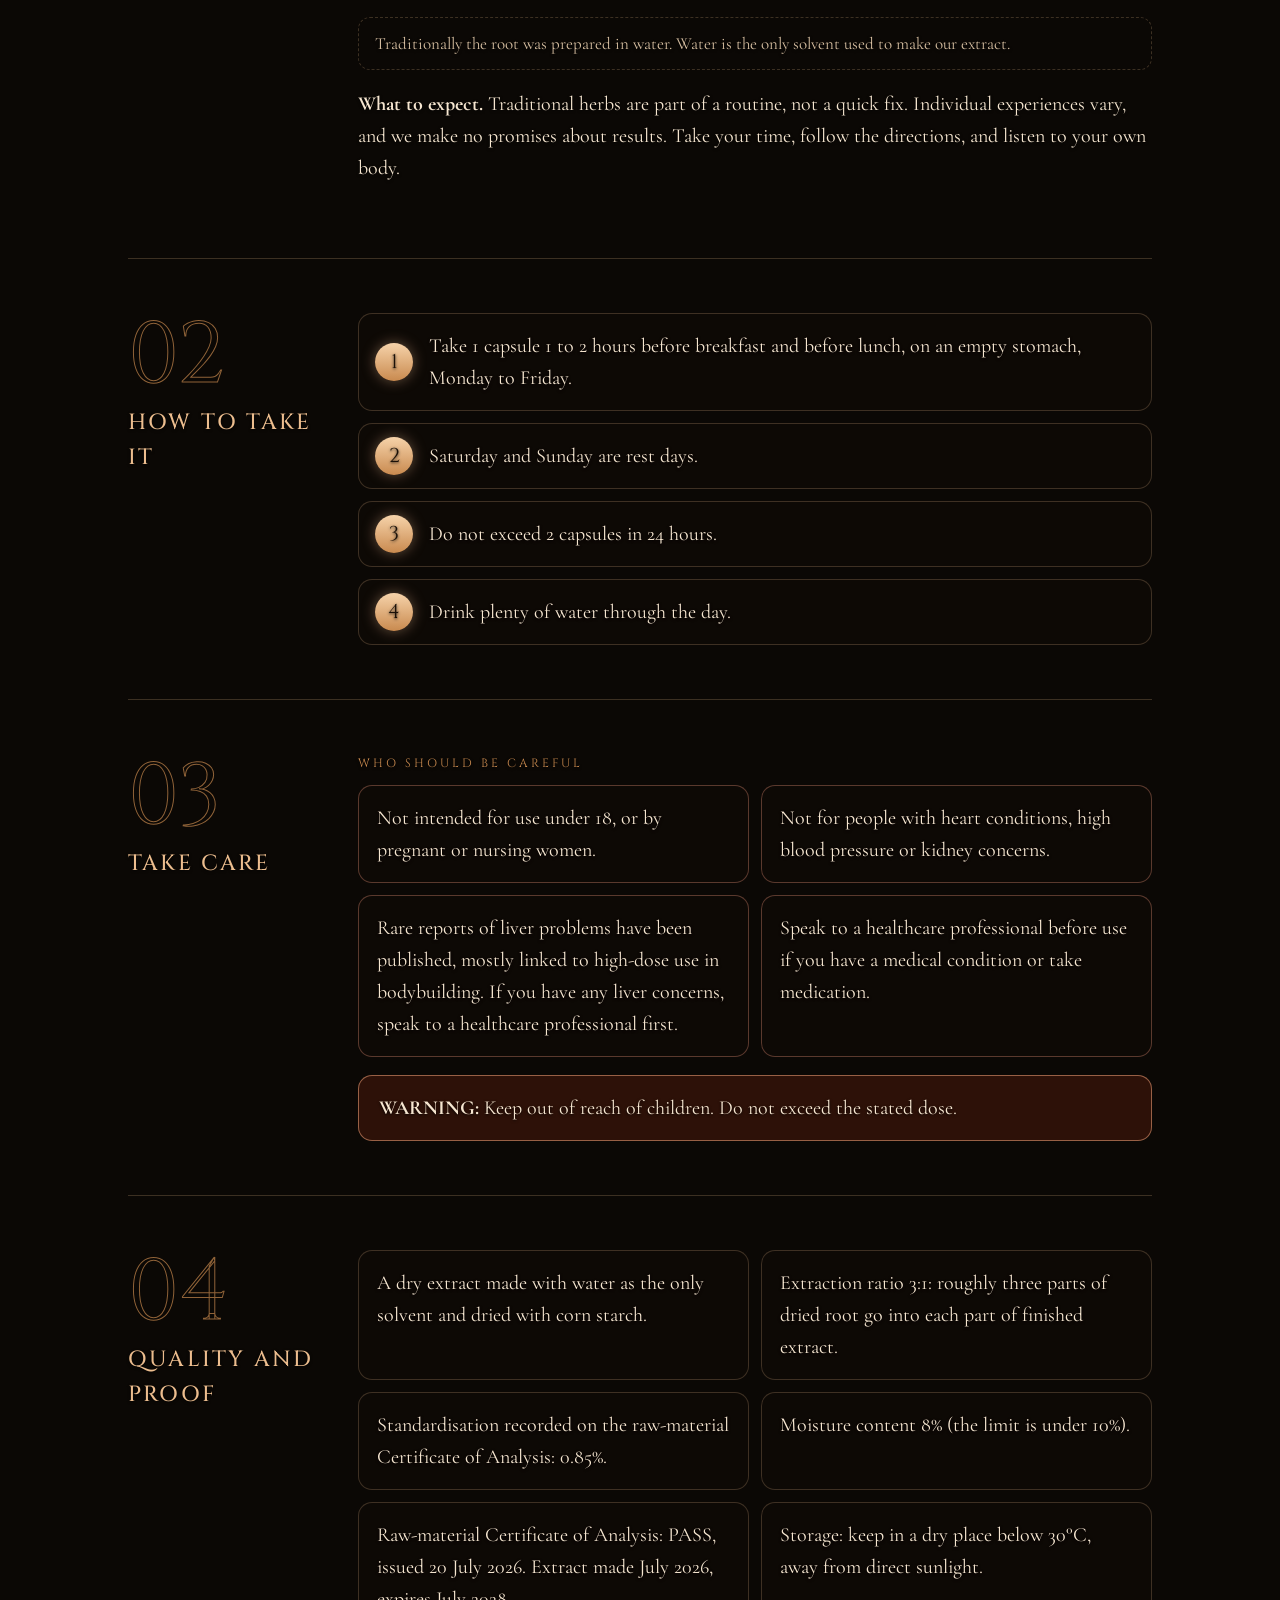
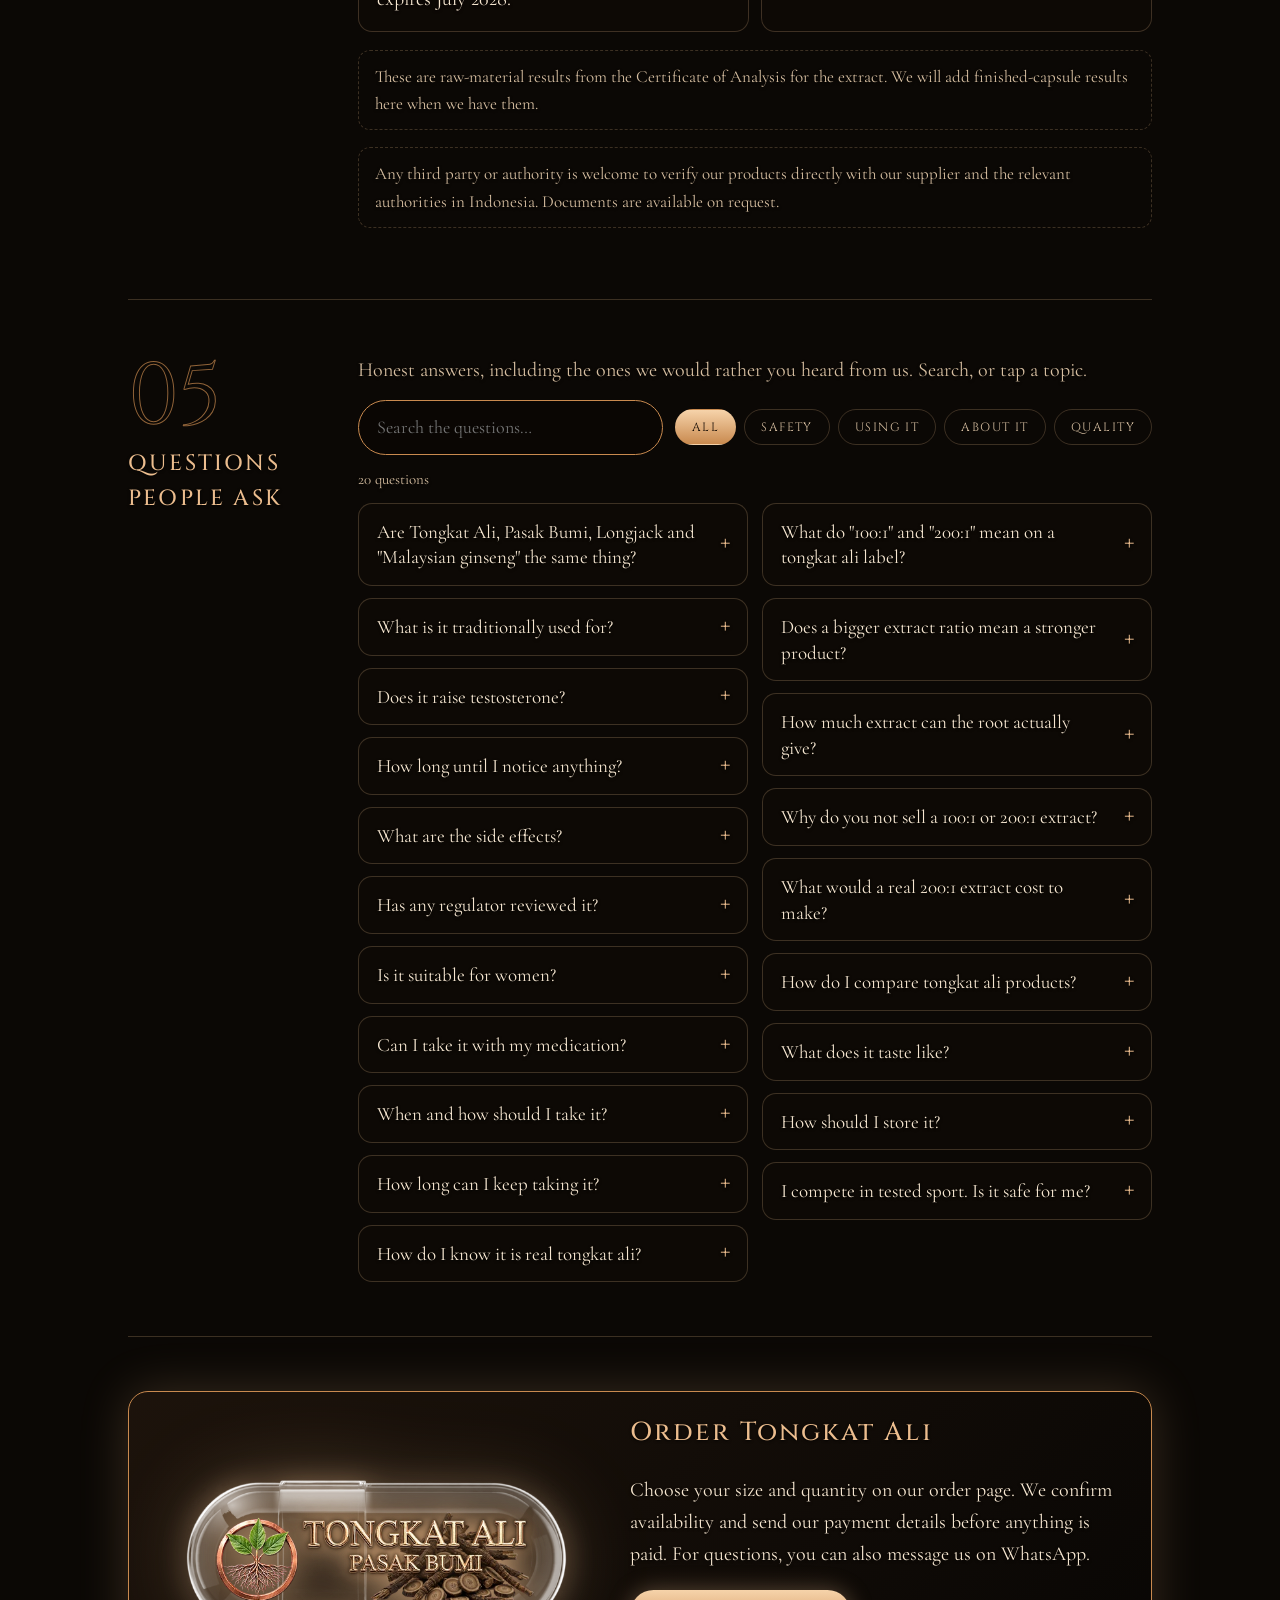
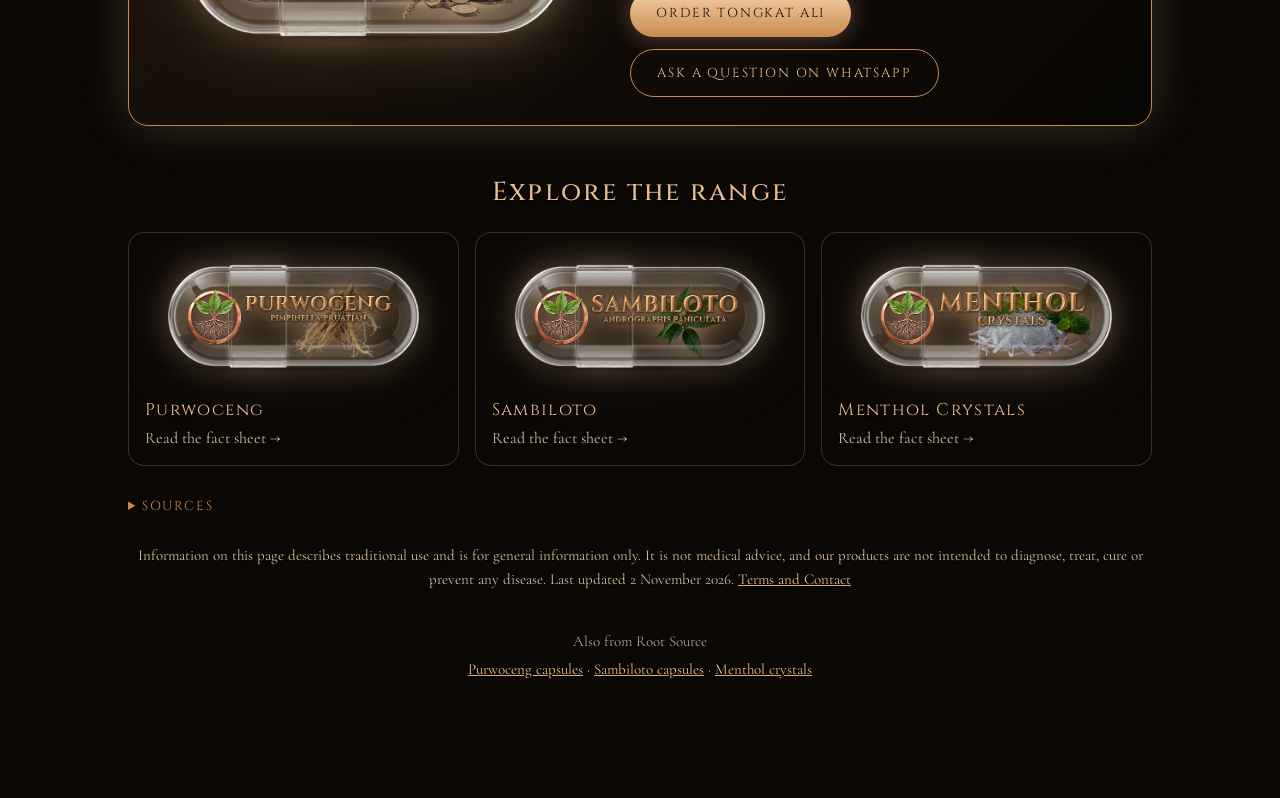
<file: tongkat-ali.html>
<!doctype html>
<html lang="en">
<head>
<meta charset="utf-8">
<meta name="viewport" content="width=device-width, initial-scale=1">
<title>Tongkat Ali (Pasak Bumi) Capsules South Africa | Root Source</title>
<meta name="description" content="Tongkat Ali (Pasak Bumi) capsules from Root Source, South Africa. A traditional Southeast Asian root: plant story, traditional use, how to take it, who should be careful, safety information and quality.">
<link rel="canonical" href="https://rootsource.one/tongkat-ali.html">
<link rel="icon" type="image/png" sizes="64x64" href="/favicon.png">
<link rel="apple-touch-icon" href="/apple-touch-icon.png">
<meta name="theme-color" content="#050403">
<meta property="og:locale" content="en_ZA">
<meta property="og:image" content="https://rootsource.one/tongkat-ali-og.jpg">
<meta property="og:image:width" content="1200">
<meta property="og:image:height" content="630">
<meta property="og:image:alt" content="Root Source Tongkat Ali (Pasak Bumi): sliced and whole roots inside a glass capsule on dark volcanic rock">
<meta name="twitter:card" content="summary_large_image">
<meta name="twitter:title" content="Tongkat Ali (Pasak Bumi) Capsules South Africa | Root Source">
<meta name="twitter:description" content="Tongkat Ali (Pasak Bumi) capsules from Root Source, South Africa. A traditional Southeast Asian root: plant story, traditional use, how to take it, who should be careful, safety information and quality.">
<meta name="twitter:image" content="https://rootsource.one/tongkat-ali-og.jpg">
<script type="application/ld+json">{"@context":"https://schema.org","@type":"Product","name":"Tongkat Ali (Pasak Bumi)","description":"Tongkat Ali (Pasak Bumi, Eurycoma longifolia) water extract capsules, 500mg per capsule.","image":"https://rootsource.one/tongkat-ali-og.jpg","brand":{"@type":"Brand","name":"Root Source"},"url":"https://rootsource.one/tongkat-ali.html","offers":{"@type":"AggregateOffer","priceCurrency":"ZAR","lowPrice":349,"highPrice":649,"offerCount":2,"seller":{"@id":"https://rootsource.one/#org"}}}</script>
<meta property="og:type" content="article">
<meta property="og:site_name" content="Root Source">
<meta property="og:title" content="Tongkat Ali (Pasak Bumi) Capsules South Africa | Root Source">
<meta property="og:description" content="The plant story, traditional use, safety information and quality details for Root Source Tongkat Ali.">
<meta property="og:url" content="https://rootsource.one/tongkat-ali.html">


<body>
<link rel="preconnect" href="https://fonts.googleapis.com">
<link rel="preconnect" href="https://fonts.gstatic.com" crossorigin>
<link href="https://fonts.googleapis.com/css2?family=Cinzel:wght@400;500;600&family=Cormorant+Garamond:ital,wght@0,400;0,500;0,600;1,400&display=swap" rel="stylesheet">
<link rel="stylesheet" href="/sheet.css?v=9">
<link rel="preload" as="image" href="/tongkat-ali-hero.webp?v=21" type="image/webp">
<script>document.documentElement.className="js"</script>
</head>
<body>
<div class="progress" aria-hidden="true"><i></i></div>
<header class="topbar"><a class="tb-brand" href="/"><img src="/logo-mark.png" width="38" height="38" alt=""><span>Root Source</span></a>
<a class="tb-back" href="/#products">&larr; All products</a></header>
<main>
<section class="hero2">
<figure class="himg"><img src="/tongkat-ali-hero.webp?v=21" width="1200" height="540" alt="Root Source Tongkat Ali (Pasak Bumi): sliced and whole roots inside a glass capsule on dark volcanic rock" fetchpriority="high"></figure>
<div class="tblock">
<p class="eyebrow">Fact sheet</p>
<h1>Tongkat Ali</h1>
<p class="sub">Pasak Bumi &middot; <i>Eurycoma longifolia</i> Jack.</p>
<p class="lead">A slow-growing rainforest tree, a root used for generations, and a name known across Southeast Asia. This is its story, what is in our capsule, and honest answers to the questions people ask.</p>
<div class="cta"><a class="btn go" href="checkout.html?add=tongkat&size=0&qty=1">Order Tongkat Ali</a> <a class="btn ghost" href="https://wa.me/27687344919?text=Hi%20Root%20Source%2C%20I%20have%20a%20question." target="_blank" rel="noopener">Ask a question on WhatsApp</a></div>
</div>
<div class="chips"><div class="chip"><span>Botanical name</span><b><i>Eurycoma longifolia</i> Jack.<br>Family: Simaroubaceae</b></div><div class="chip"><span>Part used</span><b>The root</b></div><div class="chip"><span>Also known as</span><b>Tongkat Ali (Malaysia), Pasak Bumi (Indonesia), Longjack</b></div><div class="chip"><span>Our capsule</span><b>500mg, 3:1 dry water extract</b></div><div class="chip"><span>Sizes</span><b>40 capsules (R349)<br>80 capsules (R649)</b></div></div>
</section>
<nav class="chnav" aria-label="On this page"><a href="#story">Story</a><a href="#how">How to take it</a><a href="#care">Take care</a><a href="#proof">Proof</a><a href="#faq">Questions</a><a href="#order">Order</a></nav>
<section class="ch rv" id="story">
<div class="chead"><span class="num">01</span><h2>The plant story</h2></div>
<div class="cbody">
<p class="pull">Tongkat Ali grows as a slender, slow-growing tree in the understory of Southeast Asian rainforests and can reach ten metres or more. Beneath the soil is the part that people have valued for centuries: the root.</p>
<p>In Malay, the name means "Ali's walking stick". In Indonesia the same plant is called Pasak Bumi, the "earth nail". Two names, one plant, and a tradition of knowledge passed from one generation to the next.</p><p>Other plants are sometimes sold under the same names, so look for the botanical name <i>Eurycoma longifolia</i> on the label. Ours is made from the root of that plant.</p>
<blockquote class="trad2"><span>Traditional use</span>Traditionally used in Southeast Asian herbal practice to support general vitality, energy and well-being.</blockquote>
<p class="note">New to the name? <a href="/pasak-bumi.html">Read our plain-language guide to Tongkat Ali (Pasak Bumi)</a>.</p>
<p class="note">Traditionally the root was prepared in water. Water is the only solvent used to make our extract.</p>
<p class="expect"><b>What to expect.</b> Traditional herbs are part of a routine, not a quick fix. Individual experiences vary, and we make no promises about results. Take your time, follow the directions, and listen to your own body.</p>
</div>
</section>
<section class="ch rv" id="how">
<div class="chead"><span class="num">02</span><h2>How to take it</h2></div>
<div class="cbody"><ul class="steps"><li>Take 1 capsule 1 to 2 hours before breakfast and before lunch, on an empty stomach, Monday to Friday.</li><li>Saturday and Sunday are rest days.</li><li>Do not exceed 2 capsules in 24 hours.</li><li>Drink plenty of water through the day.</li></ul></div>
</section>
<section class="ch rv care" id="care">
<div class="chead"><span class="num">03</span><h2>Take care</h2></div>
<div class="cbody"><p class="kicker">Who should be careful</p>
<ul class="carelist"><li>Not intended for use under 18, or by pregnant or nursing women.</li><li>Not for people with heart conditions, high blood pressure or kidney concerns.</li><li>Rare reports of liver problems have been published, mostly linked to high-dose use in bodybuilding. If you have any liver concerns, speak to a healthcare professional first.</li><li>Speak to a healthcare professional before use if you have a medical condition or take medication.</li></ul>
<div class="warn"><strong>WARNING:</strong> Keep out of reach of children. Do not exceed the stated dose.</div></div>
</section>
<section class="ch rv" id="proof">
<div class="chead"><span class="num">04</span><h2>Quality and proof</h2></div>
<div class="cbody"><ul class="proof"><li>A dry extract made with water as the only solvent and dried with corn starch.</li><li>Extraction ratio 3:1: roughly three parts of dried root go into each part of finished extract.</li><li>Standardisation recorded on the raw-material Certificate of Analysis: 0.85%.</li><li>Moisture content 8% (the limit is under 10%).</li><li>Raw-material Certificate of Analysis: PASS, issued 20 July 2026. Extract made July 2026, expires July 2028.</li><li>Storage: keep in a dry place below 30&deg;C, away from direct sunlight.</li></ul>
<p class="note">These are raw-material results from the Certificate of Analysis for the extract. We will add finished-capsule results here when we have them.</p><p class="note">Any third party or authority is welcome to verify our products directly with our supplier and the relevant authorities in Indonesia. Documents are available on request.</p></div>
</section>
<section class="ch rv" id="faq">
<div class="chead"><span class="num">05</span><h2>Questions people ask</h2></div>
<div class="cbody wide">
<p class="faqintro">Honest answers, including the ones we would rather you heard from us. Search, or tap a topic.</p>
<div class="faqbar"><label class="srch"><span class="vh">Search the questions</span><input id="q" type="search" placeholder="Search the questions&hellip;" autocomplete="off"></label><div class="pills"><button type="button" class="pill on" data-f="all">All</button><button type="button" class="pill" data-f="safe">Safety</button><button type="button" class="pill" data-f="use">Using it</button><button type="button" class="pill" data-f="about">About it</button><button type="button" class="pill" data-f="quality">Quality</button></div></div>
<p class="count" id="count" aria-live="polite"></p>
<div class="faq" id="faqlist">
<details class="qa" data-cat="use"><summary>Are Tongkat Ali, Pasak Bumi, Longjack and "Malaysian ginseng" the same thing?</summary><div class="ans"><p>They are names for the same plant, <i>Eurycoma longifolia</i>. Longjack is a trade name and "Malaysian ginseng" is a nickname. The plant is not related to true ginseng.</p></div></details>
<details class="qa" data-cat="about"><summary>What is it traditionally used for?</summary><div class="ans"><p>Traditionally used in Southeast Asian herbal practice to support general vitality, energy and well-being. We make no claims about hormones, testosterone, libido or sexual function.</p></div></details>
<details class="qa" data-cat="about"><summary>Does it raise testosterone?</summary><div class="ans"><p>We make no claims about hormones. Some studies have looked at this, but the published evidence is limited, and we have not reviewed enough of it to quote any. If this is your reason for considering it, please speak to a doctor.</p></div></details>
<details class="qa" data-cat="use"><summary>How long until I notice anything?</summary><div class="ans"><p>Everyone is different, and we make no promises about results. Traditional herbs are part of a routine, so follow the directions consistently.</p></div></details>
<details class="qa" data-cat="safe"><summary>What are the side effects?</summary><div class="ans"><p>Restlessness, trouble sleeping and a raised body temperature have been reported, along with nausea, abdominal discomfort, diarrhoea or headaches. Rare cases of liver injury have been reported, mostly in bodybuilders, who may have been using other products as well. A United States National Institutes of Health database lists tongkat ali as a possible rare cause of liver injury. Long-term safety has not been adequately studied. Stop and speak to a healthcare professional if you feel unwell.</p></div></details>
<details class="qa" data-cat="safe"><summary>Has any regulator reviewed it?</summary><div class="ans"><p>In 2021 the European Food Safety Authority reviewed a standardised water extract of tongkat ali root. Based on laboratory and animal tests, it concluded that the extract has the potential to induce DNA damage, and that its safety had not been established under any condition of use. Our extract is also a water extract, so we think you should know. That opinion applies to the European Union, and it is one assessment. Please speak to a healthcare professional before using tongkat ali. The sources are listed at the end of this page.</p></div></details>
<details class="qa" data-cat="safe"><summary>Is it suitable for women?</summary><div class="ans"><p>Our product is not for use under 18, or by pregnant or nursing women. For anyone else, please speak to a healthcare professional. We do not give separate dosing for women.</p></div></details>
<details class="qa" data-cat="safe"><summary>Can I take it with my medication?</summary><div class="ans"><p>Speak to your doctor or pharmacist first. Some sources suggest it may affect how certain medicines are processed by the body.</p></div></details>
<details class="qa" data-cat="use"><summary>When and how should I take it?</summary><div class="ans"><p>Take 1 capsule 1 to 2 hours before breakfast and before lunch, on an empty stomach, Monday to Friday, with weekends as rest days. Do not exceed 2 capsules in 24 hours. Early in the day is also sensible, since trouble sleeping is the most commonly reported side effect.</p></div></details>
<details class="qa" data-cat="use"><summary>How long can I keep taking it?</summary><div class="ans"><p>Follow the Monday to Friday routine, with weekends off. Because long-term safety has not been adequately studied, please do not use it continuously for long periods without speaking to a healthcare professional.</p></div></details>
<details class="qa" data-cat="use"><summary>How do I know it is real tongkat ali?</summary><div class="ans"><p>There are numerous cases of products falsely claiming to contain it. Check for the botanical name <i>Eurycoma longifolia</i>, and ask any brand for its Certificate of Analysis. Ours is made from the root of that plant, and our raw-material results are on this page.</p></div></details>
<details class="qa" data-cat="about"><summary>What do "100:1" and "200:1" mean on a tongkat ali label?</summary><div class="ans"><p>The first number is how much dried root is used to make one part of extract. A 200:1 extract is made from 200 kg of root for every 1 kg of extract. It describes the amount of root that went in. It does not tell you what is in the extract.</p></div></details>
<details class="qa" data-cat="quality"><summary>Does a bigger extract ratio mean a stronger product?</summary><div class="ans"><p>No. The ratio describes the process, not the result. Two extracts with the same ratio can contain very different amounts of the compounds that matter. A measured marker figure, backed by a batch test report, is a better guide than the ratio.</p></div></details>
<details class="qa" data-cat="quality"><summary>How much extract can the root actually give?</summary><div class="ans"><p>In published laboratory work, boiling-water extraction of the root has been reported to give roughly 3% of the root&rsquo;s weight as extract. That works out to about 33 kg of root for 1 kg of extract. Ratios far above that mean most of what the water extracted was set aside, or that the figure was not measured.</p></div></details>
<details class="qa" data-cat="quality"><summary>Why do you not sell a 100:1 or 200:1 extract?</summary><div class="ans"><p>We would rather show you what is in the capsule than a large number on the label. Our Tongkat Ali is a 3:1 dry water extract, 500mg per capsule, and the standardisation figure on our raw-material Certificate of Analysis (0.85%) is shown on this page. Ask us and we will send you the certificate.</p></div></details>
<details class="qa" data-cat="quality"><summary>What would a real 200:1 extract cost to make?</summary><div class="ans"><p>It takes 200 kg of root for every 1 kg of extract. In a 500mg capsule that is 100 g of root, compared with 1.5 g for a 3:1 capsule. A jar of 40 capsules would need 4 kg of root before any processing, testing or packaging. If the price of a product is very low, that is worth questioning.</p></div></details>
<details class="qa" data-cat="use"><summary>How do I compare tongkat ali products?</summary><div class="ans"><p>Check the plant part and species (<i>Eurycoma longifolia</i>), the serving in mg, the extract ratio, the marker figure, the extraction method, and whether there is a batch test report for the product you are buying. Compare the marker per serving, not the ratio.</p></div></details>
<details class="qa" data-cat="use"><summary>What does it taste like?</summary><div class="ans"><p>The raw extract's certificate records a bitter, gradually astringent taste.</p></div></details>
<details class="qa" data-cat="quality"><summary>How should I store it?</summary><div class="ans"><p>In a dry place below 30&deg;C, away from direct sunlight. Check the label for the expiry date.</p></div></details>
<details class="qa" data-cat="safe"><summary>I compete in tested sport. Is it safe for me?</summary><div class="ans"><p>Check with your sport's anti-doping body before using any supplement.</p></div></details>
</div>
<p class="none" id="none" hidden>No question matches that. Ask us on WhatsApp and we will answer it.</p>
</div>
</section>
<section class="orderband rv" id="order">
<img src="/tongkat-ali-card.webp" loading="lazy" width="700" height="315" alt="">
<div><h2>Order Tongkat Ali</h2><p>Choose your size and quantity on our order page. We confirm availability and send our payment details before anything is paid. For questions, you can also message us on WhatsApp.</p><div class="cta"><a class="btn go" href="checkout.html?add=tongkat&size=0&qty=1">Order Tongkat Ali</a> <a class="btn ghost" href="https://wa.me/27687344919?text=Hi%20Root%20Source%2C%20I%20have%20a%20question." target="_blank" rel="noopener">Ask a question on WhatsApp</a></div></div>
</section>
<section class="range rv"><h2>Explore the range</h2><div class="rgrid"><a class="rcard" href="/purwoceng.html"><img loading="lazy" src="/purwoceng-card.webp" width="700" height="315" alt="Root Source Purwoceng: Purwoceng roots inside a glass capsule on dark volcanic rock"><span class="rname">Purwoceng</span><span class="rgo">Read the fact sheet &rarr;</span></a><a class="rcard" href="/sambiloto.html"><img loading="lazy" src="/sambiloto-card.webp" width="700" height="315" alt="Root Source Sambiloto: green Sambiloto leaves inside a glass capsule on dark volcanic rock"><span class="rname">Sambiloto</span><span class="rgo">Read the fact sheet &rarr;</span></a><a class="rcard" href="/menthol.html"><img loading="lazy" src="/menthol-card.webp" width="700" height="315" alt="Root Source Menthol Crystals: menthol crystals and mint leaves on dark volcanic rock"><span class="rname">Menthol Crystals</span><span class="rgo">Read the fact sheet &rarr;</span></a></div></section>
<section class="srcs"><details><summary>Sources</summary><ul><li><a href="https://doi.org/10.2903/j.efsa.2021.6937" target="_blank" rel="noopener">European Food Safety Authority, scientific opinion on tongkat ali root extract as a novel food, EFSA Journal 2021</a></li><li><a href="https://www.ncbi.nlm.nih.gov/books/NBK609015/" target="_blank" rel="noopener">LiverTox (US National Institutes of Health): Tongkat Ali</a></li></ul></details></section>
<p class="disc">Information on this page describes traditional use and is for general information only. It is not medical advice, and our products are not intended to diagnose, treat, cure or prevent any disease. Last updated 2 November 2026. <a href="terms.html">Terms and Contact</a></p>
<nav class="rs-rel" aria-label="Other Root Source products" style="max-width:760px;margin:36px auto 24px;padding:0 16px;text-align:center;font-size:15px;line-height:1.9"><p style="opacity:.7;margin:0">Also from Root Source</p><p style="margin:0"><a href="/purwoceng.html">Purwoceng capsules</a> &middot; <a href="/sambiloto.html">Sambiloto capsules</a> &middot; <a href="/menthol.html">Menthol crystals</a></p></nav>
</main>
<div class="obar" id="obar"><span class="on">Tongkat Ali</span><span class="op">from R349</span><a class="btn go" href="checkout.html?add=tongkat&size=0&qty=1">Order Tongkat Ali</a></div>
<script src="/sheet.js?v=3" defer></script>
<script src="/search.js?v=1" defer></script>
</body>
</html>
</file>
<file: sheet.css>
:root{--bg:#0b0805;--cop:#ecbd8e;--cop2:#c98a4f;--text:#f6e6d0;--muted:#d6bea0;--line:rgba(236,189,142,.22);--serif:'Cormorant Garamond',Georgia,serif;--disp:'Cinzel',Georgia,serif}
*{box-sizing:border-box}html{scroll-behavior:smooth;scroll-padding-top:120px}
body{margin:0;background:#0b0805 url(/bg-rock.jpg) center/cover fixed;color:var(--text);font-family:var(--serif);font-size:20px;line-height:1.6;text-shadow:0 1px 3px rgba(0,0,0,.85)}
body::before{content:"";position:fixed;inset:0;background:radial-gradient(ellipse at 50% 0,rgba(0,0,0,.25),rgba(0,0,0,.72));z-index:-1}
a{color:var(--cop)}img{max-width:100%;height:auto;display:block}
.vh{position:absolute;width:1px;height:1px;overflow:hidden;clip:rect(0 0 0 0)}
.progress{position:fixed;top:0;left:0;right:0;height:3px;z-index:60}.progress i{display:block;height:100%;width:0;background:linear-gradient(90deg,var(--cop2),#fff0d8);box-shadow:0 0 10px var(--cop)}
.topbar{position:sticky;top:0;z-index:50;display:flex;justify-content:space-between;align-items:center;padding:8px 18px;background:rgba(10,7,4,.82);backdrop-filter:blur(10px);border-bottom:1px solid var(--line)}
.tb-brand{display:flex;gap:10px;align-items:center;text-decoration:none;font-family:var(--disp);letter-spacing:.16em;text-transform:uppercase;font-size:14px;color:var(--cop)}
.tb-back{font-family:var(--disp);font-size:12px;letter-spacing:.12em;text-decoration:none;text-transform:uppercase}
main{max-width:1060px;margin:0 auto;padding:0 18px 90px}
.hero2{position:relative;padding-top:26px}
.himg{margin:0 auto;width:100%;max-width:640px;padding:18px 18px 0}
.himg img{width:100%;height:auto;filter:drop-shadow(0 0 10px rgba(236,189,142,.65)) drop-shadow(0 0 34px rgba(236,189,142,.35));animation:flt 7s ease-in-out infinite}
@keyframes flt{0%,100%{transform:translateY(0)}50%{transform:translateY(-8px)}}
.tblock{text-align:center;max-width:780px;margin:4px auto 0;position:relative;padding:34px 26px 10px;border-radius:18px;background:linear-gradient(180deg,rgba(14,10,6,.9),rgba(8,6,4,.94));border:1px solid var(--line);box-shadow:0 14px 50px rgba(0,0,0,.6)}
.eyebrow{font-family:var(--disp);letter-spacing:.35em;text-transform:uppercase;font-size:12px;color:var(--cop2);margin:0 0 8px}
h1{font-family:var(--disp);font-weight:500;font-size:clamp(30px,6vw,52px);line-height:1.1;margin:0 0 6px;letter-spacing:.04em;background:linear-gradient(180deg,#fff2dc,#ecbd8e 60%,#c98a4f);-webkit-background-clip:text;background-clip:text;color:transparent;text-shadow:none;filter:drop-shadow(0 2px 8px rgba(0,0,0,.75))}
.sub{font-style:italic;color:var(--muted);margin:0 0 14px;font-size:22px}
.lead{font-size:21px;margin:0 0 20px}
.cta{display:flex;gap:12px;flex-wrap:wrap;justify-content:center;margin:14px 0 8px}
.btn{display:inline-block;padding:13px 26px;border-radius:999px;font-family:var(--disp);font-size:13px;letter-spacing:.14em;text-transform:uppercase;text-decoration:none;color:#1a1008;background:linear-gradient(180deg,#f6d3aa,#c98a4f);box-shadow:0 0 22px rgba(236,189,142,.35);text-shadow:none;transition:transform .2s,box-shadow .2s}
.btn:hover{transform:translateY(-2px);box-shadow:0 0 34px rgba(236,189,142,.6)}
.btn.ghost{background:transparent;color:var(--cop);border:1px solid var(--cop2);box-shadow:none}
.chips{display:flex;gap:12px;overflow-x:auto;padding:22px 4px 6px;margin-top:8px;scroll-snap-type:x proximity;-webkit-overflow-scrolling:touch}
.chip{flex:0 0 auto;min-width:150px;scroll-snap-align:start;padding:12px 16px;border:1px solid var(--line);border-radius:14px;background:rgba(12,9,6,.85)}
.chip span{display:block;font-family:var(--disp);font-size:10px;letter-spacing:.22em;text-transform:uppercase;color:var(--cop2)}
.chip b{font-weight:500;font-size:18px;line-height:1.25;display:block;margin-top:3px}
.chnav{position:sticky;top:55px;z-index:40;display:flex;gap:6px;overflow-x:auto;justify-content:center;padding:10px 6px;margin:18px -18px 10px;background:rgba(10,7,4,.8);backdrop-filter:blur(8px);border-bottom:1px solid var(--line)}
.chnav a{flex:0 0 auto;padding:7px 16px;border-radius:999px;border:1px solid transparent;font-family:var(--disp);font-size:12px;letter-spacing:.14em;text-transform:uppercase;text-decoration:none;color:var(--muted)}
.chnav a.on{border-color:var(--cop2);color:var(--cop);background:rgba(236,189,142,.08)}
.ch{display:grid;grid-template-columns:200px 1fr;gap:30px;padding:54px 0;border-bottom:1px solid var(--line)}
.chead{position:relative}.num{display:block;font-family:var(--disp);font-size:86px;line-height:1;color:transparent;-webkit-text-stroke:1px var(--cop2);opacity:.7;text-shadow:none}
.chead h2{font-family:var(--disp);font-weight:500;font-size:22px;letter-spacing:.1em;text-transform:uppercase;color:var(--cop);margin:6px 0 0}
.cbody{min-width:0}.cbody.wide{grid-column:auto}
.pull{font-size:27px;line-height:1.4;font-style:italic;color:#fff2dc;margin:0 0 18px}
.trad2{margin:24px 0;padding:22px 26px;border-left:3px solid var(--cop);background:linear-gradient(90deg,rgba(236,189,142,.12),rgba(0,0,0,0));border-radius:0 14px 14px 0;font-size:22px}
.trad2 span{display:block;font-family:var(--disp);font-size:11px;letter-spacing:.3em;text-transform:uppercase;color:var(--cop2);margin-bottom:6px}
.note{font-size:17px;color:var(--muted);border:1px dashed var(--line);border-radius:12px;padding:12px 16px}
.expect{margin-top:18px}
.sub3{font-family:var(--disp);font-weight:500;font-size:15px;letter-spacing:.14em;text-transform:uppercase;color:var(--cop);margin:22px 0 10px}
.steps{list-style:none;counter-reset:s;margin:0;padding:0;display:grid;gap:12px}
.steps li{counter-increment:s;position:relative;padding:16px 18px 16px 70px;border:1px solid var(--line);border-radius:14px;background:rgba(14,10,6,.88)}
.steps li::before{content:counter(s);position:absolute;left:16px;top:50%;transform:translateY(-50%);width:38px;height:38px;border-radius:50%;display:grid;place-items:center;font-family:var(--disp);color:#1a1008;background:linear-gradient(180deg,#f6d3aa,#c98a4f);box-shadow:0 0 14px rgba(236,189,142,.4)}
.kicker{font-family:var(--disp);font-size:12px;letter-spacing:.25em;text-transform:uppercase;color:var(--cop2);margin:0 0 12px}
.carelist,.proof{list-style:none;margin:0 0 18px;padding:0;display:grid;gap:12px;grid-template-columns:repeat(auto-fit,minmax(260px,1fr))}
.carelist li,.proof li{padding:16px 18px;border:1px solid var(--line);border-radius:14px;background:rgba(14,10,6,.88)}
.care .carelist li{border-color:rgba(236,150,120,.35)}
.warn{border:1px solid rgba(240,160,120,.55);background:rgba(60,22,10,.7);border-radius:14px;padding:16px 20px}
.faqintro{margin:0 0 14px;color:var(--muted)}
.faqbar{display:flex;gap:12px;flex-wrap:wrap;align-items:center}
.srch{flex:1 1 240px}.srch input{width:100%;padding:12px 18px;border-radius:999px;border:1px solid var(--cop2);background:rgba(10,7,4,.9);color:var(--text);font:inherit;font-size:18px}
.pills{display:flex;gap:8px;flex-wrap:wrap}
.pill{cursor:pointer;padding:9px 16px;border-radius:999px;border:1px solid var(--line);background:transparent;color:var(--muted);font-family:var(--disp);font-size:12px;letter-spacing:.12em;text-transform:uppercase}
.pill.on{color:#1a1008;background:linear-gradient(180deg,#f6d3aa,#c98a4f);border-color:transparent}
.count{font-size:15px;color:var(--muted);margin:12px 0}
.faq{columns:2 340px;column-gap:14px}
.qa{break-inside:avoid;margin:0 0 12px;border:1px solid var(--line);border-radius:14px;background:rgba(14,10,6,.9);overflow:hidden;transition:border-color .2s,box-shadow .2s}
.qa[open]{border-color:var(--cop2);box-shadow:0 0 24px rgba(236,189,142,.18)}
.qa summary{cursor:pointer;list-style:none;padding:15px 48px 15px 18px;position:relative;font-size:19px;line-height:1.35}
.qa summary::-webkit-details-marker{display:none}
.qa summary::after{content:"+";position:absolute;right:16px;top:50%;transform:translateY(-50%);font-family:var(--disp);font-size:22px;color:var(--cop);transition:transform .25s}
.qa[open] summary::after{transform:translateY(-50%) rotate(45deg)}
.qa .ans{padding:0 18px 16px;color:var(--text);font-size:18px}
.qa .ans p{margin:.5em 0}
.none{padding:20px;text-align:center;color:var(--muted)}
.orderband{display:grid;grid-template-columns:1fr 1.1fr;gap:26px;align-items:center;margin:54px 0 20px;padding:20px;border-radius:20px;border:1px solid var(--cop2);background:linear-gradient(135deg,rgba(30,20,12,.95),rgba(8,6,4,.96));box-shadow:0 0 50px rgba(236,189,142,.2)}
.orderband img{filter:drop-shadow(0 0 14px rgba(236,189,142,.7)) drop-shadow(0 0 40px rgba(236,189,142,.4))}
.orderband h2,.range h2{font-family:var(--disp);font-weight:500;color:var(--cop);font-size:26px;letter-spacing:.08em;margin:0 0 8px}
.orderband .cta{justify-content:flex-start}
.range{margin-top:46px}.range h2{text-align:center;margin-bottom:18px}
.rgrid{display:grid;gap:16px;grid-template-columns:repeat(auto-fit,minmax(230px,1fr))}
.rcard{position:relative;display:block;overflow:hidden;border-radius:16px;border:1px solid var(--line);text-decoration:none;color:var(--text);background:#0b0805;transition:transform .3s,box-shadow .3s}
.rcard:hover{transform:translateY(-5px);box-shadow:0 0 34px rgba(236,189,142,.4)}
.rcard img{padding:16px 14px 0;filter:drop-shadow(0 0 12px rgba(236,189,142,.6)) drop-shadow(0 0 30px rgba(236,189,142,.3));transition:transform .5s}.rcard:hover img{transform:scale(1.04)}
.rname{display:block;padding:12px 16px 0;font-family:var(--disp);letter-spacing:.08em;color:var(--cop);font-size:17px}.rname small{font-size:12px;color:var(--muted)}
.rgo{display:block;padding:2px 16px 14px;color:var(--muted);font-size:16px}
.srcs{margin-top:30px}.srcs summary{cursor:pointer;font-family:var(--disp);letter-spacing:.14em;text-transform:uppercase;font-size:13px;color:var(--cop2)}
.srcs ul{font-size:16px;color:var(--muted)}
.disc{font-size:15px;color:var(--muted);margin-top:26px;text-align:center}
.obar{position:fixed;left:0;right:0;bottom:0;z-index:55;display:flex;gap:14px;align-items:center;justify-content:center;padding:10px 14px;background:rgba(10,7,4,.92);backdrop-filter:blur(10px);border-top:1px solid var(--cop2);transform:translateY(110%);transition:transform .35s}
.obar.show{transform:none}.obar .on{font-family:var(--disp);letter-spacing:.1em;color:var(--cop)}.obar .op{color:var(--muted)}.obar .btn{padding:9px 20px}
.js .rv{opacity:0;transform:translateY(26px);transition:opacity .8s,transform .8s}.js .rv.in{opacity:1;transform:none}
@media(max-width:760px){.tblock{margin-top:0!important}body{font-size:18px}.ch{grid-template-columns:1fr;gap:6px;padding:38px 0}.chead{display:flex;align-items:baseline;gap:14px}.num{font-size:54px}.chead h2{font-size:18px}.orderband{grid-template-columns:1fr}.tblock{margin-top:-40px;padding:26px 16px 6px}.pull{font-size:23px}.faq{columns:1}.chnav{justify-content:flex-start}.obar .op{display:none}}
@media(prefers-reduced-motion:reduce){*{animation:none!important;transition:none!important}.js .rv{opacity:1;transform:none}html{scroll-behavior:auto}}
.ph{position:relative;display:grid;place-items:center;text-align:center;aspect-ratio:1400/618;border-radius:22px;background:radial-gradient(ellipse at 50% 45%,rgba(236,189,142,.16),rgba(0,0,0,0) 65%)}
.ph .emb{width:36%;max-width:240px;filter:drop-shadow(0 0 18px rgba(236,189,142,.75)) drop-shadow(0 0 55px rgba(236,189,142,.45));animation:flt 7s ease-in-out infinite}
.ph .phn{position:absolute;bottom:8%;left:0;right:0;font-family:var(--disp);letter-spacing:.2em;text-transform:uppercase;font-size:clamp(18px,4vw,40px);background:linear-gradient(180deg,#fff2dc,#ecbd8e 60%,#c98a4f);-webkit-background-clip:text;background-clip:text;color:transparent;text-shadow:none}
.ph.sm{aspect-ratio:16/9}.ph.sm .emb{width:34%}.ph.sm .phn{font-size:18px;bottom:6%}.ph.mid .emb{width:44%}
.rcard .ph{border-radius:0}.orderband .ph{aspect-ratio:16/9}

/* 3D glass capsule shell housing the hero */
.shell{position:relative;margin:26px auto 0;max-width:900px;padding:34px 46px 30px;border-radius:150px;text-align:center;
background:linear-gradient(165deg,rgba(255,255,255,.13) 0%,rgba(255,255,255,.04) 28%,rgba(120,150,175,.05) 60%,rgba(0,0,0,.22) 100%);
border:1.5px solid rgba(255,255,255,.34);
box-shadow:inset 0 3px 3px rgba(255,255,255,.55),inset 0 -22px 40px rgba(0,0,0,.5),inset 18px 0 34px rgba(255,255,255,.07),inset -18px 0 34px rgba(0,0,0,.28),0 0 46px rgba(236,189,142,.35),0 34px 50px rgba(0,0,0,.55);
backdrop-filter:blur(1.5px)}
.shell::before{content:"";position:absolute;inset:3px;border-radius:inherit;border:1px solid rgba(255,255,255,.14);pointer-events:none}
.shell .spec{position:absolute;left:9%;right:42%;top:7px;height:20px;border-radius:50%;background:linear-gradient(90deg,rgba(255,255,255,0),rgba(255,255,255,.8) 35%,rgba(255,255,255,.35) 70%,rgba(255,255,255,0));filter:blur(2px);pointer-events:none}
.shell .seam{position:absolute;top:14px;bottom:14px;width:2px;background:linear-gradient(180deg,rgba(255,255,255,.05),rgba(255,255,255,.4),rgba(255,255,255,.05));box-shadow:2px 0 6px rgba(0,0,0,.35);pointer-events:none}
.shell .s1{left:33%}.shell .s2{left:66%}
.shell .himg{max-width:600px;padding:0;margin:0 auto}
.shell .himg img{animation:none;filter:drop-shadow(0 6px 10px rgba(0,0,0,.55))}
.shell .tblock{background:none;border:0;box-shadow:none;margin:4px auto 0;padding:6px 0 4px;max-width:640px}
.shell .ph{aspect-ratio:16/7}
@media(max-width:760px){.shell{border-radius:70px;padding:30px 20px 24px}.shell .seam{display:none}.shell .spec{left:14%;right:30%}}

/* capsule proportions: art left, text right */
.shell{max-width:1060px;display:grid;grid-template-columns:1.1fr 1fr;align-items:center;gap:6px;padding:40px 78px 40px 70px;border-radius:999px;text-align:left}
.shell .himg{max-width:none;width:100%;margin:0}
.shell .tblock{text-align:center;max-width:none;padding:0 0 0 18px;margin:0}
.shell .tblock h1{font-size:clamp(28px,4.2vw,44px)}
.shell .tblock .lead{font-size:19px;margin-bottom:12px}
.shell .tblock .sub{font-size:20px;margin-bottom:10px}
.shell .cta{justify-content:center}
.shell .cta .btn{padding:11px 20px;font-size:12px}
.shell .s1{left:50.5%}.shell .s2{display:none}
.shell .spec{left:12%;right:48%}
@media(max-width:900px){.shell{grid-template-columns:1fr;padding:34px 22px 28px;border-radius:80px;gap:8px}.shell .tblock{padding:0}.shell .seam{display:none}.shell .spec{left:14%;right:28%}}

@media(min-width:901px){.shell{grid-template-columns:1.3fr 1fr}.shell .s1{left:56.5%}}
@media(max-width:900px){.shell{grid-template-columns:1fr!important}.shell .himg{max-width:420px;margin:0 auto}}

.himg{max-width:660px!important}.himg img{animation:flt 7s ease-in-out infinite}

/* v8: transparent capsule PNG carries its own soft glow */
.himg{max-width:720px!important;padding:0 8px}.himg img{filter:none!important}

/* v9: natural-proportion glass capsule hero */
.himg{max-width:760px!important}
</file>
